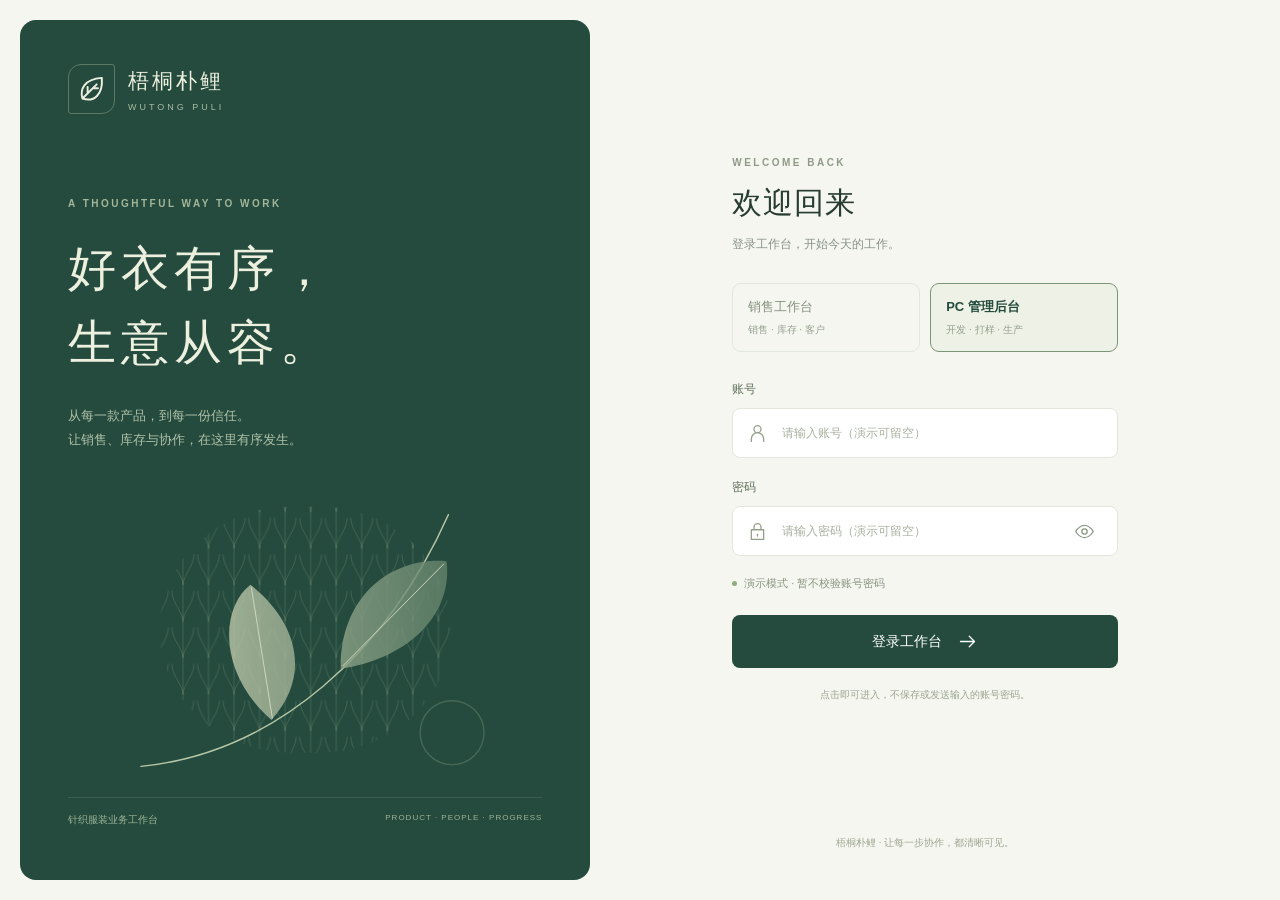
<file: index.html>
<!DOCTYPE html><html lang="zh-CN"><head><script src="assets/preview-entry.js?v=10"></script><meta charset="UTF-8"><meta name="viewport" content="width=device-width, initial-scale=1, viewport-fit=cover"><title>梧桐朴鲤 · PC 后台 · 款号列表</title><style>
:root{--g:#245747;--deep:#193e33;--ink:#293f35;--muted:#7b8b80;--line:#e1e7de;--bg:#f3f5ef;--sand:#f3ead6;--red:#ad5444}*{box-sizing:border-box}body{margin:0;font:14px 'Segoe UI','Microsoft YaHei',sans-serif;color:var(--ink);background:#e7eae2}button,input,select,textarea{font:inherit}button,a,input,select,textarea{-webkit-tap-highlight-color:transparent}button{cursor:pointer;touch-action:manipulation}button,input,select,textarea{border:1px solid var(--line);border-radius:10px;background:white;color:var(--ink);min-height:48px;padding:12px 16px}button{display:inline-flex;align-items:center;justify-content:center;gap:8px;font-weight:500;white-space:nowrap}button:hover{background:#edf2e9;border-color:#91aa95}button:focus-visible,input:focus-visible,select:focus-visible,textarea:focus-visible{outline:3px solid #c5a768;outline-offset:2px}button.primary{background:var(--g);border-color:var(--g);color:white}button.primary:hover{background:#193e33}button.soft{background:#eaf0e5;border-color:#eaf0e5;color:var(--g)}button.plain{border-color:transparent;background:transparent}button:disabled{opacity:.45;cursor:default}.icon{width:21px;height:21px;stroke:currentColor;fill:none;stroke-width:1.65;stroke-linecap:round;stroke-linejoin:round;flex-shrink:0;vertical-align:-5px}.designbar{height:38px;background:#e7ebdf;display:flex;align-items:center;justify-content:space-between;padding:0 22px;font-size:11px;color:#6d7e6e}.designbar a{color:var(--g);text-decoration:none;padding:8px}.designbar b{font-weight:600;margin-right:12px}.shell{max-width:1440px;min-height:calc(100dvh - 38px);margin:auto;background:var(--bg);display:flex}.rail{width:94px;flex-shrink:0;background:var(--deep);color:#b9ccba;padding:22px 10px 16px;display:flex;flex-direction:column;align-items:center;position:sticky;top:0;height:calc(100dvh - 38px)}.logo{display:grid;place-items:center;width:48px;height:48px;border:1px solid #5c7968;border-radius:15px;color:#dbcba7;margin-bottom:30px}.logo .icon{width:31px;height:31px;stroke-width:1.4}.rail nav{width:100%;display:grid;gap:9px}.rail button{border:0;background:transparent;color:#abc2b1;width:100%;padding:12px 3px;min-height:72px;display:flex;flex-direction:column;gap:8px;font-size:11px;position:relative}.rail button.active{background:#315b48;color:#fff}.rail button.active:before{content:'';position:absolute;left:-10px;top:19px;width:3px;height:32px;background:#d2b878;border-radius:0 3px 3px 0}.rail button .icon{width:24px;height:24px}.rail .account{margin-top:auto}.workspace{flex:1;min-width:0}.top{display:flex;align-items:center;justify-content:space-between;padding:0 28px;height:83px;border-bottom:1px solid var(--line);background:#fff}.wordmark{font-weight:600;letter-spacing:3px;font-size:18px}.subbrand{font-size:9px;color:#91a08e;letter-spacing:2px;margin-top:5px}.topright{display:flex;gap:15px;align-items:center}.connection{font-size:11px;color:#7c8e7e;display:flex;gap:6px;align-items:center}.connection .icon{width:14px;height:14px}.profilebtn{padding:6px 10px;border:0;gap:10px}.avatar{width:36px;height:36px;border-radius:50%;background:#e9eddf;color:var(--g);display:grid;place-items:center;font-weight:500}.profilebtn small{font-size:10px;color:#84927f;display:block;text-align:left;margin-top:3px}main{padding:27px 28px 105px}.titleline{display:flex;justify-content:space-between;align-items:center;margin-bottom:23px;gap:15px}.eyebrow{font-size:10px;font-weight:600;letter-spacing:2px;color:#ac8b51;margin-bottom:8px}h1{font-size:27px;letter-spacing:.5px;font-weight:600;margin:0 0 8px}h2{font-size:17px;margin:0;font-weight:600}h3{font-size:14px;margin:0;font-weight:600}p{font-size:12px;line-height:1.8;color:var(--muted);margin:0}.actions{display:flex;gap:10px}.summary{display:grid;grid-template-columns:1.35fr 1fr 1fr;gap:16px;margin-bottom:20px}.summary article{background:#fff;border:1px solid var(--line);border-radius:13px;padding:19px 22px;display:flex;justify-content:space-between;align-items:center}.summary article:first-child{background:var(--g);color:#fff;border-color:var(--g)}.summary label{font-size:12px;opacity:.7;display:block}.summary strong{font-size:30px;font-weight:500;letter-spacing:-.5px;display:inline-block;margin-top:7px}.summary strong small{font-size:12px;font-weight:400;margin-left:6px;opacity:.65}.summary .icon{width:34px;height:34px;opacity:.35}.summary footer{font-size:10px;opacity:.6;margin-top:5px}.panel{border:1px solid var(--line);background:#fff;border-radius:13px;overflow:hidden}.panelhead{padding:20px 22px;display:flex;align-items:center;justify-content:space-between;gap:12px}.tabs{display:flex;gap:7px;flex-wrap:wrap}.tabs button{border:0;background:transparent;color:#81907e;font-size:12px;padding:9px 15px;min-height:46px}.tabs button.active{background:#eaf0e5;color:var(--g)}.tabs button small{font-size:10px;opacity:.65}.toolbar{padding:0 22px 18px;display:flex;gap:10px}.searchbox{position:relative;flex:1;display:flex;align-items:center}.searchbox .icon{position:absolute;left:15px;width:19px;height:19px;color:#92a08c}.searchbox input{width:100%;padding-left:44px;background:#f8faf5}.toolbar select{font-size:12px;min-width:140px}.gridhead,.orderrow{display:grid;grid-template-columns:2.1fr 1.3fr 1.3fr .8fr .9fr 44px;gap:18px;align-items:center;padding:13px 22px}.gridhead{background:#f7f9f3;border-block:1px solid var(--line);font-size:11px;color:#8a9786}.orderrow{min-height:91px;border-bottom:1px solid #edf0e8;position:relative}.orderrow:last-child{border-bottom:0}.orderrow.overdue{background:#fffdf8}.orderrow.overdue:before{content:'';position:absolute;left:0;top:15px;bottom:15px;width:3px;background:#c6975b;border-radius:0 3px 3px 0}.orderrow b{font-size:13px;font-weight:600}.orderrow small{display:block;font-size:11px;color:#8d9989;margin-top:6px}.orderrow .qty{font-size:21px;font-weight:500;font-variant-numeric:tabular-nums;color:var(--red)}.orderrow button{width:48px;padding:0;border:0;background:transparent}.tag{display:inline-flex;align-items:center;gap:5px;font-size:10px;padding:4px 8px;border-radius:5px;background:#eaf2e6;color:#567e54;white-space:nowrap}.tag.amber{background:#f8efd9;color:#a48139}.tag.red{background:#f8eae3;color:#b05e47}.tag.gray{background:#eff1eb;color:#8b9586}.listfoot{display:flex;justify-content:space-between;align-items:center;padding:14px 22px;font-size:11px;color:#889580;border-top:1px solid var(--line)}.listfoot button{min-width:48px;min-height:44px;padding:8px}.stickybar{position:fixed;bottom:0;left:50%;transform:translateX(-50%);width:min(100%,1440px);padding:14px 28px 14px 122px;background:#ffffffef;border-top:1px solid #e0e7d8;display:flex;justify-content:space-between;align-items:center;gap:12px;backdrop-filter:blur(15px);z-index:5}.stickybar p{font-size:11px}.stickybar button{min-width:144px}.two{display:grid;grid-template-columns:1.45fr 1fr;gap:20px}.pad{padding:22px}.stack{display:grid;gap:18px;align-content:start}.thumb{width:82px;height:92px;background:repeating-linear-gradient(65deg,#c8d2bc 0 2px,#dce3d0 2px 5px,#aebfa4 5px 6px);border-radius:10px;display:grid;place-items:center;flex-shrink:0;color:#fff}.thumb .icon{width:53px;height:53px;stroke-width:1.3}.product{display:flex;gap:18px;align-items:center}.product h2{margin:9px 0}.meta{display:grid;grid-template-columns:repeat(3,1fr);gap:20px;padding-top:22px}.meta label{display:block;font-size:11px;color:#8b9883;margin-bottom:8px}.meta b{font-weight:500;font-size:13px}.metricstrip{display:grid;grid-template-columns:repeat(3,1fr);padding:22px 0 4px;border-top:1px solid var(--line);margin-top:22px}.metricstrip>div{text-align:center;border-right:1px solid var(--line)}.metricstrip>div:last-child{border:0}.metricstrip strong{font-size:25px;display:block;margin-bottom:5px;font-weight:500}.metricstrip label{font-size:11px;color:#8a9782}.steps{display:flex;justify-content:space-between;margin-top:25px}.step{flex:1;text-align:center;position:relative;font-size:11px;color:#899782}.step:before{content:'';position:absolute;left:50%;top:16px;height:2px;width:100%;background:#e4eadc}.step:last-child:before{display:none}.step .circle{position:relative;display:grid;place-items:center;border-radius:50%;width:32px;height:32px;background:#edf1e6;margin:0 auto 10px}.step.done .circle{background:#4a7758;color:#fff}.step.now .circle{background:#eee1bd;color:#98783e}.circle .icon{width:18px;height:18px}.step small{display:block;font-size:10px;margin-top:6px}.notice{padding:14px 16px;border-radius:9px;background:#faf2df;font-size:12px;color:#9c7c43;line-height:1.7;display:flex;gap:10px;align-items:flex-start}.notice .icon{width:18px;height:18px;margin-top:2px}.timeline{padding:22px 0 0 10px}.event{padding:0 0 25px 20px;border-left:1px solid #dde4d4;position:relative;font-size:12px}.event:before{content:'';position:absolute;left:-4px;top:4px;width:7px;height:7px;border-radius:50%;background:#7f9b71}.event small{display:block;color:#929e87;font-size:10px;margin-top:7px}.field label{font-size:12px;color:#76866e;display:block;margin-bottom:9px}.field input,.field select,.field textarea{width:100%;min-height:50px}.field textarea{resize:vertical;min-height:85px}.fields{display:grid;grid-template-columns:1fr 1fr;gap:18px;margin-top:20px}.field.full{grid-column:1/-1}.sizegrid{display:grid;grid-template-columns:repeat(4,1fr);gap:12px;margin-top:22px}.sizebox{padding:14px 10px;background:#f7f9f3;border:1px solid var(--line);border-radius:9px;text-align:center}.sizebox label{font-size:12px;color:#87957d;display:block;margin-bottom:12px}.sizebox input{width:100%;font-size:20px;text-align:center;padding:10px;min-width:0}.sizebox button{min-height:44px;width:44px;padding:0}.stepperbuttons{display:flex;justify-content:center;gap:6px;margin-top:8px}.total{margin-top:20px;display:flex;align-items:center;justify-content:space-between}.total strong{font-size:28px;font-weight:500;color:var(--g)}.swatches{display:flex;gap:10px;margin-top:20px;flex-wrap:wrap}.swatches button{min-height:48px;font-size:12px}.swatches button.selected{border:1px solid #4d7651;background:#f1f6eb}.swatch{width:17px;height:17px;border-radius:50%;border:1px solid #00000010}.scanview{background:#e6ece0;min-height:280px;position:relative;display:flex;align-items:center;justify-content:center;flex-direction:column;gap:18px;border-radius:12px;overflow:hidden}.scanview:before{content:'';position:absolute;inset:15px;background:repeating-linear-gradient(0deg,transparent,transparent 24px,#adbea222 25px),repeating-linear-gradient(90deg,transparent,transparent 24px,#adbea222 25px)}.scanview>*{position:relative}.scanview>.icon{width:120px;height:120px;stroke-width:.8;color:#68875c}.scanview .scanline{position:absolute;width:190px;height:2px;background:#aaba7c;box-shadow:0 0 14px #aaba7c;top:49%}.scanoptions{display:grid;grid-template-columns:repeat(4,1fr);gap:8px;margin-bottom:18px}.scanoptions button{flex-direction:column;gap:8px;font-size:11px;min-height:79px}.scanoptions button.selected{border-color:#6c8c5f;background:#edf3e7}.empty-state{min-height:300px;display:flex;align-items:center;justify-content:center;flex-direction:column;text-align:center;gap:15px;padding:30px}.empty-state>.icon{width:60px;height:60px;color:#b3c1a9;stroke-width:1}.largeqty{font-size:35px;font-weight:500;margin:20px 0 5px}.receipt{background:#fffef9;box-shadow:0 8px 25px #3140280b;border:1px solid #e0e4d7;padding:28px 26px;max-width:390px;margin:0 auto;font-family:'Microsoft YaHei',sans-serif}.receipt h2{text-align:center;letter-spacing:4px;font-size:19px}.receipt p{text-align:center;font-size:10px;margin:8px 0 22px}.receipt hr{border:0;border-top:1px dashed #c9d0be;margin:18px 0}.receipt-row{display:flex;justify-content:space-between;margin:12px 0;font-size:11px;gap:10px}.printer{display:flex;align-items:center;gap:15px;padding:17px;border:1px solid var(--line);border-radius:10px;margin-top:16px}.printer>.icon{width:34px;height:34px;color:#749064}.printer p{font-size:11px;margin-top:5px}.switch{margin-left:auto;background:#dfe6d5;color:#7c8e70;border-radius:20px;padding:5px 10px;font-size:10px}.accountgrid{display:grid;grid-template-columns:1.25fr 1fr;gap:20px}.rolecard{width:100%;justify-content:flex-start;margin-top:12px;text-align:left}.rolecard.selected{border-color:#769265;background:#edf3e5}.rolecard small{display:block;color:#8b9980;font-size:11px;margin-top:5px}.modalback{position:fixed;inset:0;background:#203c3266;z-index:20;display:flex;align-items:center;justify-content:center;padding:20px}.modal{background:#fff;border-radius:16px;padding:28px;width:480px;max-width:100%;box-shadow:0 24px 100px #12352644}.modal p{margin-top:14px}.modal footer{display:flex;justify-content:flex-end;gap:10px;margin-top:24px}.toast{position:fixed;left:50%;bottom:95px;transform:translateX(-50%);background:#254d3e;color:#fff;border-radius:10px;padding:15px 24px;font-size:13px;z-index:30;box-shadow:0 8px 28px #243b3433}.error{color:var(--red);font-size:12px;line-height:1.6;margin-top:12px}.login{min-height:calc(100dvh - 38px);display:grid;grid-template-columns:1.1fr 1fr;background:#f5f6f0}.loginart{background:#1d4436;color:#fff;padding:70px;position:relative;overflow:hidden;display:flex;flex-direction:column;justify-content:space-between}.loginart:after{content:'';position:absolute;width:600px;height:600px;right:-150px;bottom:-250px;border:1px solid #67805b55;border-radius:50%;box-shadow:0 0 0 45px #67805b11,0 0 0 90px #67805b11,0 0 0 135px #67805b11}.loginart h1{font-size:38px;line-height:1.6;letter-spacing:4px;margin-top:55px}.loginart p{color:#a7bca4;max-width:330px;margin-top:22px}.loginart .icon{width:58px;height:58px;color:#d6c294}.loginform{display:flex;justify-content:center;align-items:center;padding:35px}.loginform>div{width:340px}.loginform h1{font-size:26px}.loginform .field{margin-top:24px}.loginform button.primary{width:100%;margin-top:28px}.loginform p{margin-top:15px}.backlink{color:var(--g);font-size:12px;display:block;margin-top:25px}.blank{padding:45px;text-align:center;color:#87967c}
@media(min-width:1500px){.shell{border-inline:1px solid #dae1d2}.designbar{padding-inline:max(22px,calc((100vw - 1384px)/2))}}@media(max-width:1050px){.rail{width:80px;padding-inline:8px}.top{padding:0 22px}main{padding:24px 22px 100px}.gridhead,.orderrow{gap:10px;padding-inline:18px;grid-template-columns:1.9fr 1.2fr 1.05fr .8fr .8fr 40px}.orderrow b{font-size:12px}.orderrow small{font-size:10px}.stickybar{padding-left:102px}.summary article{padding:17px}.summary strong{font-size:27px}.summary .icon{width:28px}.toolbar{padding-inline:18px}.two{grid-template-columns:1.35fr 1fr;gap:16px}.sizegrid{gap:7px}.sizebox{padding-inline:7px}.stepperbuttons{gap:3px}.sizebox button{width:38px}.loginart{padding:45px}}@media(max-width:760px){.connection,.subbrand,.designbar span{display:none}.top{height:72px;padding:0 16px}.wordmark{font-size:16px}.rail{width:70px;padding-inline:6px}.rail button{font-size:10px}.logo{width:42px;height:44px}.titleline{align-items:flex-start;flex-wrap:wrap}.summary{gap:8px}.summary article{padding:15px}.summary .icon{display:none}.summary strong{font-size:23px}.summary label{font-size:10px}.summary footer{font-size:9px}.two,.accountgrid{grid-template-columns:1fr}.gridhead,.orderrow{min-width:670px}.orderscroll{overflow:auto}.toolbar{flex-wrap:wrap}.toolbar .searchbox{min-width:100%}.toolbar select{flex:1}.stickybar{padding-left:86px;padding-right:16px}.stickybar p{display:none}.stickybar .actions{width:100%}.stickybar button{flex:1;min-width:0}main{padding:22px 16px 110px}.login{grid-template-columns:1fr}.loginart{display:none}.scanoptions button{padding:10px}.fields{gap:14px}}

/* Keep the fixed action area clear of the permanent touch navigation. */
.stickybar{left:calc(50% + 47px);width:min(calc(100% - 94px),1346px);padding:14px 28px}
.tabs button,.listfoot button{min-height:48px}
.sizegrid{grid-template-columns:repeat(2,minmax(0,1fr))}.sizebox button{min-width:48px;min-height:48px}.stepperbuttons{gap:8px}
.field+label{min-height:48px}
@media(max-width:1050px){.stickybar{left:calc(50% + 40px);width:calc(100% - 80px);padding:14px 22px}}
@media(max-width:760px){.stickybar{left:calc(50% + 35px);width:calc(100% - 70px);padding:14px 16px}}
.rail nav{gap:4px}.rail button{min-height:64px;padding-block:9px}.logo{margin-bottom:19px}
.mastercards{display:grid;grid-template-columns:repeat(3,minmax(0,1fr));gap:18px;padding:0 22px 24px}.stylecard{border:1px solid var(--line);border-radius:12px;overflow:hidden}.fabrichead{height:145px;background:repeating-linear-gradient(65deg,#c7d0ba 0 2px,#dce3ce 2px 5px,#b5c5aa 5px 6px);display:grid;place-items:center;position:relative;color:white}.fabrichead>.icon{width:86px;height:86px;stroke-width:1.1;filter:drop-shadow(0 3px 4px #33452d33)}.fabric-1{background:repeating-linear-gradient(65deg,#d4ccbb 0 2px,#e9e2d1 2px 5px,#c8bea7 5px 6px)}.fabric-2{background:repeating-linear-gradient(65deg,#525c50 0 2px,#707b66 2px 5px,#495443 5px 6px)}.fabrichead .tag{position:absolute;top:12px;left:12px;background:#ffffffdf;color:#607356}.stylebody{padding:19px}.stylebody h2{font-size:16px}.stylemeta{display:flex;gap:12px;color:#919c88;font-size:10px;margin-top:16px}.masterlist{padding:0 22px 22px}.recordbutton{width:100%;justify-content:flex-start;text-align:left;padding:17px;margin-top:12px;gap:16px}.recordbutton>span:first-of-type{flex:1}.recordbutton b{font-size:13px}.recordbutton small{display:block;color:#8c9982;font-size:11px;margin-top:7px;font-weight:400;white-space:normal}.recordicon{background:#edf2e6;border-radius:10px;display:grid;place-items:center;width:46px;height:46px;color:#6e8b5e;flex-shrink:0}.photo-slots{display:flex;gap:14px;margin-top:20px}.photo-sketch{width:145px;height:140px;border:1px solid #dce5d1;background:#edf2e6;border-radius:10px;display:flex;align-items:center;justify-content:center;flex-direction:column;gap:15px;color:#799169}.photo-sketch>.icon{width:62px;height:62px;stroke-width:1.1}.photo-sketch small{font-size:10px}.photo-sketch.muted{background:#f5f6ef;color:#a9b49d}.accessoryrow{display:grid;grid-template-columns:1.1fr 1.1fr 1fr;align-items:center;gap:12px;border-bottom:1px solid var(--line);padding:12px 0;font-size:12px}.accessoryrow:first-of-type{margin-top:15px}.accessoryrow b{font-size:11px;color:#87967a;font-weight:400}.accessoryrow small{font-size:11px;color:#8d9983}.accessoryrow label{display:flex;align-items:center;gap:7px}.accessoryrow input{width:80px;min-width:0;padding:10px}.pricegrid{display:grid;grid-template-columns:repeat(3,minmax(0,1fr));gap:14px;margin-top:20px}.estimatebox{background:#edf3e6;border-radius:12px;padding:23px;margin-top:20px}.estimatebox strong{display:inline-block;font-size:35px;font-weight:500;color:var(--g);margin:16px 0}.estimatebox>span{color:#91a17f;font-size:12px}.estimatebox p{font-size:11px}.settingcard{border:1px solid var(--line);border-radius:12px;padding:22px}.settingcard h2{margin-top:18px;font-size:15px}.settingcard p{margin:12px 0 22px;min-height:44px}.settingcard button{width:100%}.modal{width:600px;max-height:calc(100dvh - 50px);overflow:auto}.modal footer{position:sticky;bottom:-28px;background:#fff;padding:14px 0;margin-bottom:-14px}.modal .fields{margin-top:22px}.processlist{margin-top:20px}.processlist>div{display:flex;gap:15px;align-items:center;border-bottom:1px solid var(--line);padding:14px 0}.processlist>div>span{border-radius:50%;background:#edf2e5;display:grid;place-items:center;width:28px;height:28px}.processlist small{color:#8b9a7e;margin-left:auto;font-size:11px}.permissionlist{display:grid;grid-template-columns:1fr 1fr;gap:15px;margin-top:10px}.permissionlist b{color:var(--ink)}input:disabled{background:#f6f8f2;color:#6f7e66;opacity:1}
@media(max-width:1050px){.mastercards{gap:12px;padding-inline:18px}.stylebody{padding:15px}.stylebody h2{font-size:14px}.pricegrid{grid-template-columns:1fr 1fr}.mastercards.settingscards{grid-template-columns:1fr 1fr}}
@media(max-width:760px){.mastercards{grid-template-columns:1fr 1fr}.masterlist{padding-inline:16px}.recordbutton{gap:10px}.recordbutton .tag{display:none}.recordicon{width:38px;height:42px}.permissionlist{grid-template-columns:1fr}.rail button{min-height:60px}.logo{margin-bottom:12px}.stylemeta{gap:8px}.fabrichead{height:120px}}

.rail{overflow-y:auto}.rail nav{gap:3px}.rail button{min-height:61px;gap:6px}.rail .logo{margin-bottom:14px}.rail .account{min-height:61px}.recordicon.large{width:68px;height:68px}.recordicon.large .icon{width:36px;height:36px}.samplecards{display:grid;grid-template-columns:1fr 1fr;gap:18px;padding:0 22px 24px}.samplecard{border:1px solid var(--line);border-radius:12px;padding:22px}.sampletop{display:flex;gap:18px;align-items:center}.sampletop h2{font-size:16px;margin:10px 0}.sampletop p{font-size:11px}.sampletop .thumb{width:66px;height:82px}.samplefacts{display:grid;grid-template-columns:1fr 1fr;gap:20px 18px;margin-top:22px}.samplefacts label{display:block;color:#8a9880;font-size:11px;margin-bottom:8px}.samplefacts b{font-size:12px;font-weight:500;line-height:1.6}.samplefoot{display:flex;align-items:center;justify-content:space-between;gap:12px;margin-top:23px;padding-top:17px;border-top:1px solid var(--line)}.samplefoot>span{font-size:10px;color:#86967a;line-height:1.6}.samplefoot button{font-size:12px;flex-shrink:0}.sampleflow{display:grid;grid-template-columns:repeat(7,1fr);gap:8px}.sampleflow>div{position:relative;text-align:center;font-size:11px;color:#8b9981}.sampleflow>div:before{content:'';position:absolute;left:60%;right:-40%;top:17px;height:1px;background:#dce5d0}.sampleflow>div:last-child:before{display:none}.sampleflow span{position:relative;display:grid;place-items:center;background:#edf2e6;color:#92a282;width:34px;height:34px;border-radius:50%;margin:0 auto 13px}.sampleflow b{font-size:11px;font-weight:500;display:block;min-height:28px;line-height:1.5}.sampleflow .done span{background:#4b7655;color:#fff}.sampleflow .current span{background:#eddfb9;color:#8f713a}.sampleflow .current b{color:#8f713a}.sampleflow .icon{width:18px;height:18px}.textbutton{border:0;background:none;padding:0;justify-content:flex-start;text-align:left;white-space:normal;font-size:12px;min-height:48px}.textbutton .icon{width:15px;height:15px}.modal textarea{min-height:95px}
@media(max-width:1050px){.samplecards{padding-inline:18px;gap:12px}.samplecard{padding:18px}.sampletop{gap:12px}.sampletop h2{font-size:14px}.samplefacts{gap:16px 12px}.sampleflow b{font-size:10px}.rail button{min-height:58px}.samplefoot{align-items:flex-start;flex-direction:column}.samplefoot button{width:100%}}
@media(max-width:760px){.samplecards{grid-template-columns:1fr}.sampleflow{gap:3px}.sampleflow b{font-size:9px}.sampleflow span{width:28px;height:28px}.sampleflow>div:before{top:14px}.samplefacts{grid-template-columns:1fr 1fr}.rail button{min-height:56px}}

.devscroll{overflow:auto}.devtable{border-collapse:collapse;width:100%;min-width:870px;text-align:left;font-size:12px}.devtable th{font-size:11px;font-weight:400;color:#87957e;background:#f6f8f1;padding:15px 19px;border-block:1px solid var(--line);white-space:nowrap}.devtable td{padding:20px 19px;border-bottom:1px solid #e9eee1;vertical-align:middle}.devtable td b{font-weight:600}.devtable td small{display:block;color:#8d9b82;font-size:10px;line-height:1.7;margin-top:5px}.devtable td button{font-size:12px;padding-inline:13px;min-height:48px;white-space:nowrap}.devname{display:flex;align-items:center;gap:13px;min-width:180px}.mini-shirt{width:42px;height:52px;display:grid;place-items:center;background:#eaf0e1;border-radius:8px;color:#819770;flex-shrink:0}.mini-shirt .icon{width:28px;height:28px}.devprogress{height:4px;width:100px;background:#eaf0e2;border-radius:4px;margin-top:12px;overflow:hidden}.devprogress i{display:block;height:100%;background:#8ca47c}.devflow{display:grid;grid-template-columns:repeat(8,minmax(0,1fr));gap:8px;margin-top:20px}.devflow>div{position:relative;text-align:center;font-size:11px;color:#8b9981}.devflow>div:before{content:'';position:absolute;left:60%;right:-40%;top:17px;height:1px;background:#dce5d0}.devflow>div:last-child:before{display:none}.devflow span{position:relative;display:grid;place-items:center;background:#edf2e6;color:#92a282;width:34px;height:34px;border-radius:50%;margin:0 auto 13px}.devflow b{font-size:11px;font-weight:500;display:block;min-height:28px;line-height:1.5}.devflow .done span{background:#4b7655;color:#fff}.devflow .current span{background:#eddfb9;color:#8f713a}.devflow .current b{color:#8f713a}.devflow .icon{width:18px;height:18px}.devattachments{display:flex;gap:12px;flex-wrap:wrap;margin:18px 0}.devattachments>span{display:flex;gap:8px;align-items:center;border:1px dashed #cbd8be;border-radius:8px;padding:16px;color:#839777;font-size:11px}.rail{padding-top:15px}.rail button{min-height:56px;padding-block:7px}.rail .logo{margin-bottom:10px}.rail .account{min-height:52px}.rail nav{gap:1px}
@media(max-width:1050px){.devtable th,.devtable td{padding-inline:14px}.devflow{gap:4px}.devflow b{font-size:10px}.rail .logo{width:40px;height:42px}.rail button{min-height:54px}}
@media(max-width:760px){.devflow{grid-template-columns:repeat(4,1fr);gap:15px}.devflow>div:nth-child(4):before{display:none}.rail button{min-height:51px}}

body{background:#f3f5ef}.shell{max-width:none;min-height:calc(100dvh - 42px)}.designbar{height:42px;padding:0 24px;background:#e8ecdf;position:sticky;top:0;z-index:12}.designbar a{font-size:12px}.rail{width:224px;align-items:stretch;padding:26px 16px 18px;height:calc(100dvh - 42px);top:42px}.rail .logo{margin:0 0 32px 10px;width:44px;height:46px;position:relative;overflow:visible}.rail .logo:after{content:'梧桐朴鲤';position:absolute;left:58px;width:120px;color:#eef2e8;letter-spacing:2px;font-size:17px;font-weight:600}.rail nav{gap:7px}.rail button{flex-direction:row;justify-content:flex-start;gap:13px;min-height:49px;padding:13px 15px;font-size:13px;border-radius:7px}.rail button .icon{width:20px;height:20px}.rail button.active:before{left:0;top:11px;height:28px;width:3px}.rail .account{margin-top:auto}.top{height:72px;padding-inline:32px}.subbrand{letter-spacing:1px}.wordmark{font-size:16px}.workspace{min-width:0}.workspace main{padding:28px 32px 100px;max-width:1800px;margin:auto}h1{font-size:27px}.stickybar{left:224px;transform:none;width:calc(100% - 224px);padding:14px 32px}.devtable{min-width:1000px}.devtable th{padding:14px 20px}.devtable td{padding:20px}.devtable td button{min-height:40px}.two{grid-template-columns:minmax(0,1.5fr) minmax(0,1fr)}.samplecards{grid-template-columns:repeat(3,minmax(0,1fr))}.sampletop{gap:14px}.sampletop .thumb{width:58px;height:74px}.samplefoot{flex-wrap:wrap}.samplefoot button{margin-left:auto}.devflow{margin-top:24px}.platform-current{padding:7px 12px;background:#fff;border-radius:5px;color:#31553c;font-weight:600}.platform-links{display:flex;align-items:center;gap:14px}.desktop-notice{color:#8c9b80}
.rail{overflow-x:hidden}.devtable th:last-child,.devtable td:last-child{position:sticky;right:0;box-shadow:-8px 0 14px #263d3010}.devtable th:last-child{background:#f6f8f1}.devtable td:last-child{background:#fff}
@media(max-width:1250px){.rail{width:200px}.rail .logo:after{width:108px}.stickybar{left:200px;width:calc(100% - 200px)}.workspace main{padding-inline:24px}.samplecards{grid-template-columns:1fr 1fr}}
@media(max-width:900px){.rail{width:176px;padding-inline:10px}.rail .logo:after{font-size:14px;left:51px;width:90px}.rail button{font-size:12px;padding-inline:10px;gap:9px}.stickybar{left:176px;width:calc(100% - 176px)}.two{grid-template-columns:1fr}.top{padding-inline:20px}.workspace main{padding-inline:20px}.designbar{padding-inline:14px}.designbar span{display:inline}.mastercards{grid-template-columns:1fr 1fr}}

</style></head><body><svg xmlns="http://www.w3.org/2000/svg" style="position:absolute;width:0;height:0;overflow:hidden" aria-hidden="true"><defs><symbol id="i-arrow-left" viewBox="0 0 24 24"><path d="M20 12H5m6-6-6 6 6 6"/></symbol><symbol id="i-arrow-right" viewBox="0 0 24 24"><path d="M4 12h15m-6-6 6 6-6 6"/></symbol><symbol id="i-bom" viewBox="0 0 24 24"><path d="m8 4-5 3-1 5 4 1 1-3v11h10V10l1 3 4-1-1-5-5-3c0 4-8 4-8 0Z"/><path d="M9 17h6M9 19h6"/></symbol><symbol id="i-brand" viewBox="0 0 24 24"><path d="M5 4v11c0 5 7 5 7 0V4M12 4v11c0 5 7 5 7 0V4M3 8l18 8M3 13l18-6"/></symbol><symbol id="i-check" viewBox="0 0 24 24"><path d="m5 12 4.5 4.5L19 7"/></symbol><symbol id="i-clock" viewBox="0 0 24 24"><circle cx="12" cy="12" r="9"/><path d="M12 7v5l3.5 2"/></symbol><symbol id="i-download" viewBox="0 0 24 24"><path d="M12 3v12m-5-5 5 5 5-5M4 16v5h16v-5"/></symbol><symbol id="i-materials" viewBox="0 0 24 24"><ellipse cx="12" cy="5" rx="7" ry="2.5"/><path d="M5 5v14c0 3.3 14 3.3 14 0V5M5 9c3 2 11 2 14 0M5 13c3 2 11 2 14 0M5 17c3 2 11 2 14 0"/></symbol><symbol id="i-orders" viewBox="0 0 24 24"><rect x="5" y="4" width="14" height="17" rx="2"/><path d="M9 4V2.5h6V4M8.5 9h7M8.5 13h7M8.5 17h4"/></symbol><symbol id="i-plus" viewBox="0 0 24 24"><path d="M12 5v14M5 12h14"/></symbol><symbol id="i-printer" viewBox="0 0 24 24"><path d="M7 8V3h10v5M7 17H3V8h18v9h-4M7 14h10v7H7Z"/><path d="M17 11h1"/></symbol><symbol id="i-production" viewBox="0 0 24 24"><rect x="3" y="4" width="18" height="16" rx="2"/><path d="M9 4v16M15 4v16M5.5 8h1M11.5 8h1M17.5 8h1M5.5 12h1M11.5 12h1M17.5 16h1"/></symbol><symbol id="i-reports" viewBox="0 0 24 24"><path d="M5 3h10l4 4v14H5ZM15 3v5h4M8 17v-3M12 17v-6M16 17v-4"/></symbol><symbol id="i-scan" viewBox="0 0 24 24"><path d="M8 3H3v5M16 3h5v5M3 16v5h5M21 16v5h-5M7 8v8M10 7v10M14 7v10M17 8v8M2 12h20"/></symbol><symbol id="i-search" viewBox="0 0 24 24"><circle cx="10.5" cy="10.5" r="6.5"/><path d="m15.5 15.5 5 5"/></symbol><symbol id="i-settings" viewBox="0 0 24 24"><path d="M4 6h16M4 12h16M4 18h16"/><rect x="7" y="3.5" width="4" height="5" rx="1" fill="var(--icon-bg,#193f35)"/><rect x="14" y="9.5" width="4" height="5" rx="1" fill="var(--icon-bg,#193f35)"/><rect x="8" y="15.5" width="4" height="5" rx="1" fill="var(--icon-bg,#193f35)"/></symbol><symbol id="i-shipping" viewBox="0 0 24 24"><path d="m3 7 9-4 9 4v12l-9 3-9-3ZM3 7l9 4 9-4M12 11v11M7.5 5l9 4v5"/></symbol><symbol id="i-status" viewBox="0 0 24 24"><circle cx="12" cy="12" r="7" fill="currentColor" stroke="none"/></symbol><symbol id="i-team" viewBox="0 0 24 24"><circle cx="9" cy="8" r="3"/><path d="M3 20v-2a6 6 0 0 1 12 0v2M16 5a3 3 0 0 1 0 6M18 14c2 1 3 2 3 4v2"/></symbol><symbol id="i-trend" viewBox="0 0 24 24"><path d="m4 18 6-6 4 3 6-10M14 5h6v6"/></symbol><symbol id="i-minus" viewBox="0 0 24 24"><path d="M5 12h14"/></symbol><symbol id="i-chevron-down" viewBox="0 0 24 24"><path d="m6 9 6 6 6-6"/></symbol><symbol id="i-refresh" viewBox="0 0 24 24"><path d="M20 9a8 8 0 0 0-14-3L3 9m0-6v6h6M4 15a8 8 0 0 0 14 3l3-3m0 6v-6h-6"/></symbol><symbol id="i-edit" viewBox="0 0 24 24"><path d="m14 5 5 5M4 20l5-1L21 7a2 2 0 0 0 0-3l-1-1a2 2 0 0 0-3 0L5 15ZM4 20l1-5 4 4"/></symbol><symbol id="i-factory" viewBox="0 0 24 24"><path d="M3 21V10l6 3V7l6 4V3h5v18ZM3 21h18M6 16v2M10 16v2M15 16v2M18 6h2"/></symbol><symbol id="i-sample" viewBox="0 0 24 24"><path d="M5 3h9l5 5v13H5ZM14 3v5h5M8 12l2-1c0 2 4 2 4 0l2 1-1 3-1-1v5h-4v-5l-1 1Z"/></symbol></defs></svg><div class="designbar"><div><b>PC 后台 / V7</b><span class="platform-description">独立终端设计 · 演示数据 · 自绘 SVG 图标</span></div><div class="platform-links"><span class="platform-current">PC 后台</span><a href="./sales.html">iPad 销售端</a></div></div><div id="root"></div><div id="overlay"></div><script>
const icon=(n)=>`<svg class="icon" aria-hidden="true" focusable="false" viewBox="0 0 24 24"><use href="#i-${n}"></use></svg>`;
const data=[{id:'PL261108-016',customer:'杭州青禾服饰',store:'杭州展厅',style:'WT-2608',name:'羊绒混纺圆领衫',color:'雾松绿',date:'11-13',qty:1200,sent:800,stage:4,pct:84,urgent:true},{id:'PL261110-023',customer:'上海素集服装',store:'上海展厅',style:'WT-2612',name:'全羊毛半高领衫',color:'燕麦米',date:'11-16',qty:800,sent:0,stage:2,pct:56,urgent:true},{id:'PL261111-028',customer:'南京木序商贸',store:'杭州展厅',style:'WT-2605',name:'细针羊毛开衫',color:'黑绷带',date:'11-17',qty:600,sent:200,stage:3,pct:72},{id:'PL261112-031',customer:'苏州知织服饰',store:'苏州展厅',style:'WT-2618',name:'绞花宽松套头衫',color:'暖砂棕',date:'11-21',qty:1000,sent:0,stage:0,pct:28},{id:'PL261105-009',customer:'杭州青禾服饰',store:'杭州展厅',style:'WT-2608',name:'羊绒混纺圆领衫',color:'雾松绿',date:'11-10',qty:500,sent:500,stage:6,pct:100}];
let route='orders',role='系统管理员',activeFilter='全部批次',selected=data[0],scanType='工序报工',scanned=false,warehouseType='发货登记',formSizes=[100,150,150,100],draft=false,printType='送货单',chosenColor='雾松绿';
const stageNames=['织片','缝合','套口','洗水','后整','质检'];const number=n=>n.toLocaleString('zh-CN');const scoped=()=>role==='销售员'?data.filter(o=>o.store==='杭州展厅'):data;
function header(en,title,desc,actions=''){return `<div class="titleline"><div><div class="eyebrow">${en}</div><h1>${title}</h1><p>${desc}</p></div><div class="actions">${actions}</div></div>`}
function bottom(note,actions){return `<footer class="stickybar"><p>${note}</p><div class="actions">${actions}</div></footer>`}
function navList(){return role==='销售员'?[['orders','orders','批次订单'],['new','plus','新增订货'],['scan','scan','扫码查询'],['print','printer','单据打印']]:role==='仓库管理员'?[['orders','orders','批次查询'],['scan','scan','扫码作业'],['warehouse','shipping','仓储发货'],['print','printer','单据打印']]:[['orders','orders','批次订单'],['new','plus','新增订货'],['scan','scan','扫码作业'],['print','printer','单据打印']]}
function go(p){route=p;if(p==='login'){document.getElementById('root').innerHTML=loginPage();return}let n=navList();document.getElementById('root').innerHTML=`<div class="shell"><aside class="rail"><div class="logo" title="梧桐朴鲤">${icon('brand')}</div><nav>${n.map(([id,ic,t])=>`<button class="${p===id||p==='detail'&&id==='orders'||['style','bom','party'].includes(p)&&id==='master'||p==='sampleDetail'&&id==='samples'||p==='devDetail'&&id==='develop'?'active':''}" onclick="go('${id}')">${icon(ic)}${t}</button>`).join('')}</nav><button class="account ${p==='profile'?'active':''}" onclick="go('profile')">${icon('team')}我的</button></aside><div class="workspace"><header class="top"><div><div class="wordmark">梧桐朴鲤</div><div class="subbrand">KNITWEAR WORKSPACE</div></div><div class="topright"><div class="connection">${icon('status')}演示模式</div><button class="profilebtn" onclick="go('profile')"><span class="avatar">林</span><span>林予安<small>${role} · ${role==='销售员'?'杭州展厅':'业务工作台'}</small></span>${icon('chevron-down')}</button></div></header><main>${({orders:ordersPage,new:newPage,detail:detailPage,scan:scanPage,warehouse:warehousePage,print:printPage,profile:profilePage,master:masterPage,style:stylePage,bom:bomPage,party:partyPage,samples:samplesPage,sampleDetail:sampleDetailPage,develop:developPage,devDetail:devDetailPage})[p]()}</main></div></div>`;if(p==='orders')filterRows();window.scrollTo(0,0)}
function ordersPage(){let a=scoped(),q=a.reduce((s,o)=>s+o.qty-o.sent,0),near=a.filter(o=>o.date<='11-17'&&o.qty>o.sent).length;return header('ORDER WORKSPACE','批次订单','2026年11月14日，星期六 · 让每一批交付都有着落。',`<button class="soft" onclick="refreshList()">${icon('refresh')}刷新</button>${role==='仓库管理员'?'':`<button class="primary" onclick="go('new')">${icon('plus')}新增订货</button>`}`)+`<div class="summary"><article><div><label>待发 / 欠货总数</label><strong>${number(q)}<small>件</small></strong><footer>订货总数 − 累计已发</footer></div>${icon('shipping')}</article><article><div><label>交期需关注</label><strong>${near}<small>个批次</small></strong><footer>逾期 1 · 临期 ${near-1}</footer></div>${icon('clock')}</article><article><div><label>跟进中的批次</label><strong>${a.filter(o=>o.qty>o.sent).length}<small>个</small></strong><footer>${role==='销售员'?'仅本人负责门店':'按岗位查看数据'}</footer></div>${icon('orders')}</article></div><section class="panel"><div class="panelhead"><div class="tabs">${['全部批次','交期预警','已完成'].map(t=>`<button class="${activeFilter===t?'active':''}" onclick="setFilter('${t}')">${t}</button>`).join('')}</div><span class="tag gray">${role==='销售员'?'我的门店':'全部门店'}</span></div><div class="toolbar"><div class="searchbox">${icon('search')}<input id="search" aria-label="搜索批次" placeholder="搜索批次号、客户、款号" oninput="filterRows()"></div><select id="status" aria-label="发货状态" onchange="filterRows()"><option>全部发货状态</option><option>未发</option><option>部分发货</option><option>全部发完</option></select><button class="soft" onclick="setFilter('全部批次')">重置</button></div><div class="orderscroll"><div class="gridhead"><span>批次 / 客户</span><span>款式 / 色号</span><span>交货日期</span><span>待发 / 件</span><span>发货状态</span><span></span></div><div id="orderrows"></div></div><div class="listfoot"><span id="rowcount"></span><span>第 1 页 · 每页 10 条</span></div></section>`+bottom('触控操作 · 点击行末按钮查看批次全流程',`<button onclick="go('print')">${icon('printer')}打印单据</button><button class="primary" onclick="scanned=false;go('scan')">${icon('scan')}扫码进入</button>`)}
function status(o){return o.sent===o.qty?'全部发完':o.sent?'部分发货':'未发'}function setFilter(t){activeFilter=t;go('orders')}
function filterRows(){let q=document.getElementById('search').value.toLowerCase(),s=document.getElementById('status').value,a=scoped().filter(o=>(o.id+o.customer+o.style).toLowerCase().includes(q)&&(s==='全部发货状态'||s===status(o))&&(activeFilter==='全部批次'||activeFilter==='已完成'&&o.qty===o.sent||activeFilter==='交期预警'&&o.qty>o.sent&&o.date<='11-17'));document.getElementById('orderrows').innerHTML=a.map(o=>`<div class="orderrow ${o.date<'11-14'&&o.sent<o.qty?'overdue':''}"><div><b>${o.id}</b> ${o.urgent?'<span class="tag amber">急</span>':''}<small>${o.customer}</small></div><div><b>${o.style}</b><small>${o.color}</small></div><div><b ${o.date<'11-14'&&o.sent<o.qty?'style="color:var(--red)"':''}>2026-${o.date}</b><small>${o.sent===o.qty?'已交付':o.date<'11-14'?'逾期 1 天':o.date<='11-17'?'临近交期':'交期正常'}</small></div><div class="qty">${number(o.qty-o.sent)}</div><div><span class="tag ${o.sent===o.qty?'':o.sent?'amber':'gray'}">${status(o)}</span></div><button aria-label="查看 ${o.id} 详情" onclick="openDetail('${o.id}')">${icon('arrow-right')}</button></div>`).join('')||'<div class="blank">没有符合条件的批次，请调整筛选。</div>';document.getElementById('rowcount').textContent=`共 ${a.length} 个批次 · 待发 ${number(a.reduce((s,o)=>s+o.qty-o.sent,0))} 件`}
function refreshList(){filterRows();toast('已刷新演示列表')}function openDetail(id){selected=data.find(o=>o.id===id);go('detail')}
function detailPage(){let o=selected;return header('BATCH DETAIL',o.id,`${o.customer} · ${o.store}`,`<button onclick="go('orders')">${icon('arrow-left')}返回列表</button>`)+`<div class="two"><div class="stack"><section class="panel pad"><div class="product"><div class="thumb">${icon('bom')}</div><div><span class="tag ${o.urgent?'amber':'gray'}">${o.urgent?'加急批次':'普通批次'}</span><h2>${o.name}</h2><p>${o.style} / ${o.color} / S—XL</p></div></div><div class="metricstrip"><div><strong>${number(o.qty)}</strong><label>订货 / 件</label></div><div><strong>${number(o.sent)}</strong><label>已发 / 件</label></div><div><strong style="color:var(--red)">${number(o.qty-o.sent)}</strong><label>待发 / 欠货</label></div></div><div class="meta"><div><label>约定交期</label><b>2026-${o.date}</b></div><div><label>对接店员</label><b>林予安</b></div><div><label>发货状态</label><span class="tag amber">${status(o)}</span></div></div></section><section class="panel pad"><div style="display:flex;justify-content:space-between"><h2>生产进度</h2><span class="tag">${o.pct}% · ${stageNames[o.stage]||'已入库'}</span></div><div class="steps">${stageNames.map((s,i)=>`<div class="step ${i<o.stage?'done':i===o.stage?'now':''}"><div class="circle">${i<o.stage?icon('check'):i+1}</div>${s}<small>${i<o.stage?'已完成':i===o.stage?'进行中':'待开始'}</small></div>`).join('')}</div><p style="margin-top:22px">生产进度与发货状态分别追踪，欠货以实际发货记录为准。</p></section><section class="panel pad"><h2>尺码与数量</h2><div class="meta" style="grid-template-columns:repeat(4,1fr)">${['S','M','L','XL'].map((s,i)=>`<div><label>${s}</label><b>${o.qty*[.2,.3,.3,.2][i]} 件</b></div>`).join('')}</div></section></div><div class="stack"><div class="notice">${icon('clock')}<span>${o.qty===o.sent?'本批次已全部发完。':o.date<'11-14'?'此批次已逾期 1 天，请优先跟进剩余交付。':'请持续跟进工序进度与约定交期。'}</span></div><section class="panel pad"><h2>履约记录</h2><p style="margin-top:7px">${o.id} · 演示关联记录</p><div class="timeline">${o.sent>0?`<div class="event">已发货 ${number(o.sent)} 件<small>仓库登记 · 累计发货数量</small></div>`:''}<div class="event">${o.stage===6?'生产完成并入库':'当前工序：'+stageNames[o.stage]}<small>生产进度 ${o.pct}% · 工单汇总</small></div><div class="event">审单通过，关联款式 ${o.style}<small>跟单员 · BOM 版本冻结</small></div><div class="event">创建批次订单 ${number(o.qty)} 件<small>林予安 · ${o.store}</small></div></div></section><section class="panel pad"><h3>跟单备注</h3><p style="margin-top:12px">按确认样衣生产；同色优先使用同一缸号，包装按客户标准执行。</p></section></div></div>`+bottom('批次变更与业务操作需保留操作日志',`${role==='跟单员'?`<button onclick="editDelivery()">${icon('edit')}修改交期</button>`:''}<button class="primary" onclick="go('print')">${icon('printer')}打印此批次</button>`)}
function newPage(){return header('NEW ORDER','新增订货','选择客户与款式，按尺码录入本批次数量。',`<button onclick="go('orders')">${icon('arrow-left')}返回</button>`)+`<div class="two"><div class="stack"><section class="panel pad"><h2>01　客户与交期</h2><div class="fields"><div class="field"><label for="customer">客户</label><select id="customer"><option>杭州青禾服饰</option><option>上海素集服装</option><option>南京木序商贸</option></select></div><div class="field"><label for="store">下单门店</label><select id="store"><option>杭州展厅</option>${role==='销售员'?'':'<option>上海展厅</option>'}</select></div><div class="field"><label for="orderDate">下单日期</label><input id="orderDate" type="date" value="2026-11-14"></div><div class="field"><label for="dueDate">交货日期</label><input id="dueDate" type="date" value="2026-11-25"></div></div></section><section class="panel pad"><h2>02　款式与色号</h2><div class="product" style="margin-top:20px"><div class="thumb">${icon('bom')}</div><div><span class="tag gray">款式档案</span><h2>羊绒混纺圆领衫</h2><p>WT-2608 · 10% 羊绒 / 90% 羊毛</p></div></div><div class="swatches">${[['雾松绿','#88997a'],['燕麦米','#d8ceb4'],['黑绷带','#414942']].map(([n,c])=>`<button class="${chosenColor===n?'selected':''}" onclick="chooseColor('${n}',this)"><span class="swatch" style="background:${c}"></span>${n}</button>`).join('')}</div></section></div><div class="stack"><section class="panel pad"><h2>03　尺码配比</h2><p style="margin-top:7px">可直接输入，或使用加减按钮调整。</p><div class="sizegrid">${['S','M','L','XL'].map((s,i)=>`<div class="sizebox"><label for="size${i}">${s}</label><input id="size${i}" type="number" min="0" step="1" value="${formSizes[i]}" oninput="updateQty()"><div class="stepperbuttons"><button aria-label="减少 ${s} 数量" onclick="adjustQty(${i},-10)">${icon('minus')}</button><button aria-label="增加 ${s} 数量" onclick="adjustQty(${i},10)">${icon('plus')}</button></div></div>`).join('')}</div><div class="total"><p>本批次订货总数</p><div><strong id="totalQty">${formSizes.reduce((a,b)=>a+b,0)}</strong> <span style="color:#8b9980">件</span></div></div><p id="qtyError" class="error"></p></section><section class="panel pad"><div class="field"><label for="remark">订单备注</label><textarea id="remark" placeholder="填写交付、工艺或包装要求"></textarea></div><label style="display:flex;align-items:center;gap:10px;margin-top:15px;font-size:12px"><input type="checkbox" id="urgent" style="width:22px;min-height:22px;height:22px;accent-color:#245747">设为加急批次</label></section><p>提交后由系统生成唯一批次号，数量按尺码明细汇总。</p></div></div>`+bottom('设计预览 · 表单不写入真实订单',`<button onclick="saveDraft()">${icon('orders')}暂存本次草稿</button><button class="primary" onclick="reviewOrder()">确认订货${icon('arrow-right')}</button>`)}
function chooseColor(c,el){chosenColor=c;document.querySelectorAll('.swatches button').forEach(b=>b.classList.remove('selected'));el.classList.add('selected')}
function updateQty(){formSizes=[0,1,2,3].map(i=>Number(document.getElementById('size'+i).value));let valid=formSizes.every(n=>Number.isInteger(n)&&n>=0);document.getElementById('totalQty').textContent=valid?number(formSizes.reduce((a,b)=>a+b,0)):'—';document.getElementById('qtyError').textContent=valid?'':'尺码数量必须为非负整数。'}
function adjustQty(i,d){let input=document.getElementById('size'+i);input.value=Math.max(0,(Number(input.value)||0)+d);updateQty()}
function saveDraft(){updateQty();if(formSizes.some(n=>!Number.isInteger(n)||n<0)){return}draft=true;toast('尺码草稿已暂存于本次页面会话，刷新后清除')}
function reviewOrder(){updateQty();let total=formSizes.reduce((a,b)=>a+b,0);if(formSizes.some(n=>!Number.isInteger(n)||n<0)||total<=0){document.getElementById('qtyError').textContent='请至少填写 1 件有效订货数量。';return}let due=document.getElementById('dueDate').value;if(!due||due<document.getElementById('orderDate').value){toast('交货日期不得早于下单日期');return}modal('确认本次订货',`<p>${document.getElementById('customer').value} · ${chosenColor}</p><div class="largeqty">${number(total)} <small style="font-size:14px">件</small></div><p>交期 ${due} · ${document.getElementById('urgent').checked?'加急批次':'普通批次'}</p><p>本次为 UI 演示，确认后展示完成提示，不创建真实业务单据。</p>`,'完成预览',"closeModal();toast('订货流程预览完成，未创建真实订单')")}
function scanPage(){let opts=role==='销售员'?['库存查询']:role==='跟单员'?['工序报工','库存查询']:['成品入库','发货登记','库存查询'];if(!opts.includes(scanType))scanType=opts[0];return header('SCAN WORKSPACE','扫码工作台','按业务场景识别款号、工单或批次。')+`<div class="two"><section class="panel pad"><div class="scanoptions" style="grid-template-columns:repeat(${opts.length},1fr)">${opts.map(t=>`<button class="${scanType===t?'selected':''}" onclick="scanType='${t}';scanned=false;go('scan')">${icon(t==='工序报工'?'production':t==='库存查询'?'search':'shipping')}${t}</button>`).join('')}</div><div class="scanview">${icon('scan')}<div class="scanline"></div><p>将条码放入识别区域</p><span class="tag gray">相机占位 · 未启用摄像头</span></div><div style="display:flex;gap:10px;margin-top:18px"><input id="manualCode" aria-label="手动输入编号" placeholder="输入工单 / 款号 / 批次号" style="width:100%;min-width:0"><button onclick="scanManual()">查询</button></div><button class="soft" style="width:100%;margin-top:12px" onclick="scanned=true;go('scan')">${icon('scan')}模拟识别演示条码</button><p class="error" id="scanError"></p></section><section class="panel pad">${scanned?scanResult():`<div class="empty-state">${icon('orders')}<h2>等待识别</h2><p>识别后展示关联批次与可操作内容，<br>无需重复选择订单。</p></div><div class="notice">${icon('clock')}<span>离线暂存范围待确认。当前原型不模拟真实联网同步。</span></div>`}</section></div>`+bottom('模拟条码：MO261108-016-01 / WT-2608 / PL261108-016',`<button onclick="go('orders')">${icon('arrow-left')}返回批次</button>`)}
function scanManual(){let v=document.getElementById('manualCode').value.trim();if(!['MO261108-016-01','WT-2608','PL261108-016'].includes(v)){document.getElementById('scanError').textContent='未找到演示记录，请输入下方示例编号或选择模拟识别。';return}scanned=true;go('scan')}
function scanResult(){let inventory=scanType==='库存查询';return `<span class="tag">${icon('check')}识别成功 · 演示</span><h2 style="margin:22px 0 10px">${inventory?'WT-2608':'MO261108-016-01'}</h2><p>羊绒混纺圆领衫 / 雾松绿<br>关联批次 PL261108-016</p>${inventory?'<div class="largeqty">200 <small style="font-size:14px">件可发库存</small></div><p>库位 A-03-02 · 本批次关联库存</p>':`<div class="meta" style="grid-template-columns:1fr 1fr"><div><label>当前工序</label><b>后整</b></div><div><label>剩余可报</label><b>200 件</b></div></div>`}${scanType==='工序报工'?`<div class="fields"><div class="field"><label for="goodQty">本次完成 / 件</label><input id="goodQty" type="number" min="1" max="200" value="100"></div><div class="field"><label for="team">报工班组</label><select id="team"><option>后整一组</option><option>后整二组</option></select></div></div><p class="error" id="reportError"></p><button class="primary" style="width:100%;margin-top:24px" onclick="submitWork()">${icon('check')}确认报工预览</button>`:inventory?`<button style="width:100%;margin-top:24px" onclick="selected=data[0];go('detail')">查看关联批次${icon('arrow-right')}</button>`:`<button class="primary" style="width:100%;margin-top:24px" onclick="warehouseType='${scanType}';selected=data[0];go('warehouse')">进入${scanType}${icon('arrow-right')}</button>`}<p style="margin-top:22px">所有数量和状态仅用于页面交互演示。</p>`}
function submitWork(){let n=Number(document.getElementById('goodQty').value);if(!Number.isInteger(n)||n<1||n>200){document.getElementById('reportError').textContent='请输入 1—200 的整数，报工不得超过剩余可报数量。';return}modal('核对报工数量',`<p>后整一组 · PL261108-016</p><div class="largeqty">${n} 件</div><p>正式提交需防止重复报工并记录操作人。</p>`,'完成预览',"closeModal();toast('报工预览完成，生产记录未变更')")}
function warehousePage(){let ship=warehouseType==='发货登记';return header('WAREHOUSE OPERATIONS','仓储作业','绑定批次与工单，完成现场入库和发货。',`<span class="tag gray">仓库管理员视图</span>`)+`<div class="two"><div class="stack"><section class="panel pad"><div class="tabs">${['发货登记','成品入库'].map(t=>`<button class="${warehouseType===t?'active':''}" onclick="warehouseType='${t}';go('warehouse')">${icon('shipping')}${t}</button>`).join('')}</div><div class="field" style="margin-top:22px"><label for="warehouseBatch">关联批次</label><select id="warehouseBatch"><option>PL261108-016 / 杭州青禾服饰</option></select></div><div class="product" style="margin-top:22px"><div class="thumb">${icon('bom')}</div><div><h2>羊绒混纺圆领衫</h2><p>WT-2608 / 雾松绿<br>工单 MO261108-016-01</p></div></div><div class="meta"><div><label>${ship?'待发 / 欠货':'待入库合格品'}</label><b>${ship?400:200} 件</b></div><div><label>可发库存</label><b>200 件</b></div><div><label>库位</label><b>A-03-02</b></div></div></section><div class="notice">${icon('clock')}<span>${ship?'发货同时校验待发量和可用库存。普通仓库角色不能超量发货。':'仅质检合格品可入库，入库数量不可超过尚未入库的合格品数量。'}</span></div></div><section class="panel pad"><h2>${ship?'本次发货':'本次入库'}</h2><div class="fields"><div class="field full"><label for="warehouseQty">数量 / 件</label><input style="font-size:30px;min-height:74px" id="warehouseQty" type="number" min="1" max="200" value="100"></div><div class="field full"><label for="warehouseLoc">${ship?'出库库位':'入库库位'}</label><select id="warehouseLoc"><option>A-03-02</option></select></div><div class="field full"><label for="warehouseNote">备注</label><textarea id="warehouseNote" placeholder="填写本次作业说明"></textarea></div></div><p class="error" id="warehouseError"></p><p style="margin-top:20px">经办人：林予安 · 2026-11-14</p></section></div>`+bottom('确认前校验库存和关联单据数量',`<button onclick="scanned=false;go('scan')">${icon('scan')}重新扫码</button><button class="primary" onclick="validateWarehouse()">${icon('check')}确认${ship?'发货':'入库'}</button>`)}
function validateWarehouse(){let n=Number(document.getElementById('warehouseQty').value);if(!Number.isInteger(n)||n<1||n>200){document.getElementById('warehouseError').textContent=warehouseType==='发货登记'?'无法发货：数量必须为正整数，且不可超过可发库存 200 件与待发量 400 件。':'无法入库：数量必须为正整数，且不可超过待入库合格品 200 件。';return}modal('确认'+warehouseType,`<p>PL261108-016 / 雾松绿 / A-03-02</p><div class="largeqty">${n} 件</div><p>此为设计演示，完成后不扣减真实库存，不生成实际单据。</p>`,'完成预览',"closeModal();toast('仓储作业预览完成，库存未变更')")}
function printPage(){let o=selected,delivery=printType==='送货单',debt=printType==='欠货对账单';return header('DOCUMENT PRINTING','单据打印','选择单据、核对内容，再发送到已配置的打印设备。')+`<div class="two"><div class="stack"><section class="panel pad"><h2>选择单据</h2><div class="tabs" style="margin-top:18px">${['送货单','生产通知单','欠货对账单'].map(t=>`<button class="${printType===t?'active':''}" onclick="printType='${t}';go('print')">${t}</button>`).join('')}</div><div class="field" style="margin-top:20px"><label for="printBatch">关联批次</label><select id="printBatch" onchange="selected=data.find(o=>o.id===this.value);go('print')">${scoped().map(o=>`<option value="${o.id}" ${o.id===selected.id?'selected':''}>${o.id} / ${o.customer}</option>`).join('')}</select></div><div class="fields"><div class="field"><label for="printCopies">打印份数</label><select id="printCopies"><option>1 份</option><option>2 份</option><option>3 份</option></select></div><div class="field"><label>模板</label><input value="80mm 标准模板" readonly></div></div></section><section class="panel pad"><h2>打印设备</h2><div class="printer">${icon('printer')}<div><h3>仓库小票打印机</h3><p>蓝牙设备 · 80mm 热敏纸</p></div><span class="switch">未连接</span></div><p style="margin-top:17px">此处展示设备选择样式。Safari 打印连接方式需结合实际设备验证。</p></section></div><section class="panel pad" style="background:#e9ede2"><div class="receipt"><h2>梧桐朴鲤</h2><p>${printType} · ${delivery?'样式示例，非真实发货单':'批次明细预览'}</p><hr><div class="receipt-row"><span>批次</span><b>${o.id}</b></div><div class="receipt-row"><span>客户</span><span>${o.customer}</span></div><div class="receipt-row"><span>日期</span><span>2026-11-14</span></div><hr><div class="receipt-row"><span>款式</span><span>${o.style} / ${o.color}</span></div>${debt?`<div class="receipt-row"><span>订货 / 已发</span><span>${o.qty} / ${o.sent} 件</span></div><div class="receipt-row"><b>待发 / 欠货</b><b>${o.qty-o.sent} 件</b></div>`:`<div class="receipt-row"><b>${delivery?'本次发货':'订货总数'}</b><b>${delivery?100:o.qty} 件</b></div>`}<hr><div class="receipt-row"><span>经办：林予安</span><span>签收：________</span></div><p style="margin:25px 0 0">请核对款号、色号与数量后签收</p></div><p style="text-align:center;margin-top:20px">打印预览 · 不代表真实业务单据</p></section></div>`+bottom('设备尚未连接 · 当前仅支持界面预览',`<button onclick="go('orders')">${icon('arrow-left')}返回批次</button><button class="primary" onclick="modal('打印设备未连接','<p>当前为设计原型，未连接真实打印机。正式使用时需先完成设备配置。</p>')">${icon('printer')}打印此单据</button>`)}
function profilePage(){return header('MY WORKSPACE','个人中心','查看账号信息，预览不同岗位的工作入口。')+`<div class="accountgrid"><section class="panel pad"><div class="product"><div class="avatar" style="width:64px;height:64px;font-size:24px">林</div><div><h2>林予安</h2><p style="margin-top:8px">工号 WT-0026 · ${role}</p></div></div><div class="meta"><div><label>所属门店</label><b>杭州展厅</b></div><div><label>账号状态</label><b>演示账号</b></div><div><label>尺码草稿</label><b>${draft?'本次会话已暂存':'暂无草稿'}</b></div></div><div style="border-top:1px solid var(--line);padding-top:22px;margin-top:25px"><h3>账户操作</h3><button style="width:100%;margin-top:15px;justify-content:space-between" onclick="modal('修改密码','<p>正式系统在此提供原密码校验、新密码输入与确认。设计原型不收集真实密码。</p>')">修改密码${icon('arrow-right')}</button><button style="width:100%;margin-top:12px;justify-content:space-between" onclick="go('login')">查看登录页设计${icon('arrow-right')}</button></div></section><section class="panel pad"><h2>切换角色预览</h2><p style="margin-top:10px">仅切换演示菜单，真实权限由服务端控制。</p>${[['系统管理员','基础档案 · 款式 BOM · 参数维护'],['跟单员','全部批次 · 新增订货 · 跟进生产'],['销售员','本人门店 · 现场开单 · 查库存'],['仓库管理员','扫码作业 · 成品入库 · 发货登记']].map(([r,d])=>`<button class="rolecard ${role===r?'selected':''}" onclick="setRole('${r}')">${icon(r==='仓库管理员'?'shipping':'team')}<span>${r}<small>${d}</small></span>${role===r?icon('check'):''}</button>`).join('')}</section></div>`+bottom('角色预览不会更改真实账号权限',`<button class="primary" onclick="go('orders')">返回工作台${icon('arrow-right')}</button>`)}
function setRole(r){role=r;selected=data[0];activeFilter='全部批次';scanned=false;go('profile');toast('已切换为'+r+'预览')}
function loginPage(){return `<div class="login"><section class="loginart"><div>${icon('brand')}<div class="wordmark" style="margin-top:20px">梧桐朴鲤</div><h1>一针一线，<br>有序成衣。</h1><p>连接订货、生产与交付。<br>让每一批针织作品，都有清晰的来路与归处。</p></div><p>KNITWEAR WORKSPACE / iPad</p></section><section class="loginform"><div><div class="eyebrow">WELCOME BACK</div><h1>登录工作台</h1><p>请使用管理员分配的员工账号。</p><div class="field"><label for="loginAccount">员工账号</label><input id="loginAccount" value="WT-0026" readonly></div><div class="field"><label>登录密码</label><input type="password" value="demo-only" readonly aria-label="演示密码"></div><button class="primary" onclick="go('orders')">进入演示工作台${icon('arrow-right')}</button><p>设计预览，账号与密码为占位内容。<br>登录成功后按岗位加载菜单与数据范围。</p><button class="plain" style="margin-top:20px" onclick="go('profile')">${icon('arrow-left')}返回个人中心</button></div></section></div>`}
function editDelivery(){modal('修改交货日期',`<p>${selected.id} · 原交期 2026-${selected.date}</p><div class="field" style="margin-top:20px"><label for="editDate">新交期</label><input id="editDate" type="date" value="2026-${selected.date}"></div><div class="field" style="margin-top:18px"><label for="editReason">变更原因</label><textarea id="editReason" placeholder="填写交期变更原因"></textarea></div>`,'校验预览',"if(!document.getElementById('editDate').value||!document.getElementById('editReason').value.trim()){toast('请填写新交期和变更原因')}else{closeModal();toast('变更表单预览完成，演示台账未修改')}")}
function modal(title,body,cta='知道了',action='closeModal()'){document.getElementById('overlay').innerHTML=`<div class="modalback"><section class="modal" role="dialog" aria-modal="true" aria-label="${title}"><h2>${title}</h2>${body}<footer><button onclick="closeModal()">取消</button><button class="primary" onclick="${action}">${cta}</button></footer></section></div>`}function closeModal(){document.getElementById('overlay').innerHTML=''}function toast(t){let el=document.createElement('div');el.className='toast';el.textContent=t;document.body.append(el);setTimeout(()=>el.remove(),3000)}document.addEventListener('keydown',e=>{if(e.key==='Escape')closeModal()});
// Editable UI fixtures only. All changes remain in this page session.
const canMaintain=()=>role==='系统管理员';
const safe=s=>String(s).replace(/[&<>"']/g,c=>({'&':'&amp;','<':'&lt;','>':'&gt;','"':'&quot;',"'":'&#39;'}[c]));
let masterTab='款式档案',styleIndex=0,bomColor='雾松绿';
const styleData=[{code:'WT-2608',name:'羊绒混纺圆领衫',category:'套头衫',composition:'10% 羊绒 / 90% 羊毛',season:'秋冬',notes:'领口双层罗纹，同色同缸优先。',colors:['雾松绿','燕麦米','黑绷带'],version:'V1.2'},{code:'WT-2612',name:'全羊毛半高领衫',category:'套头衫',composition:'100% 羊毛',season:'秋冬',notes:'半高领，袖口罗纹。',colors:['燕麦米','岩石灰'],version:'V1.0'},{code:'WT-2605',name:'细针羊毛开衫',category:'开衫',composition:'100% 羊毛',season:'春秋',notes:'门襟平整，纽扣配色一致。',colors:['黑绷带'],version:'V1.1'}];
const bomData={};
const materialData=[{code:'YL-0006',name:'羊绒混纺纱',category:'纱线',color:'SG-06 / 雾松绿',lot:'D261031',spec:'26支 / 双股',unit:'kg',safety:'100.000',type:'染好色纱'},{code:'YL-0002',name:'全羊毛纱',category:'纱线',color:'OM-02 / 燕麦米',lot:'D261106',spec:'24支 / 双股',unit:'kg',safety:'120.000',type:'染好色纱'},{code:'FL-0010',name:'品牌吊牌',category:'辅料',color:'不适用',lot:'不适用',spec:'秋冬标准版',unit:'张',safety:'1000',type:'辅料'}];
const contactData=[{type:'客户',code:'KH-001',name:'杭州青禾服饰',contact:'陈女士（演示）',store:'杭州展厅',owner:'林予安'},{type:'客户',code:'KH-002',name:'上海素集服装',contact:'许女士（演示）',store:'上海展厅',owner:'林予安'},{type:'门店',code:'MD-001',name:'杭州展厅',contact:'门店负责人（演示）',store:'杭州展厅',owner:'林予安'}];
let sysParams={days:3,loss:5,number:'PL + 年月日 + 三位流水',template:'80mm 标准模板',backup:'每日 02:00'};
const oldNavList=navList;navList=function(){return [...oldNavList(),['master','materials','基础资料']]};
function masterTabs(){return role==='销售员'?['款式档案','客户与门店']:role==='仓库管理员'?['款式档案','针织 BOM','物料档案','客户与门店']:['款式档案','针织 BOM','物料档案','客户与门店','基础设置']}
function setMaster(t){masterTab=t;go('master')}
function masterPage(){if(!masterTabs().includes(masterTab))masterTab='款式档案';return header('MASTER DATA LIBRARY','基础资料','款号、色号与用料标准，统一维护，贯穿每一张业务单据。',canMaintain()?`<span class="tag">管理员 · 可维护</span>`:`<span class="tag gray">${role} · 资料查询</span>`)+`<section class="panel"><div class="panelhead"><div class="tabs">${masterTabs().map(t=>`<button class="${masterTab===t?'active':''}" onclick="setMaster('${t}')">${t}</button>`).join('')}</div></div>${masterTab==='款式档案'?styleList():masterTab==='针织 BOM'?bomList():masterTab==='物料档案'?materialList():masterTab==='客户与门店'?contactList():settingsList()}</section>`+bottom('设计演示 · 修改仅保留在本次页面会话，刷新后还原',`<button onclick="go('profile')">${icon('team')}切换角色预览</button>${canMaintain()&&masterTab!=='基础设置'?`<button class="primary" onclick="${masterTab==='款式档案'?'styleForm(-1)':masterTab==='针织 BOM'?"styleIndex=0;bomColor=styleData[0].colors[0];go('bom')":masterTab==='物料档案'?'materialForm(-1)':'contactForm(-1)'}">${icon('plus')}${masterTab==='针织 BOM'?'维护色号 BOM':'新增'+(masterTab==='款式档案'?'款式':masterTab==='物料档案'?'物料':'客户 / 门店')}</button>`:''}`)}
function styleList(){return `<div class="toolbar"><div class="searchbox">${icon('search')}<input aria-label="搜索款式" placeholder="搜索款号、名称或面料成分" oninput="filterStyles(this.value)"></div><span class="tag gray">${styleData.length} 款 · 支持多色号 BOM</span></div><div class="mastercards" id="stylecards">${styleCards('')}</div>`}
function styleCards(q){return styleData.map((s,i)=>({s,i})).filter(({s})=>(s.code+s.name+s.composition).toLowerCase().includes(q.toLowerCase())).map(({s,i})=>`<article class="stylecard"><div class="fabrichead fabric-${i%3}">${icon('bom')}<span class="tag">${safe(s.category)}</span></div><div class="stylebody"><div class="eyebrow">${safe(s.code)}</div><h2>${safe(s.name)}</h2><p style="margin-top:8px">${safe(s.composition)}</p><div class="stylemeta"><span>${s.colors.length} 个色号</span><span>${safe(s.version)}</span><span>${safe(s.season)}</span></div><button style="width:100%;margin-top:18px" onclick="openStyle(${i})">款式详情${icon('arrow-right')}</button></div></article>`).join('')||'<div class="blank">未找到匹配款式</div>'}
function filterStyles(q){document.getElementById('stylecards').innerHTML=styleCards(q)}
function openStyle(i){styleIndex=i;bomColor=styleData[i].colors[0];go('style')}
function stylePage(){let s=styleData[styleIndex];return header('STYLE PROFILE',s.code,s.name,`<button onclick="setMaster('款式档案')">${icon('arrow-left')}返回款式</button>`)+`<div class="two"><div class="stack"><section class="panel pad"><div class="product"><div class="thumb">${icon('bom')}</div><div><span class="tag">${safe(s.category)} · ${safe(s.season)}</span><h2>${safe(s.name)}</h2><p>${safe(s.composition)}</p></div></div><div class="meta"><div><label>款号</label><b>${safe(s.code)}</b></div><div><label>适用尺码</label><b>S / M / L / XL</b></div><div><label>BOM 版本</label><b>${safe(s.version)}</b></div></div><div class="field" style="margin-top:25px"><label>工艺备注</label><p>${safe(s.notes||'暂无备注')}</p></div></section><section class="panel pad"><h2>款式图片</h2><div class="photo-slots"><div class="photo-sketch">${icon('bom')}<small>主图 · 示意线稿</small></div><div class="photo-sketch muted">${icon('bom')}<small>细节图 · 占位</small></div></div><p style="margin-top:14px">正式档案支持主图与多张附图；当前为自绘针织衫示意。</p></section></div><div class="stack"><section class="panel pad"><h2>色号与 BOM</h2><p style="margin-top:10px">每个色号单独维护用纱、辅料与损耗参数。</p>${s.colors.map(c=>`<button class="recordbutton" onclick="bomColor='${c}';go('bom')"><span><b>${safe(c)}</b><small>${role==='销售员'?'销售角色不展示物料与成本':'查看用纱与版本快照'}</small></span>${icon('arrow-right')}</button>`).join('')}</section><div class="notice">${icon('orders')}<span>业务单据引用款式与 BOM 快照，后续修改档案不改写历史订单。</span></div></div></div>`+bottom('档案编号需唯一；款式变更不覆盖历史单据快照',`${canMaintain()?`<button onclick="styleForm(${styleIndex})">${icon('edit')}编辑款式</button><button class="primary" onclick="addColor()">${icon('plus')}新增色号 BOM</button>`:`<button onclick="setMaster('款式档案')">返回资料库</button>`}`)}
function field(id,label,value,type='text'){return `<div class="field"><label for="${id}">${label}</label><input id="${id}" type="${type}" value="${safe(value)}"></div>`}
function styleForm(i){if(!canMaintain())return;let s=i<0?{code:'',name:'',category:'套头衫',composition:'',season:'秋冬',notes:''}:styleData[i];modal(i<0?'新增款式档案':'编辑款式档案',`<div class="fields">${field('styleCode','款号 *',s.code)}${field('styleName','款式名称 *',s.name)}${field('styleCategory','品类',s.category)}${field('styleSeason','适用季节',s.season)}<div class="field full"><label for="styleComposition">面料成分 *</label><input id="styleComposition" value="${safe(s.composition)}" placeholder="例如：10% 羊绒 / 90% 羊毛"></div><div class="field full"><label for="styleNotes">工艺备注</label><textarea id="styleNotes">${safe(s.notes)}</textarea></div></div><p id="masterError" class="error"></p>`,'保存演示档案',`saveStyle(${i})`)}
function value(id){return document.getElementById(id).value.trim()}
function saveStyle(i){if(!canMaintain())return;let code=value('styleCode'),name=value('styleName'),composition=value('styleComposition');if(!code||!name||!composition){document.getElementById('masterError').textContent='请填写款号、款式名称和面料成分。';return}if(styleData.some((s,n)=>n!==i&&s.code.toLowerCase()===code.toLowerCase())){document.getElementById('masterError').textContent='款号已存在，请使用唯一款号。';return}let s={code,name,composition,category:value('styleCategory'),season:value('styleSeason'),notes:value('styleNotes')};if(i<0){styleData.push({...s,colors:[],version:'待建立'});styleIndex=styleData.length-1}else{Object.assign(styleData[i],s);styleIndex=i}closeModal();go('style');toast('已保存演示款式，仅本次会话有效')}
function addColor(){if(!canMaintain())return;modal('新增色号 BOM',`${field('newColor','色号 / 色名 *','')}<p id="masterError" class="error"></p><p>为当前款式新增独立的色号用料版本。</p>`,'建立演示 BOM',"createColor()")}
function createColor(){let c=value('newColor'),s=styleData[styleIndex];if(!c||s.colors.includes(c)||/[<>\"']/.test(c)){document.getElementById('masterError').textContent='请输入未重复的色号或色名，不含引号和尖括号。';return}s.colors.push(c);bomColor=c;closeModal();go('bom')}
function bomList(){return `<div class="masterlist">${styleData.flatMap((s,i)=>s.colors.map(c=>`<button class="recordbutton" onclick="styleIndex=${i};bomColor='${c}';go('bom')"><div class="recordicon">${icon('bom')}</div><span><b>${safe(s.code)} / ${safe(c)}</b><small>${safe(s.name)} · 按色号维护</small></span><span class="tag gray">${safe(s.version)}</span>${icon('arrow-right')}</button>`)).join('')||'<div class="blank">请先创建款式与色号</div>'}</div>`}
function currentBom(){let key=styleIndex+'|'+bomColor;if(!bomData[key])bomData[key]={weight:.32,loss:5,lot:'D261031',yarn:'羊绒混纺纱',color:bomColor,accessory:1,version:styleData[styleIndex].version.replace('V','')==='待建立'?'1.0':styleData[styleIndex].version.replace('V',''),prices:[1.8,.5,.6,.4,.5],quantity:1200};return bomData[key]}
function bomPage(){if(role==='销售员')return header('ACCESS SCOPE','BOM 资料受限','销售岗位可查询款式，不展示物料用量、工价及成本。',`<button onclick="go('style')">返回款式</button>`);let s=styleData[styleIndex],b=currentBom(),lock=canMaintain()?'':'disabled';return header('KNITWEAR BILL OF MATERIALS','针织 BOM',`${safe(s.code)} / ${safe(s.name)} / ${safe(bomColor)}`,`<button onclick="setMaster('针织 BOM')">${icon('arrow-left')}返回 BOM</button>`)+`<div class="two"><div class="stack"><section class="panel pad"><div class="panelhead" style="padding:0"><h2>纱线与损耗</h2><span class="tag">演示版本 V${b.version}</span></div><div class="fields">${field('bomYarn','纱线品类',b.yarn)}${field('bomColor','色号 / 色名',b.color)}${field('bomLot','缸号',b.lot)}${field('bomWeight','单件净耗量 / kg',b.weight,'number')}${field('bomLoss','织造损耗率 / %',b.loss,'number')}<div class="field"><label>适用尺码</label><input value="S / M / L / XL" readonly></div></div></section><section class="panel pad"><h2>辅料清单</h2><div class="accessoryrow"><b>物料</b><b>规格</b><b>单件用量</b></div>${[['品牌吊牌','秋冬标准版'],['洗水唛','羊绒混纺'],['包装袋','32 × 40 cm']].map(([n,s],i)=>`<div class="accessoryrow"><span>${n}</span><small>${s}</small><label><input aria-label="${n}单件用量" type="number" min="0" value="${i===0?b.accessory:1}" ${i===0?'id="bomAccessory"':'readonly'}> ${i===2?'个':'张'}</label></div>`).join('')}</section>${canMaintain()?`<section class="panel pad"><h2>工序参考工价</h2><p style="margin-top:8px">仅管理员可见 · 计件工资与结算在二期</p><div class="pricegrid">${['织片','缝合','套口','洗水','后整'].map((t,i)=>field('price'+i,t+' / 元',b.prices[i],'number')).join('')}</div></section>`:''}</div><div class="stack"><section class="panel pad"><h2>用料试算</h2><div class="field" style="margin-top:20px"><label for="bomQuantity">订货数量 / 件</label><input id="bomQuantity" type="number" min="1" value="${b.quantity}" oninput="estimateBom()"></div><div class="estimatebox"><p>纱线预计需求（含损耗）</p><strong id="bomEstimate">${(b.quantity*b.weight*(1+b.loss/100)).toFixed(3)}</strong><span> kg</span><p>数量 × 单件净耗量 ×（1 + 损耗率）</p></div><p style="margin-top:16px">计算口径为设计假设，待确认后由系统统一配置。</p><p class="error" id="bomError"></p></section><section class="panel pad"><h2>版本变更规则</h2><div class="timeline"><div class="event">未投产批次<small>新版本生效后重新测算物料需求</small></div><div class="event">已投产批次<small>保留投产时 BOM 快照与缸号记录</small></div><div class="event">操作留痕<small>保存修改人、时间与字段前后值</small></div></div></section></div></div>`+bottom(canMaintain()?'当前为管理员维护视图 · 修改仅保存至演示会话':'当前为资料查询视图 · 不可修改 BOM',`${canMaintain()?`<button class="primary" onclick="saveBom()">${icon('check')}保存新版本预览</button>`:`<button onclick="setMaster('针织 BOM')">返回 BOM 列表</button>`}`)}
function setupBom(){if(route!=='bom'||role==='销售员')return;['bomYarn','bomColor','bomLot','bomWeight','bomLoss','bomAccessory'].forEach(id=>{let e=document.getElementById(id);e.disabled=!canMaintain();if(e.type==='number'){e.min='0';e.step='0.001';e.oninput=estimateBom}})}
function readBom(){let q=Number(value('bomQuantity')),w=Number(value('bomWeight')),l=Number(value('bomLoss'));return {q,w,l,valid:Number.isInteger(q)&&q>0&&Number.isFinite(w)&&w>0&&Number.isFinite(l)&&l>=0&&l<100}}
function estimateBom(){let a=readBom();document.getElementById('bomEstimate').textContent=a.valid?(a.q*a.w*(1+a.l/100)).toFixed(3):'—';document.getElementById('bomError').textContent=a.valid?'':'数量需为正整数，单件耗量大于 0，损耗率介于 0% 与 100% 之间。'}
function saveBom(){if(!canMaintain())return;let a=readBom(),accessory=Number(value('bomAccessory')),prices=[0,1,2,3,4].map(i=>Number(value('price'+i)));if(!a.valid||!value('bomYarn')||!value('bomColor')||!value('bomLot')||!Number.isFinite(accessory)||accessory<0||prices.some(p=>!Number.isFinite(p)||p<0)){document.getElementById('bomError').textContent='请填写完整纱线、色号、缸号与有效的非负辅料和工价参数。';return}let b=currentBom();Object.assign(b,{weight:a.w,loss:a.l,quantity:a.q,yarn:value('bomYarn'),color:value('bomColor'),lot:value('bomLot'),accessory,prices,version:(Number(b.version)+0.1).toFixed(1)});go('bom');toast('已保存演示新版本；历史投产快照保持不变')}
function materialList(){return `<div class="masterlist">${materialData.map((m,i)=>`<button class="recordbutton" onclick="materialForm(${i})"><div class="recordicon">${icon('materials')}</div><span><b>${safe(m.code)} / ${safe(m.name)}</b><small>${safe(m.color)} · ${safe(m.lot)} · ${safe(m.spec)}</small></span><span class="tag gray">${safe(m.category)}</span>${icon(canMaintain()?'edit':'arrow-right')}</button>`).join('')}</div><div class="pad"><p>纱线按品类 + 色号 + 缸号区分；辅料按品类与规格维护。此处只维护档案，不修改实时库存。</p></div>`}
function materialForm(i){let m=i<0?{code:'',name:'',category:'纱线',color:'',lot:'',spec:'',unit:'kg',safety:100,type:'染好色纱'}:materialData[i];modal(canMaintain()?(i<0?'新增物料档案':'编辑物料档案'):'物料档案详情',`<div class="fields">${field('matCode','物料编号 *',m.code)}${field('matName','物料名称 *',m.name)}<div class="field"><label for="matCategory">类别</label><select id="matCategory">${['纱线','辅料'].map(c=>`<option ${c===m.category?'selected':''}>${c}</option>`).join('')}</select></div><div class="field"><label for="matType">物料类型</label><select id="matType">${['原纱','染好色纱','辅料'].map(c=>`<option ${c===m.type?'selected':''}>${c}</option>`).join('')}</select></div>${field('matColor','色号 / 色名',m.color)}${field('matLot','缸号',m.lot)}${field('matSpec','规格',m.spec)}${field('matUnit','单位',m.unit)}${field('matSafety','安全库存',m.safety,'number')}</div><p id="masterError" class="error"></p>`,canMaintain()?'保存演示档案':'关闭',canMaintain()?`saveMaterial(${i})`:'closeModal()');if(!canMaintain())document.querySelectorAll('.modal input,.modal select').forEach(e=>e.disabled=true)}
function saveMaterial(i){if(!canMaintain())return;let m={code:value('matCode'),name:value('matName'),category:value('matCategory'),type:value('matType'),color:value('matColor'),lot:value('matLot'),spec:value('matSpec'),unit:value('matUnit'),safety:value('matSafety')};if(!m.code||!m.name||!m.unit||m.safety===''||!Number.isFinite(+m.safety)||+m.safety<0||materialData.some((x,n)=>n!==i&&x.code.toLowerCase()===m.code.toLowerCase())||m.category==='纱线'&&(!m.color||!m.lot)||m.category==='辅料'&&(!m.spec||m.type!=='辅料')||m.category==='纱线'&&m.type==='辅料'){document.getElementById('masterError').textContent='请检查唯一编号、必填名称和单位、安全库存；纱线需色号与缸号，辅料需规格，类别与类型须一致。';return}if(i<0)materialData.push(m);else materialData[i]=m;closeModal();setMaster('物料档案');toast('演示物料档案已保存，库存未变更')}
function contactList(){let a=contactData.filter(c=>role!=='销售员'||c.store==='杭州展厅');return `<div class="masterlist">${a.map(c=>`<button class="recordbutton" onclick="contactForm(${contactData.indexOf(c)})"><div class="recordicon">${icon('team')}</div><span><b>${safe(c.name)}</b><small>${safe(c.code)} · ${safe(c.contact)} · ${safe(c.store)}</small></span><span class="tag gray">${c.type}</span>${icon(canMaintain()?'edit':'arrow-right')}</button>`).join('')}</div>`}
function contactForm(i){let c=i<0?{type:'客户',code:'',name:'',contact:'',store:'杭州展厅',owner:'林予安'}:contactData[i];modal(canMaintain()?'客户与门店维护':'客户与门店详情',`<div class="fields"><div class="field"><label for="contactType">档案类型</label><select id="contactType"><option ${c.type==='客户'?'selected':''}>客户</option><option ${c.type==='门店'?'selected':''}>门店</option></select></div>${field('contactCode','编号 *',c.code)}${field('contactName','名称 *',c.name)}${field('contactPerson','联系人',c.contact)}${field('contactStore','所属门店',c.store)}${field('contactOwner','对接店员',c.owner)}</div><p id="masterError" class="error"></p>`,canMaintain()?'保存演示档案':'关闭',canMaintain()?`saveContact(${i})`:'closeModal()');if(!canMaintain())document.querySelectorAll('.modal input,.modal select').forEach(e=>e.disabled=true)}
function saveContact(i){let c={type:value('contactType'),code:value('contactCode'),name:value('contactName'),contact:value('contactPerson'),store:value('contactStore'),owner:value('contactOwner')};if(!canMaintain())return;if(!c.code||!c.name||contactData.some((x,n)=>n!==i&&x.code.toLowerCase()===c.code.toLowerCase())){document.getElementById('masterError').textContent='请填写名称与唯一编号。';return}if(i<0)contactData.push(c);else contactData[i]=c;closeModal();setMaster('客户与门店');toast('演示客户 / 门店资料已保存')}
function settingsList(){return `<div class="mastercards settingscards">${[['交期与损耗参数',`${sysParams.days} 天交期预警 / 默认损耗 ${sysParams.loss}%`,'clock','params'],['工序与工价','织片、缝合、套口、洗水、后整、质检','production','process'],['单据编号与打印','批次编号规则 / 小票与标签模板','printer','number'],['用户与角色','销售、跟单、仓库、厂长、财务、管理员','team','roles'],['日志与备份','关键操作留痕 / 每日自动备份','reports','backup']].map(([t,d,ic,k])=>`<article class="settingcard"><div class="recordicon">${icon(ic)}</div><h2>${t}</h2><p>${safe(d)}</p><button onclick="settingForm('${k}')">${canMaintain()?'设置':'查看'}${icon('arrow-right')}</button></article>`).join('')}</div>`}
function settingForm(k){if(k==='params'){modal('交期与损耗参数',`<div class="fields">${field('settingDays','交期预警提前天数',sysParams.days,'number')}${field('settingLoss','默认损耗率 / %',sysParams.loss,'number')}</div><p>只修改配置样式演示；现有批次与 BOM 快照不自动重算。</p><p id="masterError" class="error"></p>`,canMaintain()?'保存参数预览':'关闭',canMaintain()?'saveParams()':'closeModal()')}else if(k==='number'){modal('单据编号与打印',`<div class="fields"><div class="field full"><label>批次编号规则</label><input value="${safe(sysParams.number)}" readonly></div><div class="field full"><label>打印模板</label><input value="${safe(sysParams.template)}" readonly></div></div><p>预览：PL261114-001。正式系统在服务端保证唯一，手工改号须标记并留痕。</p>`)}else if(k==='process'){modal('工序与工价配置',`<div class="processlist">${stageNames.map((n,i)=>`<div><span>${i+1}</span><b>${n}</b><small>${i===5?'支持质检返工':'支持按班组报工'}</small></div>`).join('')}</div><p>工序顺序与名称由管理员配置；本版展示配置结构。参考工价在色号 BOM 中维护。</p>`)}else if(k==='roles'){modal('岗位权限概览',`<div class="permissionlist">${[['销售员','本人门店订单；款式查询；不显示 BOM 成本'],['跟单员','全量订单、生产进度、BOM 用量查询'],['仓库管理员','物料、库存、入库发货与资料查询'],['厂长 / 主管','排产、工单、工序与质检'],['财务','客户订货 / 发货 / 欠货对账'],['系统管理员','基础档案、参数、权限和日志维护']].map(([r,d])=>`<p><b>${r}</b><br>${d}</p>`).join('')}</div><p>当前只演示岗位菜单，真实授权需后端校验。</p>`)}else{modal('操作日志与备份',`<div class="timeline"><div class="event">基础档案维护<small>记录操作人、时间、修改前后值</small></div><div class="event">单据历史保护<small>业务引用快照，不随档案修改回溯变更</small></div><div class="event">每日备份 ${sysParams.backup}<small>设计配置示例，当前未启动备份任务</small></div></div>`)}if(!canMaintain())document.querySelectorAll('.modal input,.modal select').forEach(e=>e.disabled=true)}
function saveParams(){let d=Number(value('settingDays')),l=Number(value('settingLoss'));if(!Number.isInteger(d)||d<0||d>365||!Number.isFinite(l)||l<0||l>=100){document.getElementById('masterError').textContent='预警天数须为 0—365 的整数，损耗率须介于 0% 与 100% 之间。';return}sysParams.days=d;sysParams.loss=l;closeModal();setMaster('基础设置');toast('参数预览已保存，未修改真实业务配置')}
const originalGo=go;go=function(p){originalGo(p);setupBom()};


// Customer/factory master data and sampling workflow: in-memory design fixtures.
const customers=[{code:'KH-001',name:'杭州青禾服饰',contact:'陈女士',phone:'138 **** 2608',address:'浙江省杭州市 · 演示收货地址',store:'杭州展厅',owner:'林予安',notes:'首版确认后再安排大货；寄样需附尺寸表。',status:'合作中'},{code:'KH-002',name:'上海素集服装',contact:'许女士',phone:'139 **** 2612',address:'上海市 · 演示收货地址',store:'上海展厅',owner:'林予安',notes:'半高领系列，关注领口高度。',status:'合作中'}];
const factories=[{code:'GC-001',name:'梧桐朴鲤针织工厂',type:'本厂',contact:'周主管',phone:'137 **** 1026',address:'浙江省 · 演示生产地址',craft:'织片、缝合、套口、洗水、后整',gauge:'12针 / 14针',days:'5',status:'启用',notes:'内部打样与大货生产。'},{code:'GC-002',name:'青山针织打样工坊',type:'打样合作厂',contact:'李师傅',phone:'136 **** 0618',address:'浙江省桐乡市 · 演示地址',craft:'细针织片、套口、样衣开发',gauge:'14针 / 16针',days:'7',status:'启用',notes:'返版需附修改意见及旧版照片。'},{code:'GC-003',name:'禾木后整加工厂',type:'外发加工厂',contact:'王主管',phone:'135 **** 0921',address:'浙江省嘉兴市 · 演示地址',craft:'洗水、后整',gauge:'不适用',days:'3',status:'启用',notes:'按工艺要求记录洗水前后尺寸。'}];
let partyKind='客户',partyIndex=0,sampleIndex=0,sampleFilter='全部样衣';
const sampleStages=['需求登记','工艺与试版 BOM','下达打样单','样衣制作','样衣质检','客户确认','封样归档'];
const samples=[{code:'DY261114-001',style:0,customer:0,factory:1,color:'雾松绿',size:'M',qty:1,due:'2026-11-20',owner:'林予安',stage:3,version:2,progress:2,location:'合作厂制作中',loan:null,notes:'领口较首版收窄 1 cm；确认洗水后衣长。',logs:[['建立打样需求','客户要求：羊绒混纺圆领衫'],['首版退回修改','领口偏宽，按意见制作第二版'],['第二版工艺确认','试版 BOM V0.2；保持一版一记录']]},{code:'DY261110-003',style:1,customer:1,factory:0,color:'燕麦米',size:'M',qty:1,due:'2026-11-16',owner:'林予安',stage:5,version:1,progress:6,location:'样衣间 B-02',loan:null,notes:'请客户确认半高领高度与整体版型。',logs:[['样衣制作完成','织片至后整工序完成'],['质检通过','尺寸、外观、色差检查通过；等待客户确认']]},{code:'DY261103-002',style:2,customer:0,factory:0,color:'黑绷带',size:'L',qty:1,due:'2026-11-12',owner:'林予安',stage:6,version:1,progress:6,location:'封样柜 A-01',loan:null,notes:'封样保留供大货对照，借出须登记。',logs:[['客户确认通过','版型与用料确认'],['封样归档','工艺与 BOM 快照已冻结（设计示例）']]}];
const currentSample=()=>samples[sampleIndex];const sampleAccess=()=>role==='销售员'?samples.filter(s=>customers[s.customer].store==='杭州展厅'):samples;const sampleEdit=()=>['系统管理员','跟单员'].includes(role);
const baseNavWithMaster=navList;navList=function(){return [...baseNavWithMaster(),['samples','sample','样衣打样']]};
const baseMasterTabs=masterTabs;masterTabs=function(){let t=baseMasterTabs().map(x=>x==='客户与门店'?'客户档案':x);if(role!=='销售员')t.splice(t.indexOf('客户档案')+1,0,'厂家档案');return t};
const baseMasterPage=masterPage;masterPage=function(){if(!['客户档案','厂家档案'].includes(masterTab))return baseMasterPage();partyKind=masterTab==='客户档案'?'客户':'厂家';return header('BUSINESS PARTNERS','基础资料','客户需求与厂家能力，一处记录，全流程关联。',`<span class="tag gray">${canMaintain()?'管理员 · 可维护':'资料查询'}</span>`)+`<section class="panel"><div class="panelhead"><div class="tabs">${masterTabs().map(t=>`<button class="${t===masterTab?'active':''}" onclick="setMaster('${t}')">${t}</button>`).join('')}</div></div><div class="toolbar"><div class="searchbox">${icon('search')}<input aria-label="搜索往来单位" placeholder="搜索名称、编号或联系人" oninput="renderParties(this.value)"></div></div><div class="masterlist" id="parties">${partyRows('')}</div></section>`+bottom('演示联系信息 · 档案可关联订单、工单与打样单',`<button onclick="go('samples')">${icon('sample')}查看打样</button>${canMaintain()?`<button class="primary" onclick="partyForm(-1)">${icon('plus')}新增${partyKind}</button>`:''}`)};
function partyRows(q){let arr=partyKind==='客户'?customers:factories;return arr.map((p,i)=>({p,i})).filter(({p})=>(p.name+p.code+p.contact).includes(q)&&(partyKind!=='客户'||role!=='销售员'||p.store==='杭州展厅')).map(({p,i})=>`<button class="recordbutton" onclick="partyIndex=${i};go('party')"><div class="recordicon">${icon(partyKind==='客户'?'team':'factory')}</div><span><b>${safe(p.name)}</b><small>${safe(p.code)} · ${safe(p.contact)} · ${safe(p.phone)}</small></span><span class="tag gray">${safe(p.type||p.status)}</span>${icon('arrow-right')}</button>`).join('')||'<div class="blank">暂无匹配记录</div>'}
function renderParties(q){document.getElementById('parties').innerHTML=partyRows(q)}
function partyPage(){let isClient=partyKind==='客户',p=(isClient?customers:factories)[partyIndex],related=samples.map((s,i)=>({s,i})).filter(({s})=>(isClient?s.customer:s.factory)===partyIndex);return header(isClient?'CUSTOMER PROFILE':'FACTORY PROFILE',p.name,`${p.code} · ${isClient?'客户档案':p.type}`,`<button onclick="setMaster('${isClient?'客户档案':'厂家档案'}')">${icon('arrow-left')}返回档案</button>`)+`<div class="two"><div class="stack"><section class="panel pad"><div class="product"><div class="recordicon large">${icon(isClient?'team':'factory')}</div><div><span class="tag">${p.status}</span><h2>${safe(p.name)}</h2><p>${isClient?'需求、寄样与交货信息':safe(p.type)+' · 打样 / 生产承接'}</p></div></div><div class="meta"><div><label>联系人</label><b>${safe(p.contact)}</b></div><div><label>联系电话</label><b>${safe(p.phone)}</b></div><div><label>${isClient?'对接店员':'常规打样周期'}</label><b>${safe(isClient?p.owner:p.days+' 天')}</b></div></div><div class="field" style="margin-top:23px"><label>${isClient?'收货 / 寄样地址':'厂家地址'}</label><p>${safe(p.address)}</p></div></section><section class="panel pad"><h2>${isClient?'合作要求':'加工能力'}</h2>${isClient?`<p style="margin-top:18px">归属门店：${safe(p.store)}</p>`:`<div class="meta" style="grid-template-columns:1fr 1fr"><div><label>承接工序</label><b>${safe(p.craft)}</b></div><div><label>支持针型</label><b>${safe(p.gauge)}</b></div></div>`}<p style="margin-top:18px">${safe(p.notes)}</p></section></div><section class="panel pad"><h2>关联打样单</h2><p style="margin-top:10px">从合作档案直接追踪样衣进展</p>${related.map(({s,i})=>`<button class="recordbutton" onclick="sampleIndex=${i};go('sampleDetail')"><span><b>${s.code}</b><small>${safe(styleData[s.style].name)} · 第 ${s.version} 版</small></span><span class="tag gray">${sampleStages[s.stage]}</span>${icon('arrow-right')}</button>`).join('')||'<div class="blank">暂无关联打样</div>'}</section></div>`+bottom('档案修改不回写历史单据中的客户 / 厂家快照',canMaintain()?`<button class="primary" onclick="partyForm(${partyIndex})">${icon('edit')}编辑${partyKind}资料</button>`:'')}
function partyForm(i){if(!canMaintain())return;let client=partyKind==='客户',p=i<0?{code:'',name:'',contact:'',phone:'',address:'',store:'杭州展厅',owner:'林予安',notes:'',type:'打样合作厂',craft:'',gauge:'',days:7,status:client?'合作中':'启用'}:(client?customers:factories)[i];modal((i<0?'新增':'编辑')+partyKind,`<div class="fields">${field('partyCode','编号 *',p.code)}${field('partyName','名称 *',p.name)}${field('partyPerson','联系人 *',p.contact)}${field('partyPhone','电话',p.phone)}<div class="field full"><label for="partyAddress">${client?'收货 / 寄样地址':'厂家地址'}</label><input id="partyAddress" value="${safe(p.address)}"></div>${client?`${field('partyStore','归属门店',p.store)}${field('partyOwner','对接店员',p.owner)}`:`<div class="field"><label for="partyType">厂家类型</label><select id="partyType">${['本厂','外发加工厂','打样合作厂'].map(t=>`<option ${t===p.type?'selected':''}>${t}</option>`).join('')}</select></div>${field('partyDays','常规打样天数',p.days,'number')}${field('partyCraft','承接工序',p.craft)}${field('partyGauge','支持针型',p.gauge)}`}<div class="field full"><label for="partyNotes">${client?'合作要求':'加工备注'}</label><textarea id="partyNotes">${safe(p.notes)}</textarea></div></div><p id="partnerError" class="error"></p>`,'保存演示资料',`saveParty(${i})`)}
function saveParty(i){if(!canMaintain())return;let client=partyKind==='客户',arr=client?customers:factories,p={code:value('partyCode'),name:value('partyName'),contact:value('partyPerson'),phone:value('partyPhone'),address:value('partyAddress'),notes:value('partyNotes'),status:client?'合作中':'启用'};if(client)Object.assign(p,{store:value('partyStore'),owner:value('partyOwner')});else Object.assign(p,{type:value('partyType'),days:value('partyDays'),craft:value('partyCraft'),gauge:value('partyGauge')});if(!p.code||!p.name||!p.contact||arr.some((x,n)=>n!==i&&x.code.toLowerCase()===p.code.toLowerCase())||!client&&(!Number.isInteger(+p.days)||+p.days<1)){document.getElementById('partnerError').textContent='请填写唯一编号、名称和联系人；打样天数须为正整数。';return}if(i<0){arr.push(p);partyIndex=arr.length-1}else{arr[i]=p;partyIndex=i}closeModal();go('party');toast('已保存演示资料，仅本次会话有效')}
function samplesPage(){let a=sampleAccess();return header('SAMPLE DEVELOPMENT','样衣与打样','从客户需求到最终封样，每一版都有清楚的记录。',sampleEdit()?`<button class="primary" onclick="newSample()">${icon('plus')}新建打样需求</button>`:'')+`<div class="summary"><article><div><label>开发中的样衣</label><strong>${a.filter(s=>s.stage<6).length}<small>款</small></strong><footer>工艺、制作、确认全过程</footer></div>${icon('sample')}</article><article><div><label>待客户确认</label><strong>${a.filter(s=>s.stage===5).length}<small>款</small></strong><footer>确认通过后方可封样</footer></div>${icon('check')}</article><article><div><label>封样 / 借出</label><strong>${a.filter(s=>s.stage===6).length} / ${a.filter(s=>s.loan).length}</strong><footer>样衣位置与去向可查</footer></div>${icon('shipping')}</article></div><section class="panel"><div class="panelhead"><div class="tabs">${['全部样衣','开发中','待确认','已封样','借出中'].map(t=>`<button class="${sampleFilter===t?'active':''}" onclick="sampleFilter='${t}';go('samples')">${t}</button>`).join('')}</div><span class="tag gray">一款多版 · 留存历史</span></div><div class="samplecards">${a.map(s=>({s,i:samples.indexOf(s)})).filter(({s})=>sampleFilter==='全部样衣'||sampleFilter==='开发中'&&s.stage<5||sampleFilter==='待确认'&&s.stage===5||sampleFilter==='已封样'&&s.stage===6||sampleFilter==='借出中'&&s.loan).map(({s,i})=>`<article class="samplecard"><div class="sampletop"><div class="thumb">${icon('bom')}</div><div><span class="tag ${s.stage===5?'amber':s.stage===6?'':'gray'}">${sampleStages[s.stage]}</span><h2>${safe(styleData[s.style].name)}</h2><p>${s.code} / 第 ${s.version} 版</p></div></div><div class="samplefacts"><div><label>客户</label><b>${safe(customers[s.customer].name)}</b></div><div><label>承接厂家</label><b>${safe(factories[s.factory].name)}</b></div><div><label>样衣规格</label><b>${safe(s.color)} / ${s.size} / ${s.qty} 件</b></div><div><label>要求完成</label><b>${s.due}</b></div></div><div class="samplefoot"><span>${s.loan?'借出中 · '+safe(s.loan.to):safe(s.location)}</span><button onclick="sampleIndex=${i};go('sampleDetail')">跟进打样${icon('arrow-right')}</button></div></article>`).join('')||'<div class="blank">此分类暂无样衣</div>'}</div></section>`+bottom('样衣实物台账与成品库存分开管理；大货订单单独生成',`<button onclick="setMaster('客户档案')">${icon('team')}客户资料</button>${role!=='销售员'?`<button onclick="setMaster('厂家档案')">${icon('factory')}厂家资料</button>`:''}`)}
function sampleDetailPage(){let s=currentSample();return header('SAMPLING WORK ORDER',s.code,`${styleData[s.style].code} / 第 ${s.version} 版 / ${s.color}`,`<button onclick="go('samples')">${icon('arrow-left')}返回样衣</button>`)+`<section class="panel pad" style="margin-bottom:20px"><div class="sampleflow">${sampleStages.map((t,i)=>`<div class="${i<s.stage?'done':i===s.stage?'current':''}"><span>${i<s.stage?icon('check'):i+1}</span><b>${t}</b></div>`).join('')}</div></section><div class="two"><div class="stack"><section class="panel pad"><div class="product"><div class="thumb">${icon('bom')}</div><div><span class="tag">${sampleStages[s.stage]}</span><h2>${safe(styleData[s.style].name)}</h2><p>${safe(s.color)} / ${s.size} / ${s.qty} 件</p></div></div><div class="samplefacts"><div><label>需求客户</label><button class="textbutton" onclick="partyKind='客户';partyIndex=${s.customer};go('party')">${safe(customers[s.customer].name)}${icon('arrow-right')}</button></div><div><label>承接厂家</label><b>${safe(factories[s.factory].name)}</b></div><div><label>负责人 / 交期</label><b>${safe(s.owner)} / ${s.due}</b></div><div><label>实物位置</label><b>${safe(s.location)}</b></div></div><div class="field" style="margin-top:20px"><label>打样要求</label><p>${safe(s.notes)}</p></div></section><section class="panel pad"><div style="display:flex;justify-content:space-between;align-items:center"><h2>试版资料与工艺</h2><span class="tag gray">试版 V0.${s.version}</span></div><div class="samplefacts"><div><label>用纱成分</label><b>${safe(styleData[s.style].composition)}</b></div><div><label>试版尺寸基准</label><b>${s.size} 码 / 以确认尺寸表为准</b></div></div><p style="margin-top:18px">每次重打建立新版本，保留原版工艺、试版 BOM 和修改原因；客户确认后封存资料，大货 BOM 另行发布。</p>${role!=='销售员'?`<button style="margin-top:18px" onclick="sampleTech()">${icon('orders')}查看试版资料</button>`:''}</section>${s.stage>=3?`<section class="panel pad"><h2>样衣制作工序</h2><div class="steps">${stageNames.map((t,i)=>`<div class="step ${i<s.progress?'done':i===s.progress?'now':''}"><div class="circle">${i<s.progress?icon('check'):i+1}</div>${t}</div>`).join('')}</div><p style="margin-top:20px">示例采用固定工序链路，完整记录在打样单内。</p></section>`:''}</div><div class="stack"><section class="panel pad"><h2>版本与操作记录</h2><div class="timeline">${s.logs.map(([t,d])=>`<div class="event">${safe(t)}<small>${safe(d)}</small></div>`).join('')}</div></section><section class="panel pad"><h2>样衣实物管理</h2><div class="samplefacts"><div><label>样衣数量</label><b>${s.qty} 件</b></div><div><label>当前去向</label><b>${s.loan?'借出中':'在制 / 在库'}</b></div></div>${s.loan?`<p style="margin-top:16px">借样方：${safe(s.loan.to)}<br>应还日期：${s.loan.due}</p>`:'<p style="margin-top:16px">封样完成后可登记借样与归还，不计入可销售库存。</p>'}</section></div></div>`+bottom('样衣开发流程为本次新增设计 · 操作仅更新演示状态',sampleEdit()?sampleActions(s):`<button onclick="go('samples')">返回样衣列表</button>`)}
function sampleActions(s){if(s.stage===6)return `${s.loan?`<button class="primary" onclick="returnSample()">${icon('shipping')}登记归还</button>`:`<button onclick="loanSample()">${icon('shipping')}借样登记</button>`}<button onclick="requestRevision()">${icon('edit')}新一版打样</button>`;if(s.stage===5)return `<button onclick="requestRevision()">${icon('edit')}客户退回修改</button><button class="primary" onclick="approveSample()">${icon('check')}客户确认并封样</button>`;if(s.stage===4)return `<button onclick="requestRevision()">质检不通过</button><button class="primary" onclick="passQuality()">${icon('check')}登记质检结果</button>`;return `<button class="primary" onclick="nextSampleStage()">${icon('arrow-right')}${['确认需求，进入工艺','确认试版资料','下达打样单','制作完成，送质检'][s.stage]}</button>`}
function newSample(){if(!sampleEdit())return;modal('新建打样需求',`<div class="fields"><div class="field"><label for="sampleCustomer">客户 *</label><select id="sampleCustomer">${customers.map((c,i)=>`<option value="${i}">${safe(c.name)}</option>`).join('')}</select></div><div class="field"><label for="sampleFactory">承接厂家 *</label><select id="sampleFactory">${factories.map((f,i)=>`<option value="${i}">${safe(f.name)}</option>`).join('')}</select></div><div class="field full"><label for="sampleStyle">款式 *</label><select id="sampleStyle">${styleData.map((s,i)=>`<option value="${i}">${safe(s.code+' / '+s.name)}</option>`).join('')}</select></div>${field('sampleColor','色号 / 色名 *','雾松绿')}<div class="field"><label for="sampleSize">样衣尺码</label><select id="sampleSize">${['S','M','L','XL'].map(x=>`<option ${x==='M'?'selected':''}>${x}</option>`).join('')}</select></div>${field('sampleQty','打样数量 / 件',1,'number')}${field('sampleDue','要求完成日期','2026-11-25','date')}<div class="field full"><label for="sampleNotes">版型 / 工艺要求 *</label><textarea id="sampleNotes" placeholder="描述打样目的、尺寸、用料或改版要求"></textarea></div></div><p id="sampleError" class="error"></p>`,'建立演示打样单','saveNewSample()')}
function saveNewSample(){let qty=Number(value('sampleQty')),due=value('sampleDue'),notes=value('sampleNotes'),color=value('sampleColor');if(!sampleEdit())return;if(!Number.isInteger(qty)||qty<1||!due||due<'2026-11-14'||!notes||!color){document.getElementById('sampleError').textContent='请填写色号、打样要求、正整数数量，以及不早于今日的完成日期。';return}samples.push({code:'DY261114-'+String(samples.length+1).padStart(3,'0'),style:Number(value('sampleStyle')),customer:Number(value('sampleCustomer')),factory:Number(value('sampleFactory')),color,size:value('sampleSize'),qty,due,owner:'林予安',stage:0,version:1,progress:0,location:'待安排制作',loan:null,notes,logs:[['需求登记','林予安 · 已登记客户、厂家、款式与打样要求']]});sampleIndex=samples.length-1;closeModal();go('sampleDetail');toast('演示打样单已建立，未写入真实业务系统')}
function sampleTech(){let s=currentSample();modal('试版资料 V0.'+s.version,`<p>${safe(styleData[s.style].code)} / ${safe(s.color)} / ${s.size} 码</p><div class="samplefacts"><div><label>面料成分</label><b>${safe(styleData[s.style].composition)}</b></div><div><label>资料版本</label><b>第 ${s.version} 版</b></div></div><p>尺寸表、试版用纱耗量、辅料清单与参考图作为本版资料附件。当前为资料结构预览，未上传真实附件。</p><div class="notice" style="margin-top:20px">${icon('orders')}<span>试版 BOM 独立于已生效的大货 BOM；封样不自动覆盖大货用料标准。</span></div>`)}
function nextSampleStage(){if(!sampleEdit())return;let s=currentSample();if(s.stage>3)return;modal(sampleActionsLabel(s.stage),`<p>${s.code} / 第 ${s.version} 版</p><p>${['确认客户、厂家、数量和交期，进入工艺设计。','确认尺寸、工艺与试版 BOM 已准备就绪（演示）。','向 '+safe(factories[s.factory].name)+' 下达 '+s.qty+' 件打样单。','将样衣制作标记完成，转入尺寸与外观质检。'][s.stage]}</p>`,'确认演示流转','confirmSampleNext()')}
function sampleActionsLabel(i){return ['确认打样需求','确认试版资料','下达打样单','制作完成送检'][i]}
function confirmSampleNext(){let s=currentSample();if(!sampleEdit()||s.stage>3)return;s.logs.push([sampleActionsLabel(s.stage),'林予安 · 第 '+s.version+' 版 · 演示流转']);s.stage++;if(s.stage===3)s.location=factories[s.factory].name+' · 制作中';if(s.stage===4){s.progress=5;s.location='样衣质检区'}closeModal();go('sampleDetail')}
function passQuality(){modal('样衣质检结果',`<p>核对本版尺寸、外观、色差与工艺要求。</p><div class="field" style="margin-top:20px"><label for="qualityNote">检查结论 *</label><textarea id="qualityNote" placeholder="记录尺寸偏差、外观检查与确认结果"></textarea></div><p id="sampleError" class="error"></p>`,'质检通过，待客户确认',"confirmQuality()")}
function confirmQuality(){let s=currentSample(),n=value('qualityNote');if(!sampleEdit()||s.stage!==4)return;if(!n){document.getElementById('sampleError').textContent='请填写质检结论。';return}s.stage=5;s.progress=6;s.location='样衣间待确认区';s.logs.push(['质检通过',n]);closeModal();go('sampleDetail')}
function approveSample(){modal('客户确认并封样',`<p>冻结本版样衣与试版资料，保留供大货生产对照。</p><div class="fields">${field('approvedBy','客户确认人 *',customers[currentSample().customer].contact)}${field('sampleShelf','封样位置 *','封样柜 A-02')}<div class="field full"><label for="approveNote">确认依据 / 备注 *</label><textarea id="approveNote" placeholder="记录客户确认意见及证据编号"></textarea></div></div><p id="sampleError" class="error"></p>`,'确认封样预览','confirmApproval()')}
function confirmApproval(){let s=currentSample();if(!sampleEdit()||s.stage!==5)return;let by=value('approvedBy'),where=value('sampleShelf'),note=value('approveNote');if(!by||!where||!note){document.getElementById('sampleError').textContent='请填写客户确认人、封样位置与确认依据。';return}s.stage=6;s.location=where;s.logs.push(['客户确认并封样',by+' · '+note+' · '+where]);closeModal();go('sampleDetail');toast('已完成封样演示，大货 BOM 未被修改')}
function requestRevision(){let s=currentSample();if(s.loan){toast('请先归还借出的样衣，再建立新版');return}modal('建立第 '+(s.version+1)+' 版打样',`<p>保留第 ${s.version} 版记录，新版从工艺与试版 BOM 开始。</p><div class="field" style="margin-top:20px"><label for="revisionNote">修改原因与要求 *</label><textarea id="revisionNote" placeholder="例如：领口收窄 1 cm，重新确认洗水后衣长"></textarea></div><p id="sampleError" class="error"></p>`,'建立新版预览','confirmRevision()')}
function confirmRevision(){let s=currentSample(),n=value('revisionNote');if(!sampleEdit())return;if(!n){document.getElementById('sampleError').textContent='请填写修改原因与要求。';return}s.logs.push(['第 '+s.version+' 版留档',s.location+' · '+n]);s.version++;s.stage=1;s.progress=0;s.location='新版待制作 / 旧版留档';s.notes=n;s.logs.push(['建立第 '+s.version+' 版','返回工艺与试版 BOM，原版记录保留']);closeModal();go('sampleDetail')}
function loanSample(){let s=currentSample();modal('封样借出登记',`<p>${s.code} / 第 ${s.version} 版 / ${s.qty} 件</p><div class="fields">${field('loanTo','借样方 / 经手人 *','')}${field('loanDue','应还日期 *','2026-11-21','date')}<div class="field full"><label for="loanReason">借样用途 *</label><input id="loanReason" placeholder="客户看样、生产对照或展示"></div></div><p>本次按整组 ${s.qty} 件登记借出；不扣减成品库存。</p><p id="sampleError" class="error"></p>`,'确认借出预览','confirmLoan()')}
function confirmLoan(){let s=currentSample(),to=value('loanTo'),due=value('loanDue'),reason=value('loanReason');if(!sampleEdit()||s.stage!==6||s.loan)return;if(!to||!reason||!due||due<'2026-11-14'){document.getElementById('sampleError').textContent='请填写借样方、用途与有效归还日期。';return}s.loan={to,due,reason,from:s.location};s.location='借出至 '+to;s.logs.push(['样衣借出',to+' · 应还 '+due+' · '+reason]);closeModal();go('sampleDetail')}
function returnSample(){modal('样衣归还登记',`<p>确认收到全部 ${currentSample().qty} 件样衣后登记归还。</p>${field('returnShelf','归还位置 *',currentSample().loan.from)}<p id="sampleError" class="error"></p>`,'确认已归还','confirmReturn()')}
function confirmReturn(){let s=currentSample(),loc=value('returnShelf');if(!sampleEdit()||!s.loan)return;if(!loc){document.getElementById('sampleError').textContent='请填写归还位置。';return}s.logs.push(['样衣归还',s.loan.to+' · 归还至 '+loc]);s.loan=null;s.location=loc;closeModal();go('sampleDetail')}

const devStages=['开发立项','设计与工艺','试版 BOM','打样制作','样衣评审','客户确认','封样归档','转大货准备'];
let devIndex=0,devFilter='全部款式';
const developments=styleData.map((s,i)=>({style:i,customer:i===1?1:0,factory:i===0?1:0,owner:'林予安',date:['2026-11-20','2026-11-16','2026-11-12'][i],stage:0,tech:'按客户确认方向开发，整理尺寸、组织与针型要求。',bom:'用纱与辅料按当前试版资料；正式投产前审核。',log:[['开发立项',s.code+' · 已关联客户与承接厂家']],released:false}));
function linkedSample(d){return samples.filter(s=>s.style===d.style&&s.customer===d.customer).at(-1)}
function developmentStage(d){if(d.released)return 7;let s=linkedSample(d);return s?[1,2,3,3,4,5,6][s.stage]:d.stage}
const preDevNav=navList;navList=function(){return [['develop','bom','款式开发'],...preDevNav()]};
const preStyleList=styleList;styleList=function(){return `<div class="pad" style="padding-top:0"><p>款式档案与开发台账相互关联，点击款号跟进开发和打样。</p><button style="margin-top:15px" class="soft" onclick="go('develop')">${icon('bom')}打开款式开发列表</button></div><div class="devscroll"><table class="devtable"><thead><tr><th>款号 / 款式</th><th>品类</th><th>面料成分</th><th>色号数</th><th>档案</th></tr></thead><tbody>${styleData.map((s,i)=>`<tr><td><b>${safe(s.code)}</b><small>${safe(s.name)}</small></td><td>${safe(s.category)}</td><td>${safe(s.composition)}</td><td>${s.colors.length}</td><td><button onclick="openStyle(${i})">查看资料${icon('arrow-right')}</button></td></tr>`).join('')}</tbody></table></div>`};
function developPage(){return header('STYLE DEVELOPMENT CENTER','款式开发列表','以款号为主线，跟进从开发立项、打样修改到封样转大货的全过程。',sampleEdit()?`<button class="primary" onclick="newDevelopment()">${icon('plus')}新建款式开发</button>`:'')+`<section class="panel"><div class="panelhead"><div class="tabs">${['全部款式','开发打样中','待客户确认','已封样','已转大货'].map(t=>`<button class="${devFilter===t?'active':''}" onclick="devFilter='${t}';go('develop')">${t}</button>`).join('')}</div><span class="tag gray">列表视图</span></div><div class="toolbar"><div class="searchbox">${icon('search')}<input id="devQuery" aria-label="搜索开发款式" placeholder="搜索款号、名称、客户或厂家" oninput="renderDevelopment()"></div><select id="devSeason" aria-label="开发季节" onchange="renderDevelopment()"><option>全部季节</option><option>秋冬</option><option>春秋</option></select></div><div class="devscroll"><table class="devtable"><thead><tr><th>款号 / 款式名称</th><th>客户 / 厂家</th><th>开发阶段</th><th>打样版次</th><th>负责人 / 交期</th><th>下一步</th></tr></thead><tbody id="devRows"></tbody></table></div><div class="listfoot"><span id="devCount"></span><span>点击“跟进开发”查看完整开发档案</span></div></section><section class="panel pad" style="margin-top:20px"><div class="panelhead" style="padding:0"><h2>款式开发过程</h2><span class="tag gray">打样退回后进入新版本开发</span></div><div class="devflow">${devStages.map((s,i)=>`<div><span>${i+1}</span><b>${s}</b></div>`).join('')}</div></section>`+bottom('款式档案、打样单、版本记录与大货准备按款号关联',`<button onclick="go('samples')">${icon('sample')}查看打样单</button><button onclick="setMaster('款式档案')">${icon('orders')}款式基础资料</button>`)}
function renderDevelopment(){let q=document.getElementById('devQuery').value.toLowerCase(),season=document.getElementById('devSeason').value,a=developments.map((d,i)=>({d,i,stage:developmentStage(d)})).filter(({d,stage})=>{let s=styleData[d.style];return(role!=='销售员'||customers[d.customer].store==='杭州展厅')&&(s.code+s.name+customers[d.customer].name+factories[d.factory].name).toLowerCase().includes(q)&&(season==='全部季节'||s.season===season)&&(devFilter==='全部款式'||devFilter==='开发打样中'&&stage<5||devFilter==='待客户确认'&&stage===5||devFilter==='已封样'&&stage===6||devFilter==='已转大货'&&stage===7)});document.getElementById('devRows').innerHTML=a.map(({d,i,stage})=>{let s=styleData[d.style],sample=linkedSample(d);return `<tr><td><div class="devname"><div class="mini-shirt">${icon('bom')}</div><div><b>${safe(s.code)}</b><small>${safe(s.name)}</small><small>${safe(s.category)} · ${safe(s.season)}</small></div></div></td><td>${safe(customers[d.customer].name)}<small>${safe(factories[d.factory].name)}</small></td><td><span class="tag ${stage===5?'amber':stage>=6?'':'gray'}">${devStages[stage]}</span><div class="devprogress"><i style="width:${(stage+1)*12.5}%"></i></div></td><td>${sample?'第 '+sample.version+' 版':'尚未打样'}<small>${sample?sample.code:'待确认工艺'}</small></td><td>${safe(d.owner)}<small>${d.date}</small></td><td><button onclick="devIndex=${i};go('devDetail')">跟进开发${icon('arrow-right')}</button></td></tr>`}).join('')||'<tr><td colspan="6" class="blank">没有匹配的开发款式</td></tr>';document.getElementById('devCount').textContent=`共 ${a.length} 款 · 每个款式保留独立开发过程`}
function devDetailPage(){let d=developments[devIndex],s=styleData[d.style],sample=linkedSample(d),stage=developmentStage(d);return header('STYLE DEVELOPMENT FILE',s.code+' · '+s.name,'款式开发档案 / '+customers[d.customer].name,`<button onclick="go('develop')">${icon('arrow-left')}返回列表</button>`)+`<section class="panel pad" style="margin-bottom:20px"><div class="devflow">${devStages.map((t,i)=>`<div class="${i<stage?'done':i===stage?'current':''}"><span>${i<stage?icon('check'):i+1}</span><b>${t}</b></div>`).join('')}</div></section><div class="two"><div class="stack"><section class="panel pad"><div class="panelhead" style="padding:0"><h2>开发任务</h2><span class="tag">${devStages[stage]}</span></div><div class="samplefacts"><div><label>需求客户</label><b>${safe(customers[d.customer].name)}</b></div><div><label>承接厂家</label><b>${safe(factories[d.factory].name)}</b></div><div><label>负责人</label><b>${safe(d.owner)}</b></div><div><label>开发完成日期</label><b>${d.date}</b></div><div><label>面料 / 成分</label><b>${safe(s.composition)}</b></div><div><label>款式季节</label><b>${safe(s.season)}</b></div></div></section><section class="panel pad"><h2>设计与工艺记录</h2><p style="margin-top:15px">${safe(d.tech||'待填写版型、尺寸、针型、组织与工艺要求。')}</p><div class="devattachments"><span>${icon('bom')}款式图 / 参考图</span><span>${icon('orders')}尺寸表 / 工艺单</span></div><p>附件位置为设计示意，尚未上传真实文件。</p>${sampleEdit()?`<button style="margin-top:16px" onclick="developmentNotes('tech')">${icon('edit')}维护设计工艺</button>`:''}</section><section class="panel pad"><h2>试版 BOM 与用料</h2><p style="margin-top:15px">${safe(d.bom||'待确认试版用纱、色号、缸号、单件耗量、损耗与辅料。')}</p><div class="actions" style="margin-top:16px;flex-wrap:wrap">${sampleEdit()?`<button onclick="developmentNotes('bom')">${icon('edit')}记录试版用料</button>`:''}<button onclick="styleIndex=${d.style};bomColor=styleData[${d.style}].colors[0]||'待定';go('bom')">查看款式 BOM${icon('arrow-right')}</button></div></section><section class="panel pad"><h2>关联打样单</h2>${sample?`<button class="recordbutton" onclick="openDevelopmentSample()"><div class="recordicon">${icon('sample')}</div><span><b>${sample.code} · 第 ${sample.version} 版</b><small>${sampleStages[sample.stage]} · ${safe(sample.notes)}</small></span>${icon('arrow-right')}</button>`:'<p style="margin-top:16px">确认设计工艺和试版用料后，生成首版打样单。</p>'}</section></div><div class="stack"><section class="panel pad"><div class="eyebrow">NEXT ACTION</div><h2>${stage===7?'大货准备已登记':devStages[stage]+' · 待办'}</h2><p style="margin-top:15px">${['确认需求客户、承接厂家、季节与负责人。','整理款式图、尺寸标准、针型与工艺要求。','确认试版用纱、辅料、耗量及损耗口径。','按试版工艺制作样衣，记录工序完成情况。','检查尺寸、外观、色差与工艺，登记问题。','收集客户确认意见；不通过则建立新版。','冻结客户确认的样衣与资料，准备大货审核。','已登记转大货准备；仍需创建大货订单及审核正式 BOM。'][stage]}</p></section><section class="panel pad"><h2>开发过程与版本记录</h2><div class="timeline">${[...d.log,...(sample?sample.logs:[])].map(([t,n])=>`<div class="event">${safe(t)}<small>${safe(n)}</small></div>`).join('')}</div></section><div class="notice">${icon('orders')}<span>改版保留原记录。封样、转大货准备与正式投产分别确认，避免试版用料直接覆盖生产标准。</span></div></div></div>`+bottom('开发全过程按款号关联 · 演示数据不写入正式系统',`${sampleEdit()?devAction(d,stage,sample):`<button onclick="go('develop')">返回款式列表</button>`}`)}
function devAction(d,stage,sample){if(stage===7)return `<button onclick="go('orders')">查看大货订单${icon('arrow-right')}</button>`;if(stage===6)return `<button onclick="openDevelopmentSample()">查看封样</button><button class="primary" onclick="releaseDevelopment()">${icon('check')}登记转大货准备</button>`;if(sample)return `<button class="primary" onclick="openDevelopmentSample()">${icon('sample')}${stage===5?'处理客户确认':'进入打样流程'}</button>`;return `<button class="primary" onclick="advanceDevelopment()">${icon('arrow-right')}${['确认立项，开始设计','确认工艺，进入试版 BOM','生成首版打样单'][Math.min(stage,2)]}</button>`}
function openDevelopmentSample(){let s=linkedSample(developments[devIndex]);if(!s)return;sampleIndex=samples.indexOf(s);go('sampleDetail')}
function newDevelopment(){modal('新建款式开发',`<div class="fields">${field('devCode','款号 *','')}${field('devName','款式名称 *','')}<div class="field"><label for="devCustomer">客户</label><select id="devCustomer">${customers.map((c,i)=>`<option value="${i}">${safe(c.name)}</option>`).join('')}</select></div><div class="field"><label for="devFactory">厂家</label><select id="devFactory">${factories.map((f,i)=>`<option value="${i}">${safe(f.name)}</option>`).join('')}</select></div>${field('devOwner','负责人 *','林予安')}${field('devDate','计划完成日期 *','2026-11-25','date')}${field('devComposition','面料成分 / 方向','待确认')}<div class="field"><label for="devSeasonInput">开发季节</label><select id="devSeasonInput"><option>秋冬</option><option>春秋</option></select></div></div><p class="error" id="devError"></p>`,'建立开发档案','saveDevelopment()')}
function saveDevelopment(){if(!sampleEdit())return;let code=value('devCode'),name=value('devName'),owner=value('devOwner'),date=value('devDate');if(!code||!name||!owner||!date||date<'2026-11-14'||styleData.some(s=>s.code.toLowerCase()===code.toLowerCase())){document.getElementById('devError').textContent='请填写唯一款号、名称、负责人及不早于今日的计划日期。';return}styleData.push({code,name,category:'开发款',composition:value('devComposition'),season:value('devSeasonInput'),notes:'开发立项，待补充工艺。',colors:[],version:'待建立'});developments.push({style:styleData.length-1,customer:Number(value('devCustomer')),factory:Number(value('devFactory')),owner,date,stage:0,tech:'',bom:'',released:false,log:[['开发立项',code+' · '+owner+' · 已建立开发档案']]});devIndex=developments.length-1;closeModal();go('devDetail');toast('演示款式已进入开发立项')}
function developmentNotes(type){let d=developments[devIndex];modal(type==='tech'?'设计与工艺记录':'试版用料记录',`<div class="field" style="margin-top:20px"><label for="devNotes">${type==='tech'?'版型、尺寸、针型与工艺要求':'用纱、色号、缸号、耗量、损耗与辅料'}</label><textarea id="devNotes">${safe(d[type])}</textarea></div><p class="error" id="devError"></p>`,'保存开发记录',`saveDevNotes('${type}')`)}
function saveDevNotes(type){if(!sampleEdit())return;let n=value('devNotes');if(!n){document.getElementById('devError').textContent='请填写开发记录。';return}let d=developments[devIndex];d[type]=n;d.log.push([type==='tech'?'更新设计工艺':'更新试版用料',n]);closeModal();go('devDetail')}
function advanceDevelopment(){if(!sampleEdit())return;let d=developments[devIndex];if(d.stage===0){d.stage=1;d.log.push(['立项确认','进入设计与工艺阶段']);go('devDetail');return}if(d.stage===1){if(!d.tech){toast('请先记录设计与工艺要求');return}d.stage=2;d.log.push(['工艺确认','进入试版 BOM 阶段']);go('devDetail');return}if(!d.bom){toast('请先记录试版用料');return}modal('生成首版打样单',`<p>将当前客户、厂家、款号和开发交期带入首版打样单。</p><div class="fields">${field('devSampleColor','色号 / 色名 *','')}<div class="field"><label for="devSampleSize">样衣尺码</label><select id="devSampleSize"><option>S</option><option selected>M</option><option>L</option><option>XL</option></select></div>${field('devSampleQty','样衣数量 / 件',1,'number')}</div><p id="devError" class="error"></p>`,'生成演示打样单','createDevelopmentSample()')}
function createDevelopmentSample(){if(!sampleEdit())return;let d=developments[devIndex],color=value('devSampleColor'),qty=Number(value('devSampleQty'));if(!color||!Number.isInteger(qty)||qty<=0){document.getElementById('devError').textContent='请填写色号和正整数数量。';return}let code='DY261114-'+String(samples.length+1).padStart(3,'0');samples.push({code,style:d.style,customer:d.customer,factory:d.factory,color,size:value('devSampleSize'),qty,due:d.date,owner:d.owner,stage:2,version:1,progress:0,location:'待下达打样单',loan:null,notes:d.tech+'；试版用料：'+d.bom,logs:[['首版打样建立','从款式开发档案生成，等待正式下达']]});d.log.push(['生成首版打样单',code+' · 第 1 版']);sampleIndex=samples.length-1;closeModal();go('sampleDetail')}
function releaseDevelopment(){let d=developments[devIndex],s=linkedSample(d);if(!sampleEdit()||!s||s.stage!==6)return;modal('登记转大货准备',`<p>已确认封样：${s.code} / 第 ${s.version} 版</p><div class="field" style="margin-top:20px"><label for="releaseNotes">交接说明 *</label><textarea id="releaseNotes" placeholder="记录封样、正式 BOM 审核与大货订单准备情况"></textarea></div><p>此步骤只记录开发交接，不自动下生产工单或覆盖正式 BOM。</p><p id="devError" class="error"></p>`,'确认交接预览','confirmRelease()')}
function confirmRelease(){let n=value('releaseNotes');if(!n){document.getElementById('devError').textContent='请填写交接说明。';return}let d=developments[devIndex];d.released=true;d.log.push(['转大货准备',n]);closeModal();go('devDetail')}
const devGo=go;go=function(p){devGo(p);if(p==='develop')renderDevelopment()};

// Dedicated PC workspace: development and master-data maintenance stay here.
role='系统管理员';
navList=function(){return [['develop','bom','款号列表'],['samples','sample','开发与打样'],['master','materials','基础资料 / BOM'],['orders','orders','销售批次'],['warehouse','shipping','入库与发货'],['print','printer','单据中心']]};
const desktopDevelopmentPage=developPage;developPage=function(){return desktopDevelopmentPage().replace('款式开发列表','款号列表').replace('新建款式开发','新建开发款号')};
profilePage=function(){return header('ADMINISTRATOR','后台账号','款式开发与资料维护由 PC 后台统一管理。')+`<section class="panel pad"><h2>林予安 · 系统管理员</h2><p style="margin-top:18px">当前为后台设计预览，可维护款号、开发过程、打样、BOM、客户与厂家档案。</p></section>`};
setRole=function(){toast('当前为 PC 后台管理员预览')};

go('develop');
</script></body></html>
</file>
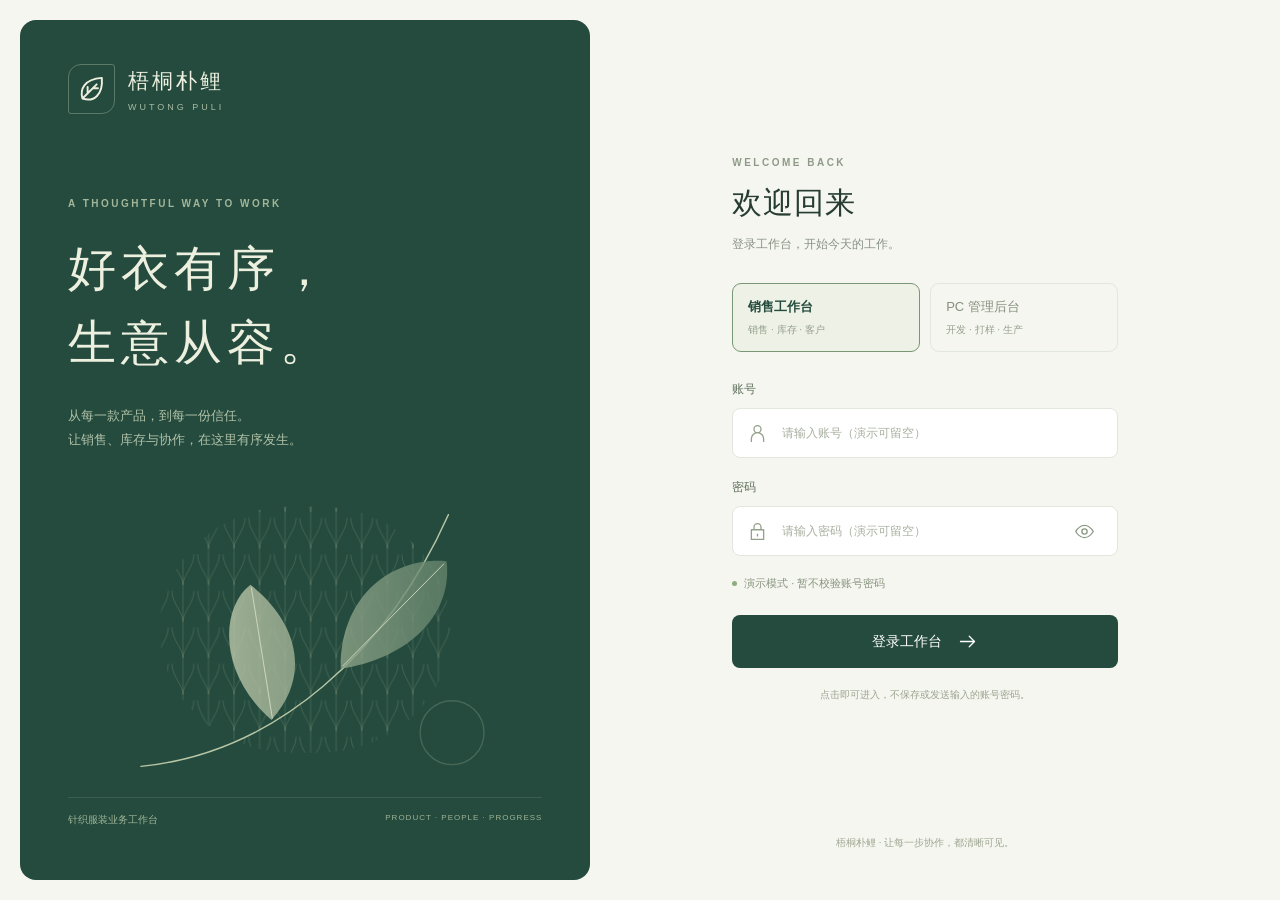
<file: login.html>
<!DOCTYPE html>
<html lang="zh-CN"><head><meta charset="utf-8"><meta name="viewport" content="width=device-width,initial-scale=1"><meta name="theme-color" content="#244b3e"><title>登录 · 梧桐朴鲤</title><link rel="stylesheet" href="assets/login.css?v=10"></head><body>
<main class="login-shell">
<section class="brand-panel" aria-label="梧桐朴鲤品牌介绍">
<a class="brand" href="login.html"><span class="brand-symbol"><svg viewBox="0 0 24 24" aria-hidden="true"><path d="M5 19C3 12 6 4 20 3c1 13-6 19-15 16ZM5 19 16 8M9 15v-5m4 1h4"/></svg></span><span>梧桐朴鲤<small>WUTONG PULI</small></span></a>
<div class="brand-story"><div class="eyebrow">A THOUGHTFUL WAY TO WORK</div><h1>好衣有序，<br>生意从容。</h1><p>从每一款产品，到每一份信任。<br>让销售、库存与协作，在这里有序发生。</p></div>
<svg class="brand-art" viewBox="0 0 520 320" role="img" aria-label="自绘针织线条与叶片插画"><defs><pattern id="knit" width="28" height="40" patternUnits="userSpaceOnUse"><path d="M2 3c0 13 12 23 12 33C14 26 26 16 26 3M14 0v40" fill="none" stroke="#b8c4a4" stroke-width="1" opacity=".22"/></pattern><linearGradient id="leaf"><stop stop-color="#bac6a8"/><stop offset="1" stop-color="#64836b"/></linearGradient></defs><rect x="100" y="30" width="320" height="270" rx="145" fill="url(#knit)"/><path d="M80 315C230 300 351 187 417 39" fill="none" stroke="#b7c6a5" stroke-width="1.5"/><path d="M223 264C164 213 167 141 200 116c49 38 69 97 23 148ZM299 208c-1-79 55-123 116-118 7 59-42 107-116 118Z" fill="url(#leaf)" opacity=".8"/><path d="m201 119 23 143m77-57 111-112" stroke="#d2dbc3" stroke-width="1" fill="none"/><circle cx="421" cy="278" r="35" fill="none" stroke="#aebe9f" opacity=".25"/></svg>
<footer>针织服装业务工作台 <span>PRODUCT · PEOPLE · PROGRESS</span></footer>
</section>
<section class="form-panel"><div class="login-form"><div class="eyebrow">WELCOME BACK</div><h2>欢迎回来</h2><p class="intro">登录工作台，开始今天的工作。</p>
<div class="terminal-tabs" role="group" aria-label="选择登录终端"><button id="salesTab" type="button" class="active" aria-pressed="true" onclick="chooseTerminal('sales')">销售工作台<small>销售 · 库存 · 客户</small></button><button id="adminTab" type="button" aria-pressed="false" onclick="chooseTerminal('admin')">PC 管理后台<small>开发 · 打样 · 生产</small></button></div>
<form id="loginForm" novalidate>
<label for="account">账号</label><div class="input-wrap"><svg viewBox="0 0 24 24" aria-hidden="true"><path d="M5 21v-3a7 7 0 0 1 14 0v3M12 3a4 4 0 1 0 0 8 4 4 0 0 0 0-8Z"/></svg><input id="account" name="account" autocomplete="off" placeholder="请输入账号（演示可留空）"></div>
<label for="password">密码</label><div class="input-wrap"><svg viewBox="0 0 24 24" aria-hidden="true"><path d="M5 10h14v11H5V10Zm3 0V7a4 4 0 0 1 8 0v3m-4 5v2"/></svg><input id="password" name="password" type="password" autocomplete="off" placeholder="请输入密码（演示可留空）"><button class="eye" type="button" id="showPassword" aria-label="显示密码" aria-pressed="false"><svg viewBox="0 0 24 24" aria-hidden="true"><path d="M2 12s4-7 10-7 10 7 10 7-4 7-10 7S2 12 2 12Zm10-3a3 3 0 1 0 0 6 3 3 0 0 0 0-6Z"/></svg></button></div>
<div class="demo-note"><span></span>演示模式 · 暂不校验账号密码</div><button class="login-button" type="submit">登录工作台<svg viewBox="0 0 24 24" aria-hidden="true"><path d="M4 12h16m-6-6 6 6-6 6"/></svg></button>
<p class="privacy">点击即可进入，不保存或发送输入的账号密码。</p>
</form></div><footer>梧桐朴鲤 · 让每一步协作，都清晰可见。</footer></section></main>
<script src="assets/login.js?v=10"></script></body></html>
</file>
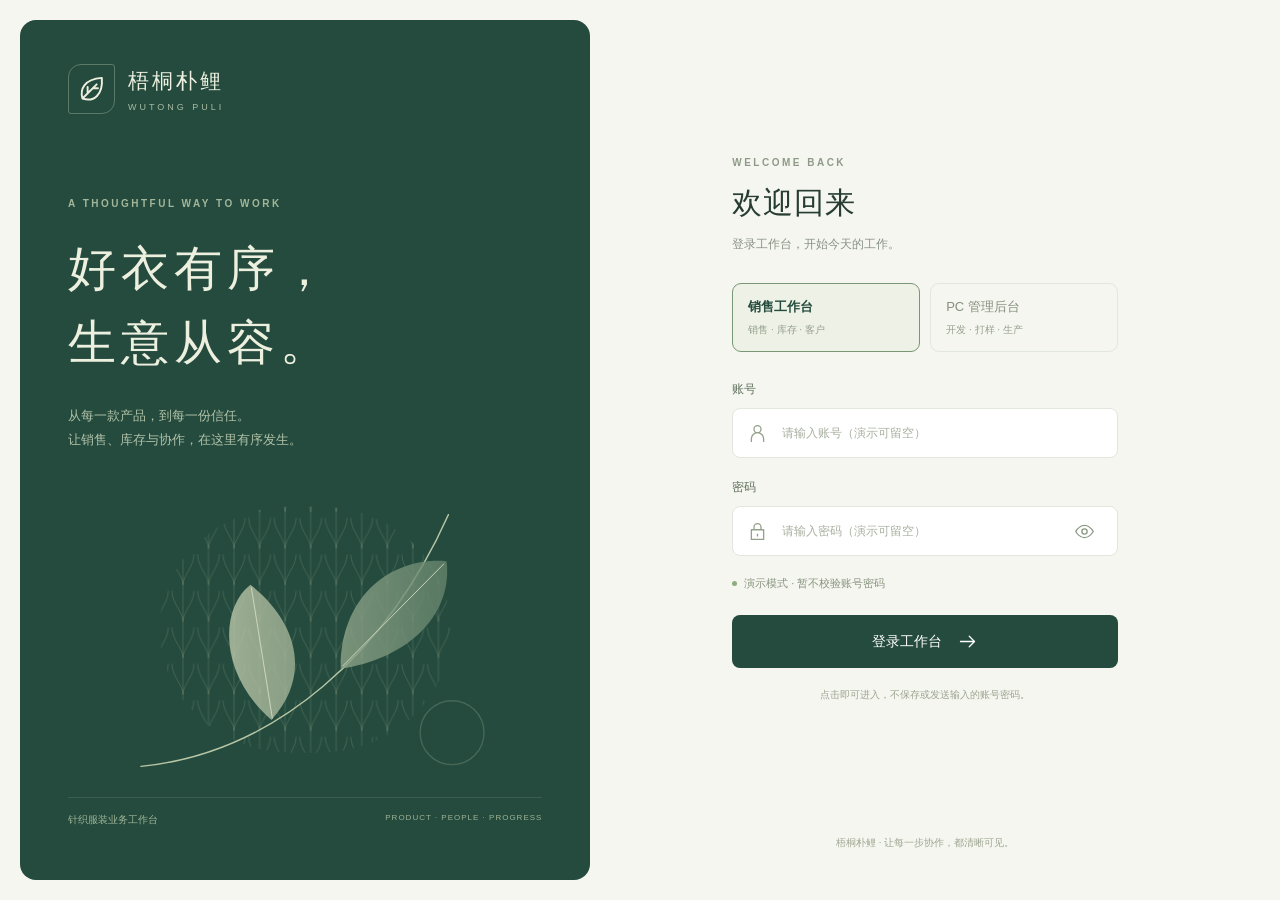
<file: sales.html>
<!DOCTYPE html>
<html lang="zh-CN"><head><script src="assets/preview-entry.js?v=10"></script><meta charset="utf-8"><meta name="viewport" content="width=device-width,initial-scale=1,viewport-fit=cover"><meta name="theme-color" content="#244b3e"><meta name="description" content="梧桐朴鲤销售端高保真交互原型：产品、客户、订单、销售、退货、库存、成产跟单、分析及配货管理。"><title>梧桐朴鲤 · 销售工作台</title><link rel="stylesheet" href="assets/sales-v8.css?v=9"><link rel="stylesheet" href="assets/document-lists.css?v=9"><link rel="stylesheet" href="assets/ipad-workspace.css?v=11"><link rel="stylesheet" href="assets/multi-sale.css?v=12"><link rel="stylesheet" href="assets/order-fulfillment.css?v=16"></head><body><div id="app"></div><div id="overlay"></div><div id="toasts" role="status" aria-live="polite"></div><script src="assets/sales-v8.js?v=15"></script><script src="assets/document-lists.js?v=14"></script><script src="assets/preview-account.js?v=10"></script><script src="assets/ipad-workspace.js?v=12"></script><script src="assets/multi-sale.js?v=12"></script><script src="assets/order-fulfillment.js?v=16"></script></body></html>
</file>
<file: assets/login.css>
:root{--green:#244b3e;--ink:#273d31;--muted:#879285;--line:#e1e7dc}*{box-sizing:border-box}body{margin:0;background:#f6f6f1;color:var(--ink);font:14px 'Microsoft YaHei','PingFang SC',sans-serif}button,input{font:inherit}button,a,input{-webkit-tap-highlight-color:transparent}button{cursor:pointer}svg{width:21px;height:21px;fill:none;stroke:currentColor;stroke-width:1.5;stroke-linecap:round;stroke-linejoin:round}button:focus-visible,a:focus-visible,input:focus-visible{outline:3px solid #9eb89e;outline-offset:3px}.login-shell{min-height:100dvh;display:grid;grid-template-columns:46% 54%;padding:20px;gap:0}.brand-panel{background:var(--green);border-radius:16px;color:#edf0df;display:flex;flex-direction:column;padding:44px 48px 26px;position:relative;overflow:hidden}.brand{display:flex;gap:13px;align-items:center;color:inherit;text-decoration:none;font-size:21px;letter-spacing:3px;position:relative;z-index:1}.brand small{display:block;font-size:9px;letter-spacing:3px;margin-top:7px;color:#a9bba3}.brand-symbol{border:1px solid #91a58a85;width:47px;height:50px;display:grid;place-items:center;border-radius:13px 3px}.brand-symbol svg{width:31px;height:31px}.brand-story{margin-top:84px;z-index:1}.eyebrow{font-size:10px;letter-spacing:2.5px;font-weight:600;color:#8e9a87}.brand-story .eyebrow{color:#a3b69a}h1{font-size:48px;line-height:1.55;font-weight:450;letter-spacing:5px;margin:23px 0}p{line-height:1.9}.brand-story p{font-size:13px;color:#b2c2a8;margin:0}.brand-art{width:100%;height:285px;flex:1;min-height:160px;max-height:320px;stroke:none;margin:12px 0}.brand-panel footer{font-size:10px;color:#9eb495;display:flex;justify-content:space-between;gap:20px;padding-top:15px;border-top:1px solid #9fb19630}.brand-panel footer span{font-size:8px;letter-spacing:1px}.form-panel{display:flex;flex-direction:column;justify-content:center;align-items:center;padding:60px 40px 30px;position:relative}.login-form{width:100%;max-width:386px;margin:auto}h2{font-size:30px;letter-spacing:1px;margin:15px 0 9px;font-weight:550}.intro{font-size:12px;color:var(--muted);margin:0 0 28px}.terminal-tabs{display:grid;grid-template-columns:1fr 1fr;gap:10px;margin-bottom:29px}.terminal-tabs button{text-align:left;background:transparent;border:1px solid var(--line);border-radius:9px;padding:14px 15px;color:#84917d;font-size:13px}.terminal-tabs button small{display:block;font-size:10px;margin-top:7px;font-weight:400;color:#94a08d}.terminal-tabs button.active{border-color:#7a9775;background:#edf1e6;color:var(--green);font-weight:600}form>label{display:block;font-size:12px;margin:21px 0 10px;color:#5e705a}.input-wrap{display:flex;align-items:center;border:1px solid var(--line);border-radius:8px;background:#fff;gap:12px;padding:0 14px;height:50px;color:#94a18a}.input-wrap:focus-within{border-color:#8da384;box-shadow:0 0 0 3px #829f7410}.input-wrap input{flex:1;min-width:0;border:0;background:transparent;height:100%;outline:none;font-size:12px;color:var(--ink)}input::placeholder{color:#a8b09f}.eye{display:grid;place-items:center;width:38px;height:42px;border:0;background:transparent;color:#879780;padding:8px}.demo-note{font-size:11px;color:#87957e;display:flex;align-items:center;gap:7px;margin:20px 0 24px}.demo-note span{width:5px;height:5px;background:#8eac7d;border-radius:50%}.login-button{width:100%;border:0;border-radius:8px;display:flex;align-items:center;justify-content:center;gap:15px;background:var(--green);color:#fff;padding:16px;min-height:50px;font-size:14px;transition:.2s}.login-button:hover{background:#345c45}.privacy{font-size:10px;color:#9ba48f;text-align:center;margin-top:17px}.form-panel>footer{margin-top:45px;color:#9da690;font-size:10px}@media(min-width:1550px){.login-shell{padding:30px;max-width:1800px;margin:auto}.brand-panel{padding:55px 65px}.brand-story{margin-top:110px}h1{font-size:58px}}@media(max-width:1000px){.login-shell{grid-template-columns:42% 58%;padding:14px}.brand-panel{padding:30px 26px}.brand-story{margin-top:65px}h1{font-size:36px}.brand-panel footer span{display:none}.form-panel{padding:40px 32px 25px}.brand-story .eyebrow{font-size:8px;letter-spacing:1.2px}.brand-art{max-height:240px}}@media(max-width:700px){.login-shell{display:block;padding:0}.brand-panel{border-radius:0;padding:23px 25px}.brand{font-size:18px}.brand-symbol{width:38px;height:41px}.brand small{font-size:8px}.brand-story,.brand-art,.brand-panel footer{display:none}.form-panel{padding:38px 26px 25px;min-height:calc(100dvh - 87px)}.login-form{max-width:410px}h2{font-size:27px}.form-panel>footer{margin-top:30px}.terminal-tabs{margin-bottom:25px}.privacy{font-size:10px}}
</file>
<file: assets/sales-v8.css>
:root{--bg:#f6f6f2;--paper:#fff;--ink:#202d29;--muted:#87918b;--green:#244b3e;--green2:#35624e;--pale:#eaf0e9;--line:#e7eae3;--gold:#a47846;--amber:#aa773b;--red:#b86350;--shadow:0 12px 45px #243b2b0d}*{box-sizing:border-box}body{margin:0;font-family:Inter,'Microsoft YaHei','PingFang SC',sans-serif;color:var(--ink);background:var(--bg);font-size:13px;letter-spacing:.1px}button,input,select,textarea{font:inherit}button,a{touch-action:manipulation}button{cursor:pointer;border:1px solid var(--line);background:white;border-radius:8px;padding:10px 14px;color:var(--ink);display:inline-flex;align-items:center;justify-content:center;gap:7px;min-height:40px;transition:.18s}button:hover{border-color:#a7b8ac;background:#f3f6f1}button:disabled{opacity:.45;cursor:not-allowed}a{color:var(--green);text-decoration:none}button:focus-visible,a:focus-visible,input:focus-visible,select:focus-visible,textarea:focus-visible{outline:3px solid #91b6a2;outline-offset:3px}.primary{background:var(--green);border-color:var(--green);color:#fff}.primary:hover{background:#35604b;color:#fff}.soft{background:var(--pale);border-color:transparent;color:var(--green)}.danger{color:var(--red);background:#fbf1ed;border-color:#efdcd4}.textbtn{border:0;background:transparent;color:var(--green);padding:7px 3px}.iconbtn{padding:9px;width:40px;flex-shrink:0}.ico{width:19px;height:19px;fill:none;stroke:currentColor;stroke-width:1.6;stroke-linecap:round;stroke-linejoin:round;flex-shrink:0}.tiny{font-size:11px;color:var(--muted)}.subtle{color:var(--muted)}h1,h2,h3,p{margin:0}h1{font-size:27px;letter-spacing:.5px;font-weight:600}h2{font-size:16px;font-weight:600}h3{font-size:14px}p{line-height:1.8}.mono{font-variant-numeric:tabular-nums;letter-spacing:.5px}.eyebrow{font-size:10px;letter-spacing:2.2px;color:var(--muted);margin-bottom:10px;font-weight:600}.brand{display:flex;align-items:center;gap:11px;padding:28px 22px 24px}.brandmark{background:var(--green);color:#e6eadb;display:grid;place-items:center;width:38px;height:42px;border-radius:12px 3px 12px 3px}.brandmark .ico{width:27px;height:27px}.brand strong{font-size:17px;letter-spacing:2px}.brand small{display:block;font-size:8px;letter-spacing:2.6px;margin-top:5px;color:#99a294}.sidebar{width:212px;background:#fcfcf8;border-right:1px solid var(--line);position:fixed;inset:0 auto 0 0;z-index:30;display:flex;flex-direction:column}.store{margin:0 18px 20px;padding:12px;background:#f1f3ed;border:1px solid #e7ebe1;border-radius:9px;display:flex;align-items:center;gap:10px}.store b{font-size:12px;display:block}.store small{display:block;color:var(--muted);font-size:10px;margin-top:4px}.navlabel{padding:0 25px 10px;font-size:10px;color:#9ba498;letter-spacing:2px}.nav{padding:0 12px;flex:1;overflow:auto}.nav a{display:flex;align-items:center;gap:12px;padding:12px 15px;border-radius:8px;color:#6b786e;margin-bottom:4px;position:relative;font-size:13px;min-height:44px}.nav a.active{background:var(--green);color:#fff;box-shadow:0 5px 13px #254b3f14}.nav a:hover:not(.active){background:#edf0e9}.nav a em{font-style:normal;font-size:10px;background:#e9ede4;color:#6e7d6b;min-width:19px;text-align:center;border-radius:4px;padding:2px 4px;margin-left:auto}.nav a.active em{background:#476653;color:white}.navfoot{padding:15px 19px;border-top:1px solid var(--line);display:flex;gap:10px;align-items:center;font-size:12px}.avatar{width:34px;height:34px;border-radius:50%;background:#ece9df;overflow:hidden;flex-shrink:0}.avatar svg{width:100%;height:100%}.workspace{margin-left:212px}.topbar{height:70px;border-bottom:1px solid var(--line);padding:0 32px;display:flex;align-items:center;justify-content:space-between;background:#fffef9e6;gap:12px}.breadcrumb{display:flex;gap:10px;align-items:center;color:var(--muted);font-size:11px}.breadcrumb b{color:#536459;font-weight:500}.topactions{display:flex;align-items:center;gap:17px;font-size:11px}.topsearch{border:0;background:transparent;color:#8a948c;min-width:165px;font-size:11px}.demo{display:flex;align-items:center;gap:6px;color:#8a958b;font-size:10px}.dot{width:5px;height:5px;background:#8eaa85;border-radius:50%;display:inline-block}.main{max-width:1680px;margin:auto;padding:30px 32px 40px;min-height:calc(100dvh - 70px)}.pagehead{display:flex;justify-content:space-between;gap:20px;align-items:flex-end;margin-bottom:26px}.pagehead p{font-size:12px;color:var(--muted);margin-top:10px}.actions{display:flex;gap:9px;align-items:center;flex-wrap:wrap}.kpis{display:grid;grid-template-columns:repeat(4,1fr);gap:16px;margin-bottom:26px}.kpi{background:#fff;border:1px solid var(--line);padding:20px 22px;border-radius:11px;position:relative}.kpi-label{font-size:11px;color:#7a867e;display:flex;justify-content:space-between}.kpi-value{font-size:29px;font-weight:550;letter-spacing:-.6px;margin:12px 0 9px;font-variant-numeric:tabular-nums}.kpi-value small{font-size:11px;font-weight:400;letter-spacing:0;margin-left:7px;color:var(--muted)}.kpi-foot{font-size:10px;color:#94a08f}.kpi-foot b{color:#5e866c;font-weight:500;margin-right:6px}.kpi .ico{width:16px;height:16px;color:#8c9a8e}.tabs{display:flex;gap:26px;border-bottom:1px solid var(--line);margin-bottom:22px;overflow:auto;white-space:nowrap}.tabs a{color:#859084;font-size:12px;padding:0 2px 14px;position:relative;display:flex;gap:7px;align-items:center}.tabs a.active{color:var(--green);font-weight:600}.tabs a.active:after{position:absolute;bottom:0;left:0;right:0;height:2px;background:var(--green);content:''}.pill{display:inline-flex;align-items:center;gap:5px;border-radius:5px;padding:4px 7px;font-size:10px;white-space:nowrap;background:#edf3eb;color:#608461}.pill.amber{background:#f8efe3;color:#ad834b}.pill.red{background:#f9ece6;color:#b8735b}.pill.gray{background:#f0f2ed;color:#8c9489}.pill.blue{background:#e9f0f1;color:#66818a}.toolbar{display:flex;gap:10px;align-items:center;justify-content:space-between;margin-bottom:19px}.filters{display:flex;align-items:center;gap:8px;flex-wrap:wrap}.inputsearch{display:flex;align-items:center;background:white;border:1px solid var(--line);border-radius:7px;padding:0 12px;gap:8px}.inputsearch .ico{color:#92a18f;width:16px}.inputsearch input{border:0;background:transparent;width:210px;padding:11px 0;outline:none;font-size:11px}.filters select{font-size:11px;max-width:130px}.segmented{display:flex;border:1px solid var(--line);padding:3px;border-radius:7px;background:white}.segmented button{min-height:30px;padding:4px 9px;border:0;background:transparent;color:#98a193;border-radius:4px}.segmented button.active{background:#eef2e9;color:var(--green)}.products{display:grid;grid-template-columns:repeat(4,minmax(0,1fr));gap:18px}.productcard{border:1px solid var(--line);border-radius:10px;overflow:hidden;background:white;transition:.2s;text-align:left;display:block;padding:0;min-width:0}.productcard:hover{border-color:#b4c1b0;box-shadow:var(--shadow);transform:translateY(-2px);background:white}.productart{height:195px;position:relative;background:#ecece3;overflow:hidden;display:flex;align-items:center;justify-content:center}.productart>svg{width:100%;height:100%;display:block}.productart .pill{position:absolute;left:12px;top:12px;background:#ffffffd9}.productart .favorite{position:absolute;right:12px;top:13px;color:#73816d}.productbody{padding:16px}.productcode{font-size:10px;color:#9b9f91;letter-spacing:.9px;margin-bottom:7px;display:flex;justify-content:space-between}.productbody h3{font-size:13px;font-weight:500;margin-bottom:10px}.swatches{display:flex;align-items:center;gap:5px}.swatch{width:10px;height:10px;border-radius:50%;border:1px solid #0000000d}.productbottom{border-top:1px solid #f0f1eb;margin-top:13px;padding-top:12px;display:flex;justify-content:space-between;align-items:center}.price{font-size:18px;font-weight:550}.stocktext{font-size:10px;color:var(--muted)}.cataloglayout{display:grid;grid-template-columns:minmax(0,1fr) 244px;gap:22px}.cataloglayout .products{grid-template-columns:repeat(3,minmax(0,1fr))}.stack{display:flex;flex-direction:column;gap:18px}.panel{background:#fff;border:1px solid var(--line);border-radius:11px;overflow:hidden}.pad{padding:22px}.panelhead{padding:19px 22px;display:flex;align-items:center;justify-content:space-between;border-bottom:1px solid var(--line);gap:10px}.panelhead h2{font-size:13px}.panelhead span{font-size:10px}.note{padding:13px 15px;background:#f0f3ea;border-radius:7px;font-size:11px;color:#758269;line-height:1.9}.note.amber{background:#f8f1e6;color:#aa895b}.asidelead{background:var(--green);border-radius:11px;padding:23px;color:#ebf0e3;position:relative;overflow:hidden}.asidelead .eyebrow{color:#9db29d;font-size:9px}.asidelead h2{font-size:20px;font-weight:500;line-height:1.6}.asidelead p{font-size:10px;color:#b2c0ac;margin:13px 0 22px}.asidelead button{background:#f1f3e9;color:var(--green);width:100%;border:0;font-size:11px}.miniitem{display:flex;gap:11px;align-items:center;padding:14px 0;border-bottom:1px solid var(--line)}.miniitem:last-child{border:0;padding-bottom:0}.miniitem h3{font-size:11px;margin-bottom:6px}.miniitem p{font-size:10px;color:var(--muted)}.thumb{width:48px;height:56px;background:#edece5;border-radius:6px;overflow:hidden;flex-shrink:0}.thumb svg{width:100%;height:100%}.listfooter{display:flex;justify-content:space-between;align-items:center;margin-top:22px;font-size:10px;color:var(--muted)}.listfooter .actions button{padding:3px 10px;min-height:30px;font-size:10px}.tablewrap{overflow:auto}table{border-collapse:collapse;width:100%;text-align:left;font-size:11px;white-space:nowrap}th{font-weight:500;color:#91a08f;background:#f9faf6;padding:14px 17px;border-bottom:1px solid var(--line);font-size:10px}td{padding:17px;border-bottom:1px solid #eef0e9}tbody tr:last-child td{border-bottom:0}tbody tr:hover{background:#fcfcf9}td .textbtn{font-size:11px;min-height:26px;padding:0}td strong{font-weight:500}td small{display:block;color:var(--muted);font-size:10px;margin-top:6px}.productcell{display:flex;gap:11px;align-items:center}.empty{padding:60px;text-align:center;color:var(--muted);line-height:2}.two{display:grid;grid-template-columns:minmax(0,1.6fr) minmax(280px,1fr);gap:22px}.three{display:grid;grid-template-columns:repeat(3,1fr);gap:18px}.detailgrid{display:grid;grid-template-columns:repeat(2,1fr);gap:20px;margin:22px 0}.detailgrid dt{font-size:10px;color:var(--muted);margin-bottom:8px}.detailgrid dd{margin:0;font-size:12px}.rowline{display:flex;justify-content:space-between;align-items:center;padding:14px 0;border-bottom:1px solid var(--line);gap:12px;font-size:12px}.rowline:last-child{border:0}.timeline{margin:24px 0 0 8px}.event{position:relative;padding:0 0 28px 25px;border-left:1px solid #dce5d7}.event:before{content:'';position:absolute;left:-5px;top:1px;width:9px;height:9px;background:#c7d5c0;border-radius:50%;box-shadow:0 0 0 4px #f4f6f0}.event.active:before{background:#3e6850}.event:last-child{border-color:transparent;padding-bottom:0}.event b{font-size:12px;font-weight:500}.event p{font-size:10px;color:var(--muted);margin-top:7px}.progress{height:5px;border-radius:4px;background:#edf0e9;overflow:hidden;margin-top:8px}.progress>i{display:block;background:#6c9275;height:100%;border-radius:4px}.formgrid{display:grid;grid-template-columns:repeat(2,1fr);gap:17px}.field{display:flex;flex-direction:column;gap:9px;font-size:11px;margin-bottom:16px}.field label{color:#778474}.field input,.field select,.field textarea,input,select,textarea{border:1px solid #e0e6dc;padding:11px 12px;border-radius:7px;background:#fff;color:var(--ink);min-width:0}textarea{resize:vertical;min-height:95px;line-height:1.8}.field input:focus,.field textarea:focus{border-color:#8baa88;outline:none}.field small{font-size:10px;color:var(--muted)}.field.full{grid-column:1/-1}.matrix input{width:60px;padding:8px;text-align:center;font-size:12px}.matrix td,.matrix th{text-align:center}.matrix td:first-child,.matrix th:first-child{text-align:left}.summarytotal{background:#f4f6ef;margin:18px -22px -22px;padding:22px}.summarytotal .price{font-size:30px;color:var(--green)}.summarytotal button{width:100%;margin-top:20px}.floatingnote{position:fixed;bottom:14px;left:232px;font-size:9px;color:#9ca594;pointer-events:none}.drawerback{position:fixed;inset:0;z-index:80;background:#14251e40;backdrop-filter:blur(3px);display:flex;justify-content:flex-end}.drawer{background:var(--bg);height:100%;width:min(600px,100%);display:flex;flex-direction:column;box-shadow:-10px 0 50px #172b2217;animation:slide .23s}.drawer.wide{width:min(850px,100%)}.drawerheader{display:flex;justify-content:space-between;align-items:center;padding:23px 28px;border-bottom:1px solid var(--line);background:white}.drawerheader h2{font-size:18px}.drawerbody{padding:25px 28px;overflow:auto;flex:1}.drawerfooter{background:white;border-top:1px solid var(--line);padding:17px 28px;display:flex;gap:10px;justify-content:flex-end}.drawer .tabs{gap:22px}.drawer .productart{height:255px;border-radius:9px}.toast{position:fixed;bottom:30px;left:50%;transform:translateX(-50%);z-index:120;background:#244b3e;color:white;border-radius:9px;padding:14px 23px;box-shadow:0 10px 40px #102f2530;display:flex;align-items:center;gap:9px;font-size:12px}.chart{width:100%;height:230px;display:block}.chart text{font-size:10px;fill:#9ba594;font-family:inherit}.chart .grid{stroke:#edf0e7;stroke-dasharray:4 4}.chartlegend{display:flex;gap:20px;font-size:10px;color:var(--muted)}.chartlegend i{display:inline-block;width:7px;height:7px;border-radius:50%;margin-right:6px;background:#547d5d}.chartlegend i.light{background:#c6d2b7}.rank{display:flex;align-items:center;gap:12px;padding:14px 0}.rank em{font-style:normal;font-size:11px;color:#a0a890}.rank .rankbody{flex:1}.rank h3{font-size:11px;font-weight:500;display:flex;justify-content:space-between}.rank p{font-size:10px;color:var(--muted);margin-top:5px}.member{padding:24px}.member .avatar{width:60px;height:60px}.memberhead{display:flex;gap:13px;align-items:center;margin-bottom:20px}.memberhead h3{font-size:15px;margin-bottom:7px}.memberstats{display:flex;justify-content:space-between;border-top:1px solid var(--line);padding-top:18px}.memberstats b{display:block;font-size:22px;font-weight:500}.memberstats small{display:block;font-size:10px;color:var(--muted);margin-top:6px}.rule{counter-increment:rule;display:flex;gap:16px;padding:22px;border-bottom:1px solid var(--line)}.rule:before{content:counter(rule,decimal-leading-zero);color:#839776;font-size:23px}.rule h3{margin-bottom:9px;font-size:13px}.rule p{font-size:11px;color:#84917d}.scanbox{height:330px;background:#e8ede3;display:flex;align-items:center;justify-content:center;position:relative;border-radius:10px;overflow:hidden}.scanframe{width:190px;height:215px;border:1px solid #6e886060;border-radius:15px;position:relative}.scanframe:after{content:'';position:absolute;left:-15px;right:-15px;top:50%;height:2px;background:#648b58;box-shadow:0 0 24px #86b572;animation:scan 4s infinite}.scanframe svg{width:100%;height:100%}.scanbox small{position:absolute;bottom:20px;color:#8a9780;font-size:10px}.toggle{width:35px;height:20px;min-height:20px;padding:2px;border-radius:20px;background:#dce3d7;justify-content:flex-start;border:0}.toggle:before{content:'';height:16px;width:16px;border-radius:50%;background:white;box-shadow:0 1px 3px #17331d20}.toggle.on{background:#4f7955;justify-content:flex-end}.checkrow{display:flex;gap:10px;align-items:center;font-size:12px;line-height:1.8;margin:13px 0}.checkrow input{accent-color:var(--green)}.sharepage{max-width:700px;padding:36px 24px;margin:auto}.sharepage .brand{justify-content:center}.sharepage .hero{background:var(--green);color:white;padding:28px;border-radius:12px;margin-bottom:20px}.sharepage .hero p{color:#c2cfb9;font-size:12px}.sharepage h1{font-size:25px;margin:12px 0}.error{color:var(--red);font-size:11px;line-height:1.8;margin-top:9px}.menutoggle{display:none}.mobileclose{display:none}.chartclick{cursor:pointer}.actions .ico{width:16px}.printonly{display:none}@keyframes slide{from{transform:translateX(40px);opacity:.5}to{transform:translateX(0);opacity:1}}@keyframes scan{0%,100%{top:25%}50%{top:75%}}@media(min-width:1550px){.cataloglayout .products{grid-template-columns:repeat(4,minmax(0,1fr))}.productart{height:215px}}@media(max-width:1200px){.sidebar{width:186px}.brand{padding:25px 17px}.brand strong{font-size:15px}.nav a{padding:11px 12px;font-size:12px}.workspace{margin-left:186px}.main{padding:25px 22px}.topbar{padding:0 22px}.cataloglayout{grid-template-columns:minmax(0,1fr) 210px;gap:16px}.cataloglayout .products{grid-template-columns:repeat(2,minmax(0,1fr))}.productart{height:180px}.kpi{padding:18px 16px}.kpi-value{font-size:25px}.floatingnote{left:205px}.topsearch{min-width:100px}.three{gap:12px}.member{padding:18px}}@media(max-width:960px){.cataloglayout{grid-template-columns:1fr}.cataloglayout>.stack{display:grid;grid-template-columns:1fr 1fr}.cataloglayout .products{grid-template-columns:repeat(3,minmax(0,1fr))}.two{grid-template-columns:1fr}.topactions .demo,.topsearch{display:none}.kpis{gap:10px}.kpi{padding:16px 13px}.kpi-value{font-size:23px}.three{grid-template-columns:repeat(2,1fr)}.toolbar{align-items:flex-start}.productart{height:165px}.filters select{max-width:105px}.inputsearch input{width:170px}.pagehead{align-items:flex-start}.pagehead>.actions{justify-content:flex-end}}@media(max-width:700px){.sidebar{transform:translateX(-100%);transition:.2s;width:220px;box-shadow:10px 0 50px #263c301a}.sidebar.open{transform:translateX(0)}.mobileclose{display:flex;position:absolute;right:5px;top:4px;width:28px;min-height:28px;border:0}.workspace{margin:0}.menutoggle{display:inline-flex}.main{padding:22px 16px 45px}.topbar{padding:0 16px;height:60px}.topactions{gap:10px}.topactions>a{display:none}.pagehead{gap:10px;flex-wrap:wrap;margin-bottom:20px}h1{font-size:24px}.eyebrow{font-size:9px}.pagehead p{font-size:11px}.kpis{grid-template-columns:repeat(2,1fr);margin-bottom:22px}.cataloglayout .products,.products{grid-template-columns:repeat(2,minmax(0,1fr));gap:12px}.productart{height:165px}.productbody{padding:12px}.productbody h3{font-size:12px}.toolbar{flex-wrap:wrap}.filters{gap:7px}.inputsearch{width:100%}.inputsearch input{width:100%}.tabs{gap:22px}.cataloglayout>.stack{display:flex}.three{grid-template-columns:1fr}.formgrid{gap:10px}.drawerheader,.drawerbody,.drawerfooter{padding:18px}.floatingnote{left:16px;font-size:8px}.breadcrumb{gap:6px}.panelhead{padding:18px}.pad{padding:18px}.price{font-size:16px}.toast{width:85%;bottom:25px;justify-content:center}.detailgrid{gap:16px}.tablewrap{max-width:100%}.summarytotal{margin:18px -18px -18px;padding:18px}}@media print{body{background:white}.sidebar,.topbar,.pagehead .actions,.tabs,.toolbar,.floatingnote,.toast,.drawerback{display:none!important}.workspace{margin:0}.main{padding:10px}.panel{break-inside:avoid}.printonly{display:block}.products{grid-template-columns:repeat(3,1fr)}button{display:none!important}*{box-shadow:none!important}}
.two>*,.three>*,.formgrid>*,.panel,.stack{min-width:0}.productcell>div>small{display:block;color:var(--muted);font-size:10px;margin-top:6px}.floatingnote{position:static;margin-left:212px;padding:0 32px 16px;pointer-events:none}@media(max-width:1200px){.floatingnote{margin-left:186px;padding-left:22px}}@media(max-width:700px){.floatingnote{margin-left:0;padding-left:16px}}
@media(min-width:701px) and (max-width:1200px){.cataloglayout{grid-template-columns:1fr}.cataloglayout .products{grid-template-columns:repeat(3,minmax(0,1fr))}.cataloglayout>.stack{display:grid;grid-template-columns:1fr 1fr}.cataloglayout>.stack>.note{grid-column:1/-1}.navfoot{padding:15px 12px}.navfoot small{font-size:9px}}@media(prefers-reduced-motion:reduce){.drawer,.scanframe:after{animation:none}*{scroll-behavior:auto!important;transition:none!important}}
</file>
<file: assets/document-lists.css>
.docviews{display:flex;gap:8px;flex-wrap:wrap;margin-bottom:18px}.docviews button{min-width:105px}.docfilters{padding:20px;display:grid;grid-template-columns:repeat(6,minmax(0,1fr));gap:15px;margin-bottom:22px}.docfilters>label{display:flex;flex-direction:column;gap:8px;font-size:11px;color:#7a8778;min-width:0}.docfilters input,.docfilters select{width:100%;min-width:0;font-size:12px;background:#fcfdf9}.docfilterfoot{grid-column:1/-1;display:flex;align-items:center;justify-content:space-between;border-top:1px solid var(--line);padding-top:12px}.docfilterfoot input{width:auto}.doctotals{display:flex;justify-content:flex-end;gap:26px;padding:18px 22px;background:#eff3e9;font-size:12px;flex-wrap:wrap}.doctotals b{color:var(--green);font-size:15px;margin-left:7px}.documenttable table{min-width:1350px}.documenttable .tablewrap{max-height:620px;overflow:auto}.documenttable th{position:sticky;top:0;z-index:2}.documenttable td:last-child,.documenttable th:last-child{position:sticky;right:0;background:#fcfdf9;box-shadow:-3px 0 5px #253b2208}.documenttable th:last-child{z-index:3}@media(max-width:1200px){.docfilters{grid-template-columns:repeat(4,minmax(0,1fr))}}@media(max-width:700px){.docfilters{grid-template-columns:repeat(2,minmax(0,1fr));padding:15px;gap:12px}.doctotals{justify-content:flex-start;gap:14px}.docfilterfoot{flex-wrap:wrap}.docviews button{min-width:0;font-size:11px}}
</file>
<file: assets/ipad-workspace.css>
/* Sales workspace is touch-first; the PC development workspace is unchanged. */
:root{--rail:202px}body{font-family:-apple-system,BlinkMacSystemFont,'Segoe UI','Microsoft YaHei',sans-serif;font-size:15px;-webkit-text-size-adjust:100%}button,.iconbtn,.textbtn,.segmented button{min-width:44px;min-height:44px;font-size:14px}button{border-radius:10px}.iconbtn{width:44px;padding:10px}.ico{width:21px;height:21px}input,select,textarea,.field input,.field select,.field textarea,.inputsearch input,.filters select{font-size:16px;min-height:46px}input[type=checkbox]{min-height:24px;width:24px;height:24px;flex-shrink:0}.checkrow{min-height:44px;font-size:14px}.toggle{width:52px;min-width:52px;min-height:44px;height:44px;border:10px solid white;box-sizing:content-box;padding:0;background-clip:padding-box;border-radius:28px}.toggle:before{width:24px;height:24px;margin:4px}.sidebar{width:var(--rail);padding-top:env(safe-area-inset-top);padding-bottom:env(safe-area-inset-bottom)}.workspace{margin-left:var(--rail)}.brand{padding:24px 17px}.brand strong{font-size:17px}.nav a{min-height:48px;font-size:14px;padding:12px;gap:10px}.navlabel{font-size:11px}.store{margin-bottom:14px}.navfoot{padding:12px}.navfoot small{font-size:11px!important}.nav{overscroll-behavior:contain;-webkit-overflow-scrolling:touch}.topbar{position:sticky;top:0;z-index:25;min-height:68px;height:auto;padding:12px 24px;padding-top:max(12px,env(safe-area-inset-top));backdrop-filter:blur(16px);background:#fbfcf5f5}.topactions{gap:10px}.topactions .demo,.topsearch,.topactions>a{display:none}.breadcrumb{font-size:13px}.main{padding:24px;padding-bottom:calc(36px + env(safe-area-inset-bottom))}.pagehead{align-items:center;gap:18px}.pagehead h1{font-size:27px}.pagehead p{font-size:14px;max-width:650px}.pagehead .eyebrow{display:none}.pagehead .actions{flex-shrink:0}.tiny{font-size:12px}.kpi-label{font-size:13px}.kpi-foot{font-size:12px}.tabs{gap:12px;scrollbar-width:none}.tabs a{font-size:14px;min-height:48px;display:inline-flex;align-items:center;padding:10px 12px}.pill{font-size:12px;padding:5px 8px}.productbody h3{font-size:15px;line-height:1.5}.productcode{font-size:12px}.stocktext{font-size:12px}.productcell>div>small{font-size:12px;line-height:1.6}.productcard:hover{transform:none;box-shadow:none}.productcard:active{border-color:#749775;background:#f2f5eb}table{font-size:14px}th{font-size:12px;padding:16px}td{padding:14px 16px;min-height:60px}td small{font-size:12px}td .textbtn{min-height:44px;min-width:44px;font-size:14px;padding:10px}.tablewrap{overscroll-behavior-x:contain;-webkit-overflow-scrolling:touch}.panelhead h2{font-size:16px}.panelhead span{font-size:12px}.note{font-size:13px}.field{font-size:14px}.field small{font-size:12px}.detailgrid dt{font-size:13px}.detailgrid dd{font-size:15px}.event b{font-size:15px}.event p{font-size:13px}.rowline{font-size:14px}.drawer{width:min(640px,88vw);height:100dvh}.drawer.wide{width:min(850px,92vw)}.drawerheader{padding-top:max(20px,env(safe-area-inset-top))}.drawerfooter{padding-bottom:max(18px,env(safe-area-inset-bottom));flex-shrink:0}.drawerbody{overscroll-behavior:contain;-webkit-overflow-scrolling:touch}.drawerfooter button{min-height:48px}.drawerheader button{min-width:44px;min-height:44px}.docviews{flex-wrap:nowrap;overflow-x:auto;gap:8px;padding-bottom:5px;scrollbar-width:none}.docviews button{flex:0 0 auto;font-size:14px;min-height:46px;min-width:110px}.ipad-filterbar{display:flex;align-items:center;justify-content:space-between;gap:14px;margin:14px 0 18px}.ipad-filterbar p{font-size:13px;color:#7a8975}.ipad-filterbar .actions{flex-shrink:0}.ipad-filterbar button{min-width:100px}.drawer .docfilters{display:grid;grid-template-columns:repeat(2,minmax(0,1fr));padding:0;border:0;background:transparent;gap:18px;overflow:visible}.drawer .docfilters>label{font-size:14px}.drawer .docfilters input,.drawer .docfilters select{font-size:16px}.drawer .docfilterfoot{position:sticky;bottom:-25px;padding:14px 0;background:var(--bg);z-index:2;flex-wrap:wrap;gap:10px}.documenttable table{min-width:1650px}.documenttable .tablewrap{max-height:none}.documenttable th:first-child,.documenttable td:first-child{position:sticky;left:0;z-index:2;background:#fbfcf7;box-shadow:3px 0 6px #243b220a;min-width:160px}.documenttable th:first-child{z-index:4}.documenttable th:last-child{z-index:4}.documenttable td{height:76px}.documenttable tr:active td{background:#edf3e6}.doctotals{font-size:14px;gap:20px}.ipad-scrollhint{display:flex;justify-content:space-between;gap:12px;color:#809076;padding:12px 20px;background:#fafbf6;border-top:1px solid var(--line);font-size:12px}.ipad-stepper{display:flex;align-items:center;justify-content:center;gap:4px}.ipad-stepper button{padding:8px;min-width:44px;width:44px;height:46px}.matrix .ipad-stepper input{width:56px;min-width:56px;height:46px;font-size:18px;padding:6px;appearance:textfield;-moz-appearance:textfield}.ipad-stepper input::-webkit-inner-spin-button,.ipad-stepper input::-webkit-outer-spin-button{-webkit-appearance:none;margin:0}.matrix td{min-width:160px;padding:14px 10px}.matrix th{font-size:14px}.matrix small{font-size:12px;margin-top:10px;display:block}.ipad-sale-dock{position:fixed;bottom:0;left:var(--rail);right:0;z-index:35;background:#fffef9f5;backdrop-filter:blur(16px);border-top:1px solid #dce5d5;padding:14px 24px max(14px,env(safe-area-inset-bottom));display:flex;justify-content:space-between;align-items:center;gap:20px;box-shadow:0 -8px 30px #233d2907}.ipad-sale-dock small{display:block;color:#879580;font-size:12px;margin-bottom:5px}.ipad-sale-dock strong{font-size:24px;color:var(--green)}.ipad-sale-dock button{min-height:50px;min-width:190px}.sale-touch-page{padding-bottom:130px}.sale-touch-page .summarytotal>button{display:none}.sale-touch-page .summarytotal>p:last-child{display:none}.keyboard-open .ipad-sale-dock{display:none}.ipad-nav-scrim{display:none}.floatingnote{margin-left:var(--rail);font-size:11px}.ipad-shell .mobileclose{width:44px;min-height:44px}.ipad-shell .summarytotal .price{font-size:27px}.ipad-shell .memberhead h3{font-size:17px}.ipad-shell .memberstats small{font-size:12px}@media(min-width:1024px) and (max-width:1250px){.pagehead{flex-wrap:wrap}.pagehead .actions{margin-left:auto}.sale-touch-page>.two{grid-template-columns:minmax(0,1fr)}.sale-touch-page .summarytotal{display:none}.cataloglayout .products{grid-template-columns:repeat(3,minmax(0,1fr))}}@media(max-width:1023px){:root{--rail:0px}.sidebar{width:264px;transform:translateX(-100%);box-shadow:12px 0 40px #10251a20;z-index:70;padding-top:max(10px,env(safe-area-inset-top));transition:transform .2s}.sidebar.open{transform:translateX(0)}.sidebar .brand{padding-top:45px}.sidebar .mobileclose{display:flex;right:12px;top:max(10px,env(safe-area-inset-top));position:absolute}.workspace{margin-left:0}.menutoggle{display:flex}.ipad-nav-scrim.visible{display:block;position:fixed;inset:0;background:#152d1e50;backdrop-filter:blur(2px);z-index:60}.floatingnote{margin-left:0}.pagehead{flex-wrap:wrap}.pagehead .actions{margin-left:auto}.cataloglayout .products{grid-template-columns:repeat(3,minmax(0,1fr))}.main{padding:22px}.two{grid-template-columns:minmax(0,1fr)}.drawer,.drawer.wide{width:min(700px,94vw)}.kpis{grid-template-columns:repeat(2,1fr)}.sale-touch-page{padding-bottom:140px}.topbar{padding-inline:20px}.ipad-sale-dock{left:0}.sidebar.open .nav{padding-bottom:15px}.navfoot{flex-shrink:0}}@media(max-width:600px){.main{padding:20px 16px}.pagehead h1{font-size:24px}.pagehead .actions{margin:0;width:100%}.pagehead .actions>button{flex:1}.cataloglayout .products{grid-template-columns:repeat(2,minmax(0,1fr))}.productbody h3{font-size:14px}.drawer,.drawer.wide{width:100%;border-radius:0}.drawerbody{padding:20px 16px}.drawer .docfilters{gap:14px}.ipad-filterbar{align-items:flex-start}.ipad-filterbar p{font-size:12px}.ipad-sale-dock{padding:12px 16px max(12px,env(safe-area-inset-bottom));gap:10px}.ipad-sale-dock button{min-width:160px;font-size:13px}.ipad-sale-dock strong{font-size:21px}.sale-touch-page{padding-bottom:130px}.topbar{padding-inline:16px}.breadcrumb>span:first-of-type{display:none}.ipad-scrollhint{font-size:11px}.documenttable td:first-child,.documenttable th:first-child{min-width:145px}.doctotals{gap:12px}}@media print{.ipad-sale-dock,.ipad-filterbar,.ipad-nav-scrim{display:none!important}.documenttable th,.documenttable td{position:static!important}.documenttable .tablewrap{overflow:visible}.documenttable table{min-width:0}.sale-touch-page{padding-bottom:0}}
</file>
<file: assets/multi-sale.css>
/* Persistent iPad navigation, including portrait and Split View. */
.ipad-shell .topbar{min-height:54px;padding:5px 20px;padding-top:max(5px,env(safe-area-inset-top))}
.ipad-shell .main{padding-top:12px}
.ipad-shell .pagehead{margin-bottom:12px;gap:12px;align-items:center;flex-wrap:nowrap}
.ipad-shell .pagehead h1{font-size:22px;white-space:nowrap}
.ipad-shell .pagehead p{display:none}
.ipad-shell .pagehead .actions{margin:0 0 0 auto;width:auto}
.ipad-shell .kpis{display:flex;gap:0;margin-bottom:12px;border:1px solid var(--line);border-radius:10px;background:white;overflow:auto}
.ipad-shell .kpi{flex:1 0 125px;min-width:0;padding:10px 14px;border:0;border-right:1px solid var(--line);border-radius:0;background:transparent}
.ipad-shell .kpi:last-child{border-right:0}
.ipad-shell .kpi-label{font-size:12px;white-space:nowrap}
.ipad-shell .kpi-label .ico,.ipad-shell .kpi-foot{display:none}
.ipad-shell .kpi-value{font-size:22px;line-height:1.2;margin:6px 0 0;white-space:nowrap}
.ipad-shell .tabs{margin-bottom:12px}
.ipad-shell .toolbar{margin-bottom:12px}
.ipad-shell .docviews{margin-bottom:0}.ipad-shell .ipad-filterbar{margin:8px 0 12px}
.ipad-shell .quick-customer{padding:12px 16px;margin-bottom:14px;gap:12px}
.ipad-shell .quick-section-title{padding:14px 20px}
@media(max-width:599px){.ipad-shell .pagehead{flex-wrap:wrap}.ipad-shell .pagehead .actions{margin-left:0}.ipad-shell .pagehead h1{font-size:21px}.ipad-shell .kpi{padding:10px 12px}}
@media (min-width:600px) and (max-width:1023px){
  :root{--rail:182px}
  .ipad-shell .sidebar{width:var(--rail);transform:none;box-shadow:none;z-index:30;padding-top:env(safe-area-inset-top)}
  .ipad-shell .sidebar .brand{padding:24px 12px}.ipad-shell .sidebar .brand strong{font-size:15px}
  .ipad-shell .sidebar .mobileclose,.ipad-shell .menutoggle,.ipad-nav-scrim.visible{display:none}
  .ipad-shell .workspace,.ipad-shell .floatingnote{margin-left:var(--rail)}
  .ipad-shell .ipad-sale-dock{left:var(--rail)}
  .ipad-shell .main{padding:20px}.ipad-shell .main.sale-touch-page{padding-bottom:130px}
}
.quick-customer{display:grid;grid-template-columns:1.4fr 1fr 1fr 1fr;gap:16px;padding:18px;margin-bottom:20px}
.quick-field{display:flex;flex-direction:column;gap:8px;color:#7b8877;font-size:12px;min-width:0}
.quick-field select,.quick-field input{width:100%;min-width:0}
.quick-sale-layout{display:grid;grid-template-columns:minmax(0,1fr) 330px;gap:20px;align-items:start}
.quick-catalog,.quick-basket{min-width:0;overflow:hidden}
.quick-catalog,.quick-basket{scroll-margin-top:66px}
.multi-sale-page~.ipad-sale-dock .basket-jump{min-width:90px}
.ipad-sale-dock .basket-jump{min-width:90px;margin-left:auto}
@media(max-width:800px){.ipad-sale-dock .basket-jump{display:none}}
.quick-section-title{display:flex;justify-content:space-between;align-items:center;gap:12px;padding:20px}
.quick-section-title h2{font-size:18px}.quick-section-title p{font-size:12px;color:#899480;margin:7px 0 0}
#basketCount{font-size:12px;color:#829077;font-weight:400;margin-left:8px}
.quick-search{display:flex;align-items:center;gap:10px;margin:0 20px;background:#f5f6ef;border:1px solid var(--line);padding:0 12px;border-radius:10px}
.quick-search input{width:100%;min-width:0;border:0;background:transparent;outline-offset:2px}
.quick-search .ico{flex-shrink:0;color:#829077}
.quick-categories{display:flex;overflow:auto;gap:6px;margin:12px 20px 18px;scrollbar-width:none}
.quick-categories button{white-space:nowrap;padding:8px 12px;flex-shrink:0;border-color:transparent;background:transparent;color:#77866e}
.quick-categories button[aria-pressed=true]{background:var(--green);color:white}
.quick-product-grid{display:grid;grid-template-columns:repeat(auto-fill,minmax(145px,1fr));gap:14px;padding:0 20px 20px}
button.quick-product{display:block;min-width:0;text-align:left;padding:0;border:1px solid #e4e8de;overflow:hidden;background:#fff;border-radius:12px;color:var(--text)}
button.quick-product.picked{border:2px solid #3b6955}.quick-product-image{position:relative;background:#edf0e5}
.quick-product-image>svg{display:block;width:100%;height:132px;object-fit:cover}
.picked-count{position:absolute;left:8px;top:8px;padding:5px 8px;background:#244b3e;color:white;border-radius:6px;font-size:11px}
.quick-product-info{padding:12px}.quick-product-info>small{font-size:11px;color:#8a9580}.quick-product-info>strong{display:block;font-size:14px;margin-top:6px;line-height:1.5;min-height:42px}
.quick-swatches{display:flex;align-items:center;gap:4px;margin-top:9px}.quick-swatches i{display:block;width:12px;height:12px;border:1px solid #0001;border-radius:50%}.quick-swatches span{font-size:10px;color:#7e8976;margin-left:4px}
.quick-product-price{display:flex;align-items:center;justify-content:space-between;gap:4px;margin-top:12px}.quick-product-price b{font-size:15px;color:var(--green)}.quick-product-price span{font-size:11px;color:#8a9580}
.quick-empty{grid-column:1/-1;text-align:center;padding:50px 16px;color:#88927f;font-size:14px;line-height:1.8}.quick-empty>.ico{width:40px;height:40px;margin-bottom:14px}.quick-empty h3{color:#465944;font-size:16px;margin-bottom:8px}
.quick-basket .productcell .thumb{width:48px;height:52px}.quick-basket .productcell strong{font-size:13px}.quick-basket .productcell small{font-size:12px}
.basket-style{padding:18px 20px;border-top:1px solid var(--line)}.basket-colors{margin-top:14px}.basket-colors>div{background:#f6f7f0;padding:10px 12px;border-radius:8px;margin-top:7px}
.basket-colors b{display:flex;align-items:center;gap:6px;font-size:12px;font-weight:500}.basket-colors i{width:12px;height:12px;border-radius:50%;border:1px solid #0001}.basket-colors p{font-size:12px;margin:6px 0 0;color:#6d7c64}
.basket-style-footer{display:flex;align-items:center;justify-content:space-between;gap:6px;font-size:12px;margin-top:6px}.basket-style-footer>div{display:flex}.basket-style-footer button{padding:8px;font-size:12px}
.quick-note{display:block;padding:18px 20px 0;font-size:12px;color:#7a8873;border-top:1px solid var(--line)}.quick-note textarea{display:block;width:100%;min-height:75px;margin-top:10px;font-size:14px}
.quick-stock-note{font-size:12px;line-height:1.7;color:#899480;margin:16px 20px 20px}
.sku-product{display:flex;align-items:center;justify-content:space-between;padding:0 0 22px;border-bottom:1px solid var(--line);gap:12px}.sku-product>strong{white-space:nowrap;font-size:22px;color:var(--green)}.sku-product small{font-size:12px;font-weight:400}
.sku-label{display:flex;align-items:center;justify-content:space-between;gap:10px;margin:24px 0 16px}.sku-label h3{font-size:16px}.sku-label>span{font-size:12px;color:#87957b}
.sku-colors{display:grid;grid-template-columns:repeat(3,1fr);gap:12px}.sku-colors button{min-height:76px;text-align:left;display:flex;align-items:center;gap:10px;padding:12px;border:1px solid #e0e7d8;background:#fff}
.sku-colors button[aria-pressed=true]{border:2px solid #345f49;background:#f0f5ea}.sku-colors button>i{width:28px;height:28px;flex-shrink:0;border-radius:50%;border:1px solid #0002}.sku-colors span{flex:1;font-size:14px}.sku-colors small{display:block;font-size:12px;margin-top:7px;color:#85917c}.sku-colors .ico{width:18px;flex-shrink:0}
.sku-sizes{display:grid;grid-template-columns:repeat(2,1fr);gap:14px}.sku-size{padding:18px;background:#f5f7f0;border:1px solid #e4e9de;border-radius:12px}.sku-size>div:first-child{display:flex;align-items:center;justify-content:space-between;margin-bottom:15px}.sku-size strong{font-size:21px}.sku-size small{color:#87947c;font-size:12px}
.sku-stepper{display:flex;gap:6px;justify-content:space-between}.sku-stepper button{width:48px;height:48px;min-width:44px;padding:10px}.sku-stepper input{width:70px;min-width:0;flex:1;max-width:120px;text-align:center;font-size:21px;appearance:textfield}.sku-stepper input::-webkit-inner-spin-button{-webkit-appearance:none}
.sku-stepper input[aria-invalid=true]{border:2px solid #ad5546;background:#fff4ef}.sku-selection{padding:18px;background:#edf2e6;border-radius:10px;margin-top:24px;color:#596d50;font-size:13px;line-height:1.7}.sku-selection>div{display:flex;justify-content:space-between;gap:14px;margin-bottom:6px;flex-wrap:wrap}.sku-selection b{font-weight:500}.sku-total{margin-right:auto}.sku-total small{display:block;color:#8a967f;font-size:12px;margin-bottom:4px}.sku-total strong{font-size:24px;color:var(--green)}
.sku-drawer .drawerfooter{align-items:center}.sku-drawer .drawerfooter button{min-height:52px}.sku-drawer .quick-stock-note{margin-left:0}
@media(max-width:1150px){.quick-sale-layout{grid-template-columns:minmax(0,1fr)}.quick-customer{grid-template-columns:repeat(2,minmax(0,1fr))}.quick-product-grid{grid-template-columns:repeat(3,minmax(0,1fr))}.quick-basket #quickBasket{display:grid;grid-template-columns:repeat(2,minmax(0,1fr))}.quick-basket .quick-empty{grid-column:1/-1}.basket-style:nth-child(even){border-left:1px solid var(--line)}}
@media(max-width:850px){.quick-product-grid{grid-template-columns:repeat(2,minmax(0,1fr))}.quick-basket #quickBasket{grid-template-columns:minmax(0,1fr)}.basket-style:nth-child(even){border-left:0}.quick-product-image>svg{height:150px}}
@media(max-width:599px){.quick-section-title,.quick-customer{padding:16px}.quick-product-grid{padding:0 14px 14px;gap:10px}.quick-product-info{padding:10px}.quick-product-price{flex-wrap:wrap}.quick-swatches{flex-wrap:wrap}.sku-colors{gap:6px}.sku-colors button{padding:8px;gap:6px}.sku-colors button>i{width:20px;height:20px}.sku-colors .ico{display:none}.sku-colors span{font-size:12px}.sku-size{padding:10px}.sku-sizes{gap:8px}.sku-stepper{gap:3px}.sku-stepper button{width:44px;padding:9px}.sku-stepper input{width:38px;font-size:18px}.sku-label>span{max-width:140px}.sku-product{align-items:flex-start}.sku-product>strong{font-size:18px}.sku-total strong{font-size:21px}}
</file>
<file: assets/order-fulfillment.css>
.order-pick-toolbar{display:flex;align-items:center;gap:12px;margin-bottom:16px;flex-wrap:wrap}.order-pick-toolbar .quick-search{margin:0;flex:1;min-width:200px;background:white}
.shipment-heading{display:flex;align-items:center;justify-content:space-between;gap:12px}.shipment-heading small{display:block;font-size:12px;color:#87917f;margin-top:7px}.shipment-heading{padding:16px;margin-bottom:14px;flex-wrap:wrap}.shipment-heading b{font-size:17px}.shipment-note{font-size:13px;color:#7c8973;margin:14px 20px;line-height:1.8}.shipment-lines{margin-bottom:18px}.shipment-lines table{min-width:700px}.shipment-lines td:first-child{min-width:220px}.shipment-lines td>small{display:block;margin-top:6px}.shipment-stepper{display:flex;align-items:center;gap:4px}.shipment-stepper input{width:65px;text-align:center;font-size:18px;appearance:textfield}.shipment-stepper input::-webkit-inner-spin-button{-webkit-appearance:none}.shipment-stepper button{padding:9px;min-width:44px;height:46px}.shipment-dock{position:fixed;bottom:0;left:var(--rail);right:0;z-index:35;border-top:1px solid var(--line);background:#fffef9f5;backdrop-filter:blur(16px);padding:14px 24px max(14px,env(safe-area-inset-bottom));display:flex;align-items:center;justify-content:space-between;gap:16px}.shipment-dock small{display:block;font-size:12px;color:#7c8973;margin-bottom:6px}.shipment-dock strong{font-size:24px;color:var(--green)}.shipment-dock button{min-height:50px}.shipment-invalid small{color:#ac5d45}.ipad-shell .main.shipment-page{padding-bottom:130px}.keyboard-open .shipment-dock{display:none}@media(max-width:599px){.shipment-dock{padding:12px 16px;gap:10px}.shipment-dock strong{font-size:21px}.shipment-dock button{font-size:12px;padding:10px}.shipment-dock small{max-width:160px}.shipment-heading .actions{gap:8px}}

.shipment-lines table{min-width:660px}.shipment-lines td:first-child{min-width:190px}.shipment-lines th:last-child,.shipment-lines td:last-child{position:sticky;right:0;background:#fbfcf7;z-index:2;box-shadow:-4px 0 8px #243b2208}.shipment-lines th:last-child{z-index:3}.shipment-lines td,.shipment-lines th{padding:12px 10px}.shipment-scroll-hint{font-size:12px;margin-block:10px}@media(min-width:1101px){.shipment-scroll-hint{display:none}}

.order-register table{min-width:930px}.order-register th,.order-register td{padding:12px 14px;white-space:nowrap}.order-register td{height:70px}.order-register th:first-child,.order-register td:first-child{position:sticky;left:0;z-index:2;background:#fbfcf7;min-width:155px;box-shadow:3px 0 6px #243b2208}.order-register th:last-child,.order-register td:last-child{position:sticky;right:0;z-index:2;background:#fbfcf7;min-width:118px;box-shadow:-3px 0 6px #243b2208}.order-register th:first-child,.order-register th:last-child{z-index:3}.order-register td.empty{position:static;box-shadow:none;text-align:center}.order-register-footer{display:flex;justify-content:flex-end;gap:24px;flex-wrap:wrap;padding:16px 20px;background:#eef2e7;border-top:1px solid var(--line);font-size:13px}.order-register-footer b{margin-left:5px}@media(max-width:599px){.order-register th:first-child,.order-register td:first-child{min-width:140px}.order-register-footer{gap:14px}}
</file>
